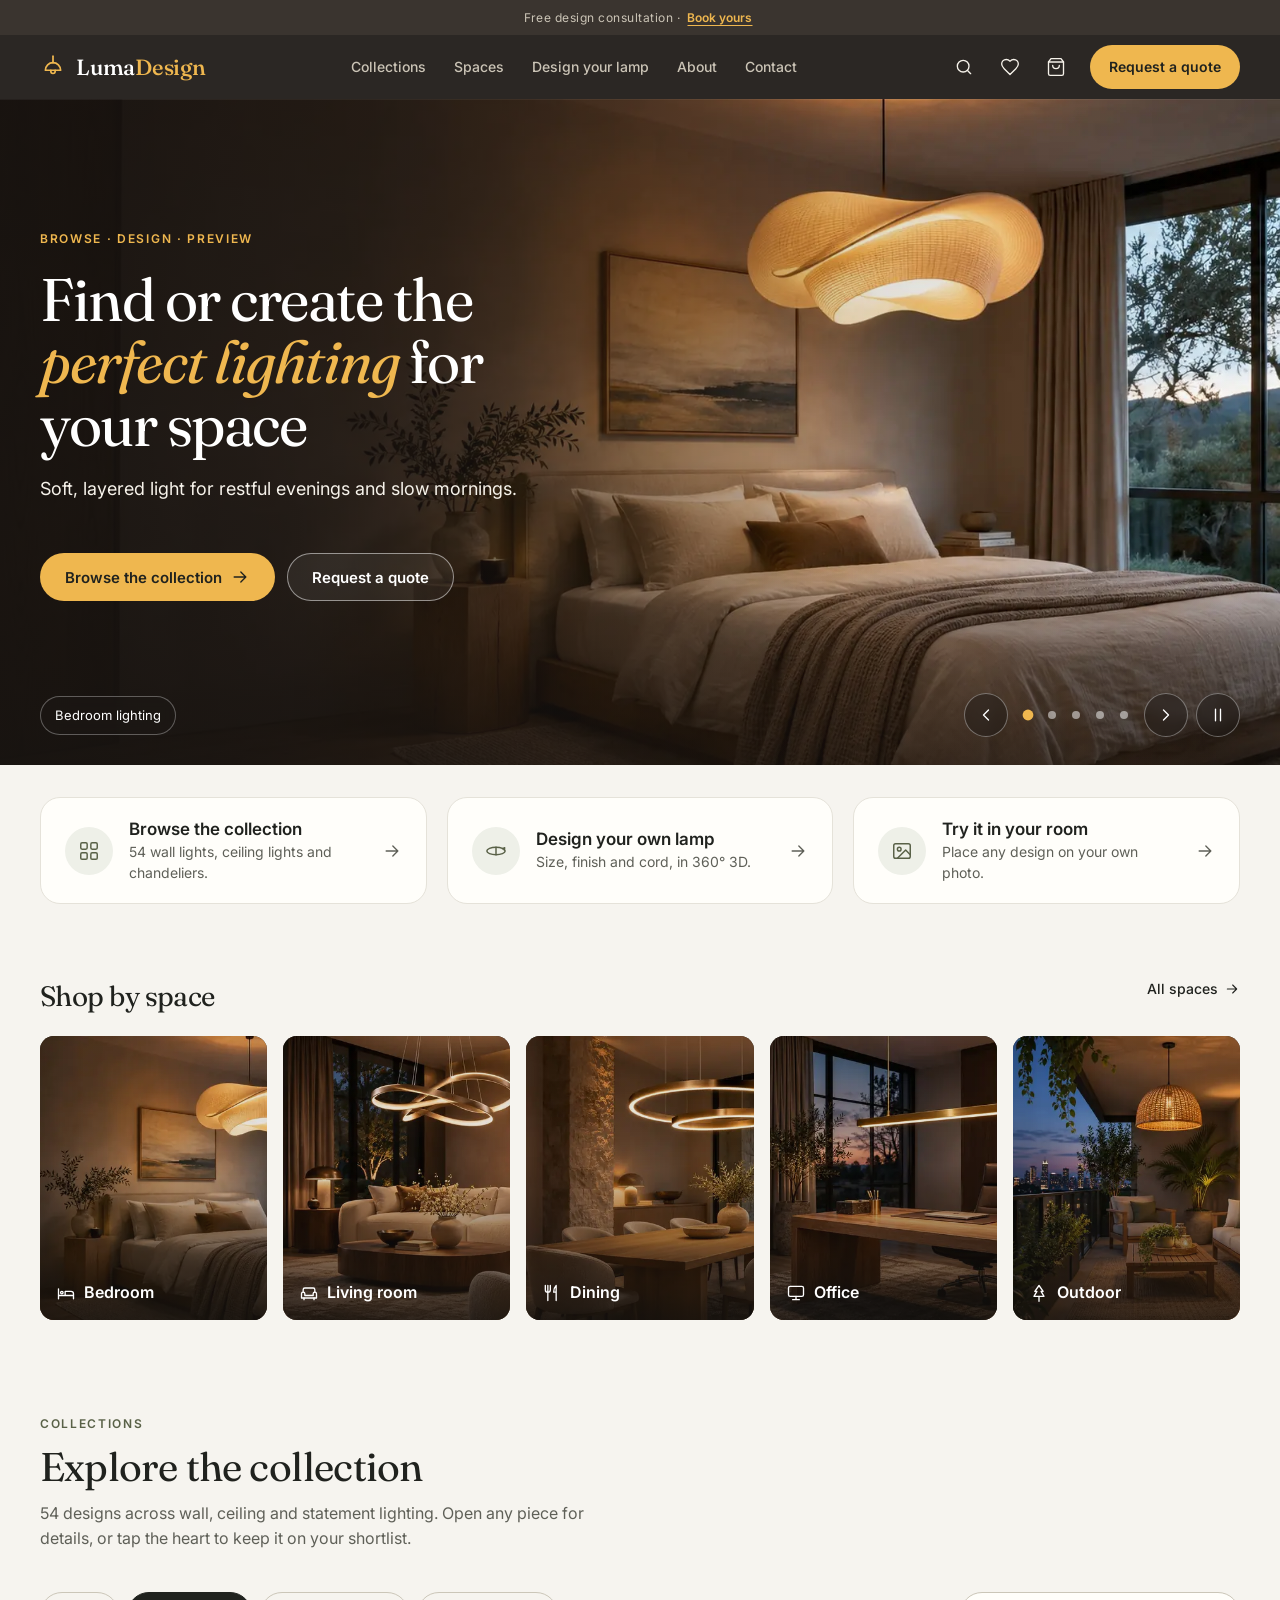
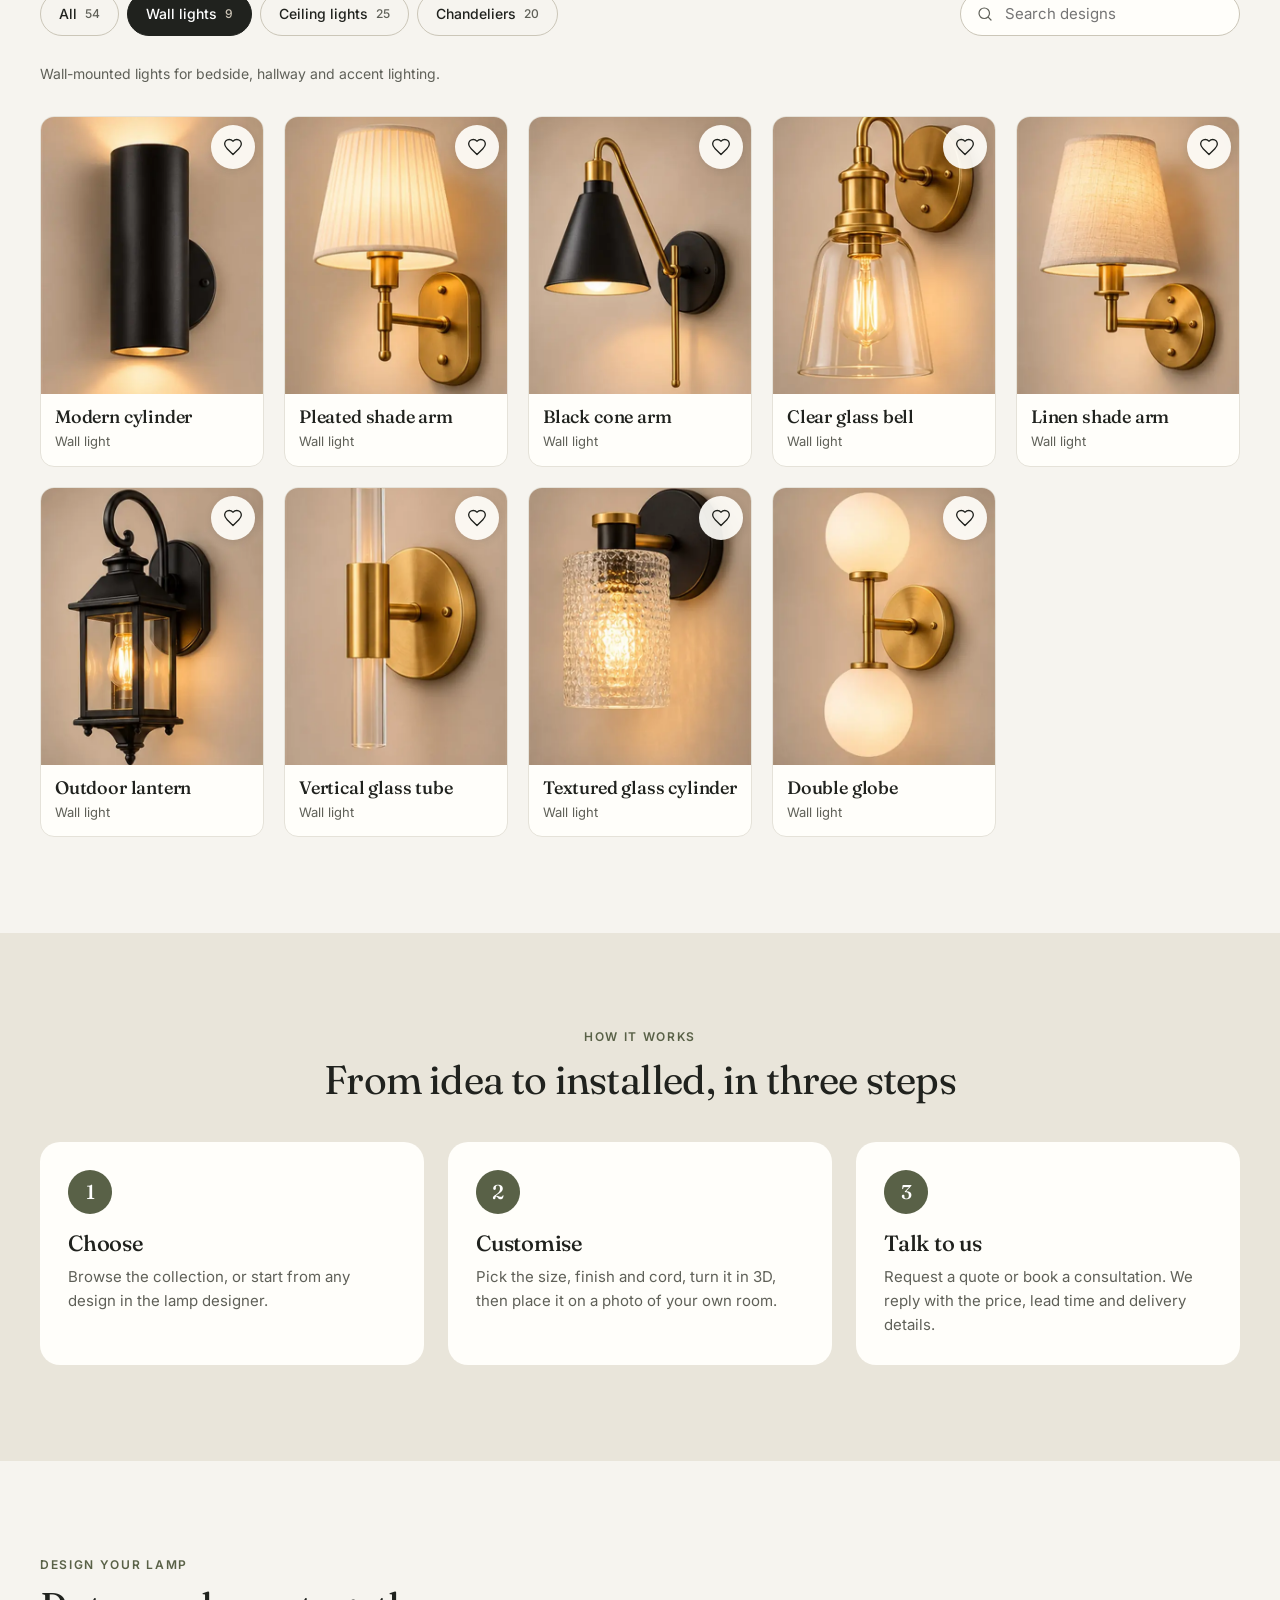
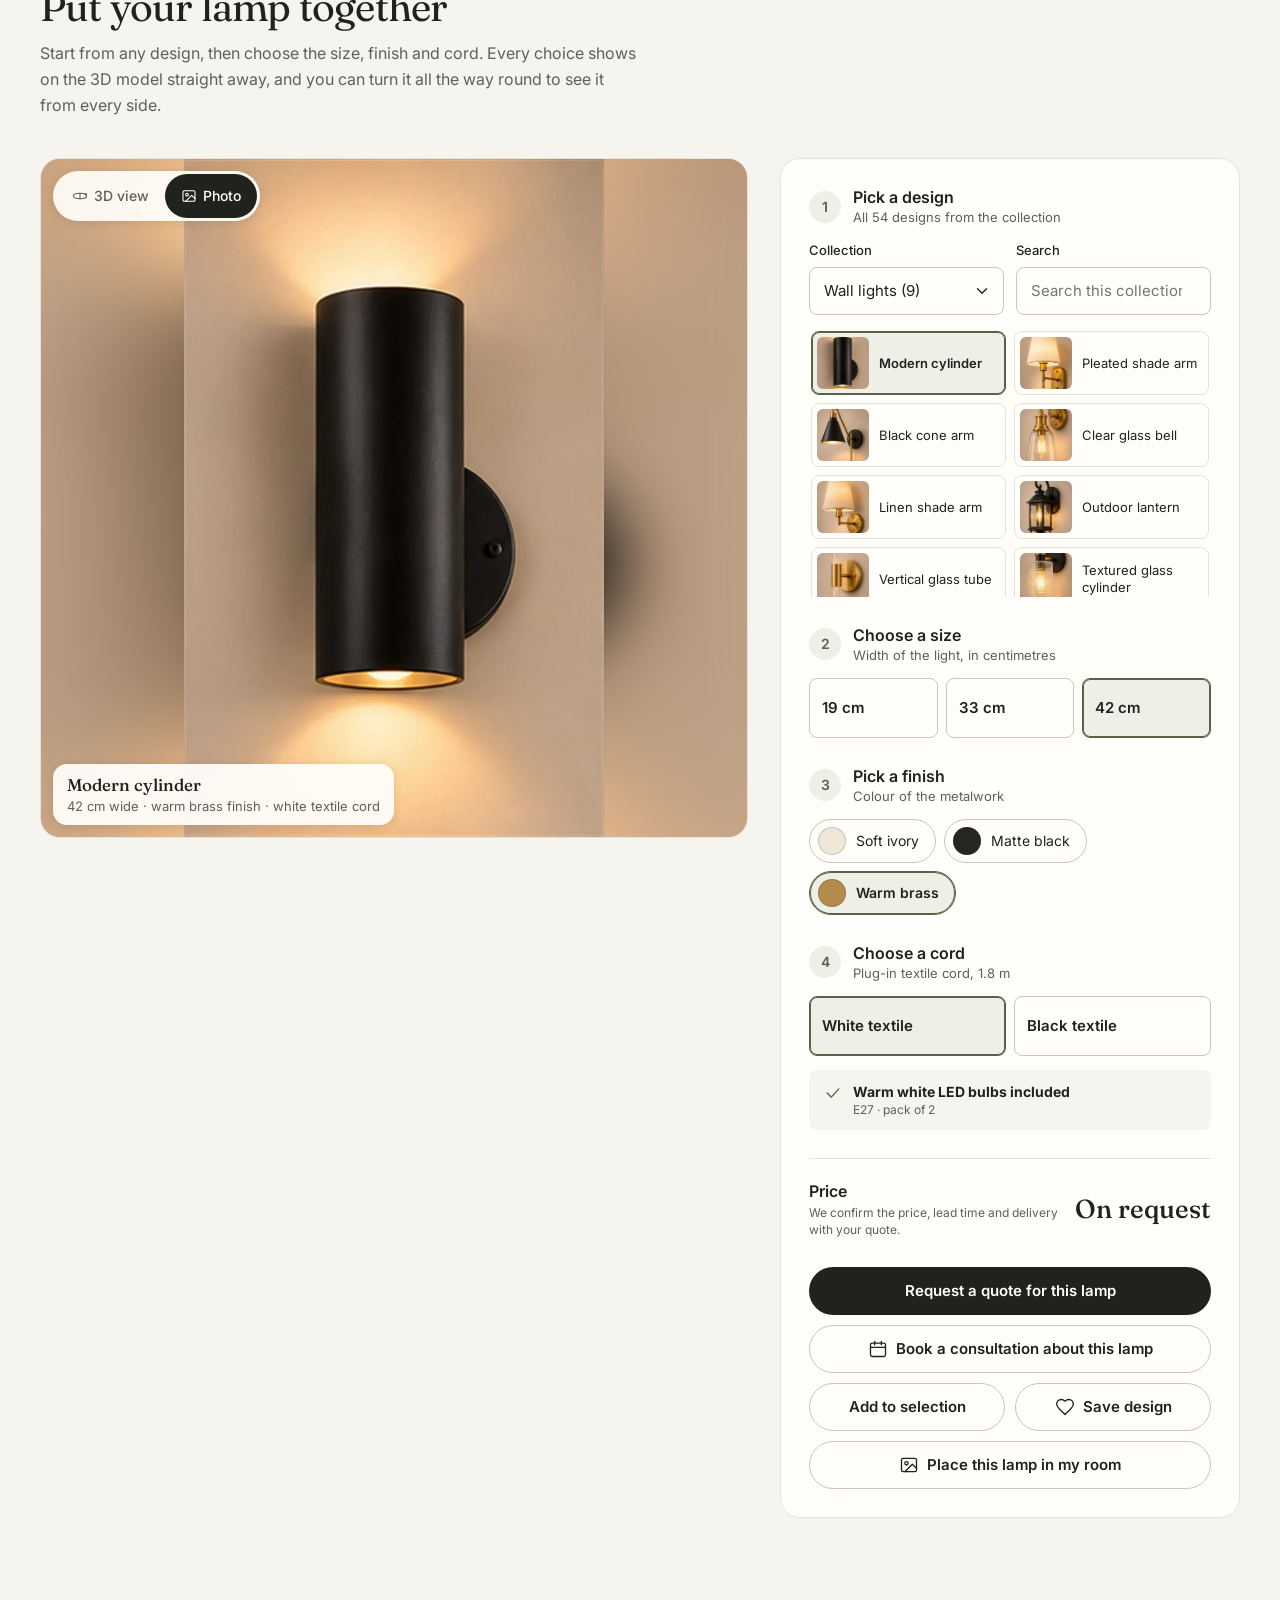
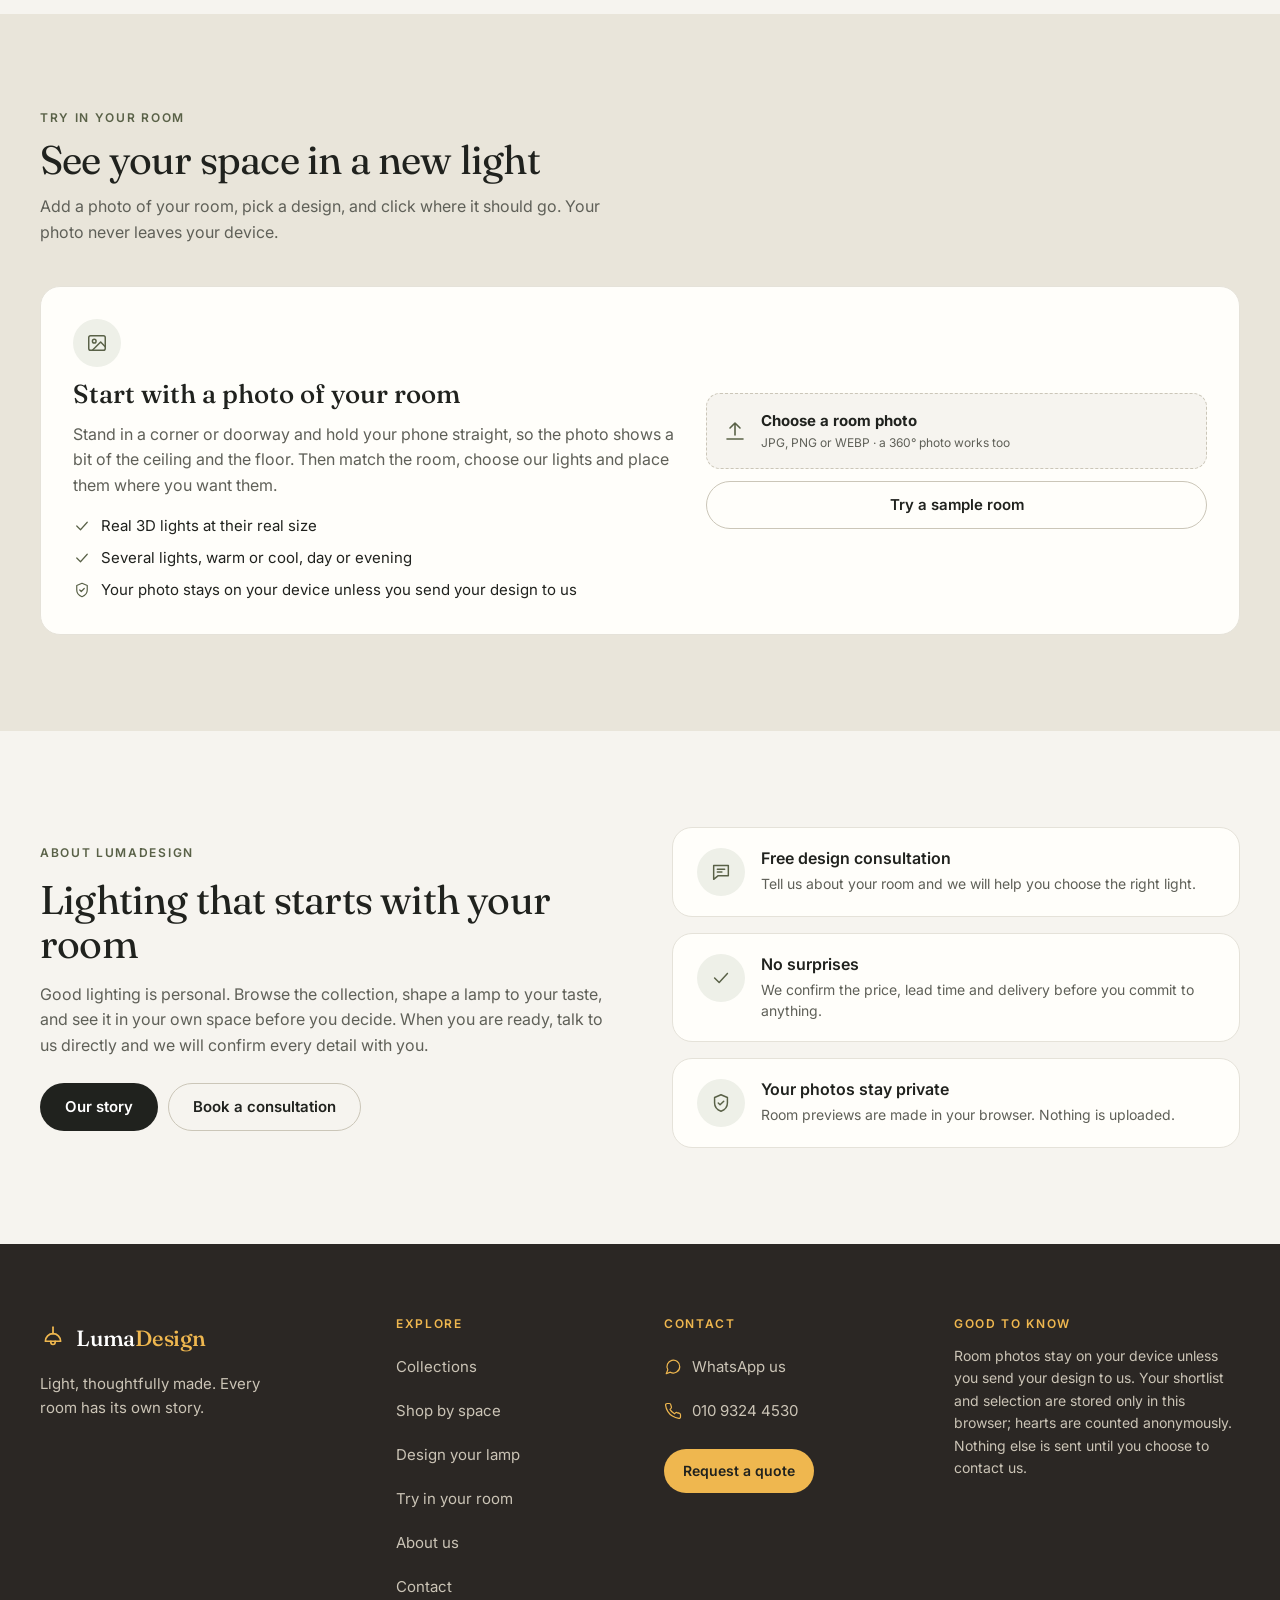
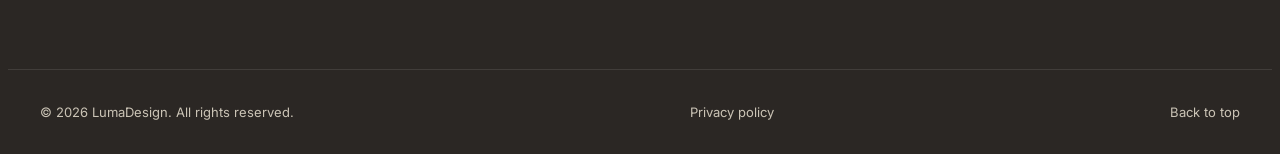
<file: index.html>
<!doctype html>
<html lang="en">
<head>
<meta charset="utf-8">
<meta name="viewport" content="width=device-width,initial-scale=1">
<meta name="theme-color" content="#2b2724">
<title>LumaDesign — Lighting designed around your space</title>
<meta name="description" content="Browse wall lights, ceiling lights and chandeliers, design your own lamp in 3D, preview it in a photo of your room, and request a quote from LumaDesign.">
<link rel="canonical" href="https://ykashef97.github.io/Lumoostudio30/">
<meta property="og:type" content="website">
<meta property="og:site_name" content="LumaDesign">
<meta property="og:title" content="LumaDesign — Lighting designed around your space">
<meta property="og:description" content="Browse the collection, design your own lamp in 3D, preview it in your room, and request a quote.">
<meta property="og:url" content="https://ykashef97.github.io/Lumoostudio30/">
<meta property="og:image" content="https://ykashef97.github.io/Lumoostudio30/og-image.jpg">
<meta property="og:image:width" content="1200">
<meta property="og:image:height" content="630">
<meta name="twitter:card" content="summary_large_image">
<link rel="icon" href="favicon.svg" type="image/svg+xml">
<link rel="preconnect" href="https://fonts.googleapis.com">
<link rel="preconnect" href="https://fonts.gstatic.com" crossorigin>
<link rel="stylesheet" href="https://fonts.googleapis.com/css2?family=Fraunces:ital,opsz,wght@0,9..144,400..600;1,9..144,400..600&family=Inter:wght@400..600&display=swap">
<link rel="preload" as="image" href="assets/img/hero/bedroom.webp" fetchpriority="high">
<link rel="stylesheet" href="assets/css/styles.css">
<link rel="modulepreload" href="assets/js/home.js">
<link rel="modulepreload" href="assets/js/visualizer.js">
<link rel="modulepreload" href="assets/js/core.js">
<link rel="modulepreload" href="assets/js/config.js">
<link rel="modulepreload" href="assets/js/content.js">
<link rel="modulepreload" href="assets/js/backend.js">
<link rel="modulepreload" href="assets/js/catalog.js">
<link rel="modulepreload" href="assets/js/media.js">
<link rel="modulepreload" href="assets/js/requests.js">
<script>document.documentElement.classList.add('js');setTimeout(function(){if(!window.LumaReady)document.documentElement.classList.remove('js')},5000)</script>
<script type="importmap">{"imports":{"three":"https://cdn.jsdelivr.net/npm/three@0.179.1/build/three.module.js","three/addons/":"https://cdn.jsdelivr.net/npm/three@0.179.1/examples/jsm/"}}</script>
</head>
<body>

<a class="skip-link" href="#main">Skip to content</a>

<p class="notice" data-cms>Free design consultation · <button class="notice-link" type="button" data-open-consult data-source="notice">Book yours</button></p>

<header class="site-header on-dark">
  <div class="container header-row">
    <a class="brand" href="./" aria-label="LumaDesign home">
      <svg class="icon brand-mark" aria-hidden="true"><use href="assets/img/icons.svg#i-lamp"/></svg>
      <span class="brand-name">Luma<span>Design</span></span>
    </a>

    <nav class="site-nav" id="siteNav" aria-label="Main">
      <a href="#collections">Collections</a>
      <a href="space.html">Spaces</a>
      <a href="#studio">Design your lamp</a>
      <a class="nav-extra" href="#visualize">Try in your room</a>
      <a href="about.html">About</a>
      <a href="contact.html">Contact</a>
      <button class="btn btn--gold nav-quote" type="button" data-open-quote>Request a quote</button>
    </nav>

    <div class="header-tools">
      <button class="icon-btn" type="button" id="openProductSearch" aria-label="Search the collection">
        <svg class="icon" aria-hidden="true"><use href="assets/img/icons.svg#i-search"/></svg>
      </button>
      <button class="icon-btn" type="button" id="favButton" aria-label="Your shortlist">
        <svg class="icon" aria-hidden="true"><use href="assets/img/icons.svg#i-heart"/></svg>
        <span class="badge" id="favCount" hidden>0</span>
      </button>
      <button class="icon-btn" type="button" id="cartButton" aria-label="Your selection">
        <svg class="icon" aria-hidden="true"><use href="assets/img/icons.svg#i-bag"/></svg>
        <span class="badge" id="cartCount" hidden>0</span>
      </button>
      <button class="btn btn--gold btn--sm header-quote" type="button" data-open-quote>Request a quote</button>
      <button class="icon-btn menu-button" type="button" id="mobileMenuButton" aria-expanded="false" aria-controls="siteNav" aria-label="Open menu">
        <svg class="icon icon-open" aria-hidden="true"><use href="assets/img/icons.svg#i-menu"/></svg>
        <svg class="icon icon-shut" aria-hidden="true"><use href="assets/img/icons.svg#i-close"/></svg>
      </button>
    </div>
  </div>
</header>

<main id="main">

  <!-- Hero -->
  <section class="hero on-dark" id="home" aria-label="Introduction">
    <div class="hero-media" id="heroSlides">
      <img class="hero-slide is-active" src="assets/img/hero/bedroom.webp" width="1600" height="900" alt="Warmly lit bedroom with a sculptural woven pendant lamp" fetchpriority="high">
      <img class="hero-slide" data-src="assets/img/hero/dining.webp" width="1600" height="900" alt="Dining room with a ring chandelier above the table" aria-hidden="true">
      <img class="hero-slide" data-src="assets/img/hero/office.webp" width="1600" height="900" alt="Home office with a linear light above the desk" aria-hidden="true">
      <img class="hero-slide" data-src="assets/img/hero/balcony.webp" width="1600" height="900" alt="Balcony at dusk with a woven pendant lamp" aria-hidden="true">
      <img class="hero-slide" data-src="assets/img/hero/living.webp" width="1600" height="900" alt="Living room with a looped ring chandelier above the sofa" aria-hidden="true">
    </div>
    <div class="hero-shade"></div>

    <div class="container hero-inner">
      <div class="hero-copy" data-cms>
        <p class="eyebrow">Browse · Design · Preview</p>
        <h1>Find or create the <em>perfect lighting</em> for your space</h1>
        <p class="hero-lede" id="heroLede">Soft, layered light for restful evenings and slow mornings.</p>
        <div class="hero-actions">
          <a class="btn btn--gold" href="#collections">Browse the collection <svg class="icon" aria-hidden="true"><use href="assets/img/icons.svg#i-arrow"/></svg></a>
          <button class="btn btn--ghost-light" type="button" data-open-quote>Request a quote</button>
        </div>
      </div>

      <div class="hero-carousel" id="heroCarousel" data-cms role="group" aria-label="Featured rooms">
        <span class="hero-chip" id="heroRoomLabel">Bedroom lighting</span>
        <div class="hero-controls">
          <button class="round-btn" type="button" id="heroPrevious" aria-label="Previous room"><svg class="icon" aria-hidden="true"><use href="assets/img/icons.svg#i-chevron-left"/></svg></button>
          <div class="hero-dots" id="heroDots">
            <button type="button" aria-label="Show bedroom" aria-current="true"></button>
            <button type="button" aria-label="Show dining room" aria-current="false"></button>
            <button type="button" aria-label="Show home office" aria-current="false"></button>
            <button type="button" aria-label="Show balcony" aria-current="false"></button>
            <button type="button" aria-label="Show living room" aria-current="false"></button>
          </div>
          <button class="round-btn" type="button" id="heroNext" aria-label="Next room"><svg class="icon" aria-hidden="true"><use href="assets/img/icons.svg#i-chevron-right"/></svg></button>
          <button class="round-btn" type="button" id="heroAutoplay" aria-label="Pause slideshow">
            <svg class="icon icon-pause" aria-hidden="true"><use href="assets/img/icons.svg#i-pause"/></svg>
            <svg class="icon icon-play" aria-hidden="true"><use href="assets/img/icons.svg#i-play"/></svg>
          </button>
        </div>
      </div>
    </div>
  </section>

  <!-- Three ways in -->
  <section class="container quickcards" id="quickcards" aria-label="Ways to get started" data-cms>
    <a class="quickcard reveal" href="#collections">
      <span class="quickcard-icon"><svg class="icon" aria-hidden="true"><use href="assets/img/icons.svg#i-grid"/></svg></span>
      <span class="quickcard-text"><strong>Browse the collection</strong><span>54 wall lights, ceiling lights and chandeliers.</span></span>
      <svg class="icon quickcard-arrow" aria-hidden="true"><use href="assets/img/icons.svg#i-arrow"/></svg>
    </a>
    <a class="quickcard reveal" href="#studio">
      <span class="quickcard-icon"><svg class="icon" aria-hidden="true"><use href="assets/img/icons.svg#i-orbit"/></svg></span>
      <span class="quickcard-text"><strong>Design your own lamp</strong><span>Size, finish and cord, in 360° 3D.</span></span>
      <svg class="icon quickcard-arrow" aria-hidden="true"><use href="assets/img/icons.svg#i-arrow"/></svg>
    </a>
    <a class="quickcard reveal" href="#visualize">
      <span class="quickcard-icon"><svg class="icon" aria-hidden="true"><use href="assets/img/icons.svg#i-image"/></svg></span>
      <span class="quickcard-text"><strong>Try it in your room</strong><span>Place any design on your own photo.</span></span>
      <svg class="icon quickcard-arrow" aria-hidden="true"><use href="assets/img/icons.svg#i-arrow"/></svg>
    </a>
  </section>

  <!-- Shop by space -->
  <section class="section section--tight" id="spaces" aria-labelledby="spacesTitle" data-cms>
    <div class="container">
      <div class="section-row">
        <h2 class="h2 h2--sm" id="spacesTitle">Shop by space</h2>
        <a class="text-link" href="space.html">All spaces <svg class="icon" aria-hidden="true"><use href="assets/img/icons.svg#i-arrow"/></svg></a>
      </div>
      <div class="space-grid">
        <a class="space-card" href="space.html?room=bedroom">
          <img src="assets/img/hero/bedroom-800.webp" alt="" loading="lazy" width="800" height="450">
          <span><svg class="icon" aria-hidden="true"><use href="assets/img/icons.svg#i-bed"/></svg>Bedroom</span>
        </a>
        <a class="space-card" href="space.html?room=living">
          <img src="assets/img/hero/living-800.webp" alt="" loading="lazy" width="800" height="450">
          <span><svg class="icon" aria-hidden="true"><use href="assets/img/icons.svg#i-sofa"/></svg>Living room</span>
        </a>
        <a class="space-card" href="space.html?room=dining">
          <img src="assets/img/hero/dining-800.webp" alt="" loading="lazy" width="800" height="450">
          <span><svg class="icon" aria-hidden="true"><use href="assets/img/icons.svg#i-dining"/></svg>Dining</span>
        </a>
        <a class="space-card" href="space.html?room=office">
          <img src="assets/img/hero/office-800.webp" alt="" loading="lazy" width="800" height="450">
          <span><svg class="icon" aria-hidden="true"><use href="assets/img/icons.svg#i-desk"/></svg>Office</span>
        </a>
        <a class="space-card" href="space.html?room=outdoor">
          <img src="assets/img/hero/balcony-800.webp" alt="" loading="lazy" width="800" height="450">
          <span><svg class="icon" aria-hidden="true"><use href="assets/img/icons.svg#i-tree"/></svg>Outdoor</span>
        </a>
      </div>
    </div>
  </section>

  <!-- Featured designs (chosen in the admin portal; hidden until it has designs) -->
  <section class="section" id="featured" aria-labelledby="featuredTitle" data-cms hidden>
    <div class="container">
      <div class="section-head reveal">
        <p class="eyebrow">Featured</p>
        <h2 class="h2" id="featuredTitle">Designs we love right now</h2>
        <p class="lede" hidden></p>
      </div>
      <div class="product-grid" id="featuredGrid"></div>
    </div>
  </section>

  <!-- Collections -->
  <section class="section" id="collections" aria-labelledby="collectionsTitle" data-cms>
    <div class="container">
      <div class="section-head reveal">
        <p class="eyebrow">Collections</p>
        <h2 class="h2" id="collectionsTitle">Explore the collection</h2>
        <p class="lede">Fifty-four designs across wall, ceiling and statement lighting. Open any piece for details, or tap the heart to keep it on your shortlist.</p>
      </div>

      <div class="filter-bar">
        <div class="chips" role="group" aria-label="Filter by type">
          <button class="chip" type="button" data-style-category="all" aria-pressed="false">All <span>54</span></button>
          <button class="chip" type="button" data-style-category="sconces" aria-pressed="true">Wall lights <span>9</span></button>
          <button class="chip" type="button" data-style-category="ceiling" aria-pressed="false">Ceiling lights <span>25</span></button>
          <button class="chip" type="button" data-style-category="chandeliers" aria-pressed="false">Chandeliers <span>20</span></button>
        </div>
        <label class="search-field">
          <span class="visually-hidden">Search the collection</span>
          <svg class="icon" aria-hidden="true"><use href="assets/img/icons.svg#i-search"/></svg>
          <input id="catalogSearch" type="search" placeholder="Search designs" autocomplete="off">
        </label>
      </div>

      <p class="filter-note" id="styleCategoryNote" aria-live="polite">Wall-mounted lights for bedside, hallway and accent lighting.</p>
      <div class="product-grid" id="styleGrid"></div>
    </div>
  </section>

  <!-- How it works -->
  <section class="section section--sand" id="how" aria-labelledby="howTitle" data-cms>
    <div class="container">
      <div class="section-head section-head--center reveal">
        <p class="eyebrow">How it works</p>
        <h2 class="h2" id="howTitle">From idea to installed, in three steps</h2>
      </div>
      <ol class="steps">
        <li class="step-card reveal">
          <span class="step-num">1</span>
          <h3>Choose</h3>
          <p>Browse the collection, or start from any design in the lamp designer.</p>
        </li>
        <li class="step-card reveal">
          <span class="step-num">2</span>
          <h3>Customise</h3>
          <p>Pick the size, finish and cord, turn it in 3D, then place it on a photo of your own room.</p>
        </li>
        <li class="step-card reveal">
          <span class="step-num">3</span>
          <h3>Talk to us</h3>
          <p>Request a quote or book a consultation. We reply with the price, lead time and delivery details.</p>
        </li>
      </ol>
    </div>
  </section>

  <!-- Lamp designer -->
  <section class="section" id="studio" aria-labelledby="studioTitle">
    <div class="container">
      <div class="section-head reveal" data-cms>
        <p class="eyebrow">Design your lamp</p>
        <h2 class="h2" id="studioTitle">Put your lamp together</h2>
        <p class="lede">Start from any design, then choose the size, finish and cord. Every choice shows on the 3D model straight away, and you can turn it all the way round to see it from every side.</p>
      </div>

      <div class="builder">
        <div class="builder-stage" id="builderStage" data-view="3d" data-state="idle">
          <div class="stage-view stage-3d" id="stage3d">
            <div id="threeMount" tabindex="0" role="img" aria-label="3D view of the lamp. Drag to turn it all the way round. Arrow keys turn, plus and minus zoom."></div>
            <div class="stage-loading" aria-live="polite">
              <span class="spinner" aria-hidden="true"></span>
              <p id="threeMessage">Loading the 3D view…</p>
            </div>
            <p class="stage-hint" id="stageHint"><svg class="icon" aria-hidden="true"><use href="assets/img/icons.svg#i-hand"/></svg><span>Drag to turn 360°<span class="hint-zoom"> · click, then scroll to zoom</span></span></p>
          </div>
          <div class="stage-view stage-photo photo-fill" id="stagePhoto">
            <img id="stagePhotoImg" alt="" width="480" height="640">
          </div>

          <div class="stage-top">
            <div class="segmented" role="group" aria-label="Preview type">
              <button type="button" data-stage-view="3d" aria-pressed="true"><svg class="icon" aria-hidden="true"><use href="assets/img/icons.svg#i-orbit"/></svg>3D view</button>
              <button type="button" data-stage-view="photo" aria-pressed="false"><svg class="icon" aria-hidden="true"><use href="assets/img/icons.svg#i-image"/></svg>Photo</button>
            </div>
            <div class="stage-tools" role="group" aria-label="3D view options">
              <button class="stage-btn" type="button" id="autoRotateBtn" aria-pressed="true" aria-label="Stop turning"><svg class="icon" aria-hidden="true"><use href="assets/img/icons.svg#i-rotate"/></svg></button>
              <button class="stage-btn" type="button" id="explodeToggle" aria-pressed="false" aria-label="Show the parts separately"><svg class="icon" aria-hidden="true"><use href="assets/img/icons.svg#i-layers"/></svg></button>
              <button class="stage-btn" type="button" id="resetView" aria-label="Reset the view"><svg class="icon" aria-hidden="true"><use href="assets/img/icons.svg#i-reset"/></svg></button>
            </div>
          </div>

          <p class="stage-caption"><strong id="selectedBuildTitle">Modern cylinder</strong><span id="selectedBuildName"></span></p>
          <div class="stage-nav" role="group" aria-label="Turn and zoom">
            <button class="stage-btn" type="button" id="turnLeft" aria-label="Turn left"><svg class="icon" aria-hidden="true"><use href="assets/img/icons.svg#i-chevron-left"/></svg></button>
            <button class="stage-btn" type="button" id="zoomOut" aria-label="Zoom out"><svg class="icon" aria-hidden="true"><use href="assets/img/icons.svg#i-minus"/></svg></button>
            <button class="stage-btn" type="button" id="zoomIn" aria-label="Zoom in"><svg class="icon" aria-hidden="true"><use href="assets/img/icons.svg#i-plus"/></svg></button>
            <button class="stage-btn" type="button" id="turnRight" aria-label="Turn right"><svg class="icon" aria-hidden="true"><use href="assets/img/icons.svg#i-chevron-right"/></svg></button>
          </div>
        </div>

        <div class="builder-panel">
          <div class="builder-step">
            <div class="step-head"><span class="step-badge">1</span><div><h3>Pick a design</h3><p data-cms>All 54 designs from the collection</p></div></div>
            <div class="field-row">
              <label class="field"><span>Collection</span>
                <select id="builderCategory">
                  <option value="sconces">Wall lights (9)</option>
                  <option value="ceiling">Ceiling lights (25)</option>
                  <option value="chandeliers">Chandeliers (20)</option>
                </select>
              </label>
              <label class="field"><span>Search</span>
                <input id="builderSearch" type="search" placeholder="Search this collection" autocomplete="off">
              </label>
            </div>
            <div class="picker" id="builderStyleGrid"></div>
          </div>

          <div class="builder-step">
            <div class="step-head"><span class="step-badge">2</span><div><h3>Choose a size</h3><p id="sizeHint">Width of the light, in centimetres</p></div></div>
            <div class="options options--3">
              <button class="option" type="button" data-shade="19" aria-pressed="false"><b>19 cm</b><small data-price="shade:19"></small></button>
              <button class="option" type="button" data-shade="33" aria-pressed="false"><b>33 cm</b><small data-price="shade:33"></small></button>
              <button class="option" type="button" data-shade="42" aria-pressed="true"><b>42 cm</b><small data-price="shade:42"></small></button>
            </div>
          </div>

          <div class="builder-step">
            <div class="step-head"><span class="step-badge">3</span><div><h3>Pick a finish</h3><p>Colour of the metalwork</p></div></div>
            <div class="swatches">
              <button class="swatch" type="button" data-finish="white" aria-pressed="false"><span style="background:#eee8d9"></span>Soft ivory</button>
              <button class="swatch" type="button" data-finish="black" aria-pressed="false"><span style="background:#262622"></span>Matte black</button>
              <button class="swatch" type="button" data-finish="brass" aria-pressed="true"><span style="background:#b38b4b"></span>Warm brass</button>
            </div>
          </div>

          <div class="builder-step">
            <div class="step-head"><span class="step-badge">4</span><div><h3>Choose a cord</h3><p id="cordHint">Plug-in textile cord, 1.8 m</p></div></div>
            <div class="options options--2" id="cordOptions">
              <button class="option" type="button" data-cord="white" aria-pressed="true"><b>White textile</b><small data-price="cord"></small></button>
              <button class="option" type="button" data-cord="black" aria-pressed="false"><b>Black textile</b><small data-price="cord"></small></button>
            </div>
            <p class="included included--note" id="cordNote" hidden><svg class="icon" aria-hidden="true"><use href="assets/img/icons.svg#i-check"/></svg><span>Ceiling lights mount directly to the ceiling, so no cord is needed.</span></p>
            <p class="included"><svg class="icon" aria-hidden="true"><use href="assets/img/icons.svg#i-check"/></svg><span><b>Warm white LED bulbs included</b> <small>E27 · pack of 2 · <span data-price="bulb"></span></small></span></p>
          </div>

          <div class="estimate">
            <div><span>Estimated total</span><small id="estimateNote">Light, cord and bulbs. Final price confirmed in your quote.</small></div>
            <b id="assemblyTotal"></b>
          </div>

          <div class="builder-actions">
            <button class="btn btn--primary btn--block" id="quoteBuild" type="button">Request a quote for this lamp</button>
            <button class="btn btn--outline btn--block" id="consultBuild" type="button"><svg class="icon" aria-hidden="true"><use href="assets/img/icons.svg#i-calendar"/></svg>Book a consultation about this lamp</button>
            <button class="btn btn--outline" id="addBuildToCart" type="button">Add to selection</button>
            <button class="btn btn--outline" id="saveDesign" type="button"><svg class="icon" aria-hidden="true"><use href="assets/img/icons.svg#i-heart"/></svg>Save design</button>
            <button class="btn btn--outline btn--block" id="roomBuild" type="button"><svg class="icon" aria-hidden="true"><use href="assets/img/icons.svg#i-image"/></svg>Place this lamp in my room</button>
          </div>
        </div>
      </div>
    </div>
  </section>

  <!-- Room visualiser -->
  <section class="section section--sand" id="visualize" aria-labelledby="visualizeTitle">
    <div class="container">
      <div class="section-head reveal" data-cms>
        <p class="eyebrow">Try in your room</p>
        <h2 class="h2" id="visualizeTitle">See your space in a new light</h2>
        <p class="lede">Add a photo of your room, pick a design, and click where it should go. Your photo never leaves your device.</p>
      </div>

      <!-- Room Studio: 3D lamps placed in a photo of the customer's room (assets/js/roomstudio.js, loaded on demand) -->
      <div class="room-studio" id="roomStudio">
        <div class="rs-start" id="rsStart">
          <div class="rs-start-copy">
            <span class="quickcard-icon"><svg class="icon" aria-hidden="true"><use href="assets/img/icons.svg#i-image"/></svg></span>
            <h3>Start with a photo of your room</h3>
            <p>Stand in a corner or doorway and hold your phone straight, so the photo shows a bit of the ceiling and the floor. Then match the room, choose our lights and place them where you want them.</p>
            <ul class="rs-start-points">
              <li><svg class="icon" aria-hidden="true"><use href="assets/img/icons.svg#i-check"/></svg>Real 3D lights at their real size</li>
              <li><svg class="icon" aria-hidden="true"><use href="assets/img/icons.svg#i-check"/></svg>Several lights, warm or cool, day or evening</li>
              <li><svg class="icon" aria-hidden="true"><use href="assets/img/icons.svg#i-shield"/></svg>Your photo stays on your device unless you send your design to us</li>
            </ul>
          </div>
          <div class="rs-start-actions">
            <label class="upload-drop" for="rsFile">
              <svg class="icon" aria-hidden="true"><use href="assets/img/icons.svg#i-upload"/></svg>
              <span><b>Choose a room photo</b><small>JPG, PNG or WEBP · a 360° photo works too</small></span>
            </label>
            <input class="visually-hidden" id="rsFile" type="file" accept="image/jpeg,image/png,image/webp,image/heic,image/heif">
            <button class="btn btn--outline" type="button" id="rsSample">Try a sample room</button>
            <div class="rs-saved" id="rsSavedList" hidden></div>
          </div>
        </div>
        <div class="rs-work" id="rsWork" hidden></div>
        <div class="rs-busy" aria-hidden="true"><span class="spinner"></span></div>
      </div>

      <!-- Simple 2D preview: used only if the browser cannot run the Room Studio -->
      <div class="visual-fallback" id="visualFallback" hidden>
      <div class="visualizer">
        <div class="visual-controls">
          <label class="upload-drop" for="fileInput">
            <svg class="icon" aria-hidden="true"><use href="assets/img/icons.svg#i-upload"/></svg>
            <span><b>Choose a room photo</b><small>JPG, PNG or WEBP · up to 20 MB</small></span>
          </label>
          <input class="visually-hidden" id="fileInput" type="file" accept="image/jpeg,image/png,image/webp">
          <button class="text-link text-link--btn" type="button" data-sample-room>No photo handy? Try a sample room</button>

          <label class="field" for="visualCategory"><span>Collection</span>
            <select id="visualCategory">
              <option value="sconces">Wall lights</option>
              <option value="ceiling">Ceiling lights</option>
              <option value="chandeliers">Chandeliers</option>
            </select>
          </label>
          <label class="field" for="visualFixture"><span>Design</span>
            <select id="visualFixture"></select>
          </label>

          <div class="field">
            <div class="range-head"><label for="visualScale">Fixture size</label><output id="visualScaleLabel" for="visualScale">32%</output></div>
            <input id="visualScale" type="range" min="18" max="58" value="32">
          </div>
          <div class="field">
            <div class="range-head"><label for="visualGlow">Warm light glow</label><output id="visualGlowLabel" for="visualGlow">55%</output></div>
            <input id="visualGlow" type="range" min="0" max="100" value="55">
          </div>

          <div class="visual-actions">
            <button class="btn btn--primary" type="button" id="downloadVisualization" disabled><svg class="icon" aria-hidden="true"><use href="assets/img/icons.svg#i-download"/></svg>Download image</button>
            <button class="btn btn--outline" type="button" id="addVisualToCart">Add to selection</button>
          </div>
          <p class="status" id="visualStatus" role="status">Add a room photo to start.</p>
        </div>

        <div class="visual-stage" id="visualStage">
          <canvas id="visualCanvas" width="1200" height="760" role="img" aria-label="Your room with the selected light placed on it" hidden></canvas>
          <div class="visual-empty" id="visualEmpty">
            <span class="quickcard-icon"><svg class="icon" aria-hidden="true"><use href="assets/img/icons.svg#i-image"/></svg></span>
            <b>Your room preview appears here</b>
            <p>Upload a photo, then click where you want the light.</p>
            <div class="visual-empty-actions">
              <button class="btn btn--primary" type="button" data-pick-room>Upload a photo</button>
              <button class="btn btn--outline" type="button" data-sample-room>Try a sample room</button>
            </div>
          </div>
          <p class="visual-hint" id="visualHint" hidden>Click the photo to move the light</p>
        </div>
      </div>
      </div>
    </div>
  </section>

  <!-- About teaser -->
  <section class="section" id="about" aria-labelledby="aboutTitle" data-cms>
    <div class="container about">
      <div class="about-copy reveal">
        <p class="eyebrow">About LumaDesign</p>
        <h2 class="h2" id="aboutTitle">Lighting that starts with your room</h2>
        <p class="lede">Good lighting is personal. Browse the collection, shape a lamp to your taste, and see it in your own space before you decide. When you are ready, talk to us directly and we will confirm every detail with you.</p>
        <div class="about-actions">
          <a class="btn btn--primary" href="about.html">Our story</a>
          <button class="btn btn--outline" type="button" data-open-consult data-source="home-about">Book a consultation</button>
        </div>
      </div>
      <ul class="trust-list">
        <li class="reveal">
          <span class="quickcard-icon"><svg class="icon" aria-hidden="true"><use href="assets/img/icons.svg#i-chat"/></svg></span>
          <div><h3>Free design consultation</h3><p>Tell us about your room and we will help you choose the right light.</p></div>
        </li>
        <li class="reveal">
          <span class="quickcard-icon"><svg class="icon" aria-hidden="true"><use href="assets/img/icons.svg#i-check"/></svg></span>
          <div><h3>No surprises</h3><p>We confirm the price, lead time and delivery before you commit to anything.</p></div>
        </li>
        <li class="reveal">
          <span class="quickcard-icon"><svg class="icon" aria-hidden="true"><use href="assets/img/icons.svg#i-shield"/></svg></span>
          <div><h3>Your photos stay private</h3><p>Room previews are made in your browser. Nothing is uploaded.</p></div>
        </li>
      </ul>
    </div>
  </section>

  <!-- Shortlist (shown only when something is saved) -->
  <section class="section section--sand" id="saved" aria-labelledby="savedTitle" hidden>
    <div class="container">
      <div class="section-row">
        <div>
          <p class="eyebrow">Your shortlist</p>
          <h2 class="h2" id="savedTitle">Saved designs</h2>
          <p class="lede">Kept on this device for your next visit.</p>
        </div>
        <div class="saved-actions">
          <button class="btn btn--primary" id="quoteSaved" type="button">Request a quote for these</button>
          <button class="btn btn--outline" id="clearSaved" type="button">Clear shortlist</button>
        </div>
      </div>
      <ul class="saved-list" id="savedList"></ul>
    </div>
  </section>

</main>

<footer class="site-footer on-dark">
  <div class="container footer-grid">
    <div class="footer-brand">
      <a class="brand" href="./" aria-label="LumaDesign home">
        <svg class="icon brand-mark" aria-hidden="true"><use href="assets/img/icons.svg#i-lamp"/></svg>
        <span class="brand-name">Luma<span>Design</span></span>
      </a>
      <p>Light, thoughtfully made. Every room has its own story.</p>
      <div class="footer-social" id="footerSocial" hidden></div>
    </div>
    <div>
      <h2 class="footer-title">Explore</h2>
      <ul class="footer-links">
        <li><a href="#collections">Collections</a></li>
        <li><a href="space.html">Shop by space</a></li>
        <li><a href="#studio">Design your lamp</a></li>
        <li><a href="#visualize">Try in your room</a></li>
        <li><a href="about.html">About us</a></li>
        <li><a href="contact.html">Contact</a></li>
      </ul>
    </div>
    <div>
      <h2 class="footer-title">Contact</h2>
      <ul class="footer-links footer-contact" id="footerContact"></ul>
      <button class="btn btn--gold btn--sm" type="button" data-open-quote>Request a quote</button>
    </div>
    <div>
      <h2 class="footer-title">Good to know</h2>
      <p class="footer-note">Room photos stay on your device unless you send your design to us. Your shortlist and selection are stored only in this browser; hearts are counted anonymously. Nothing else is sent until you choose to contact us.</p>
    </div>
  </div>
  <div class="container footer-bottom">
    <p>© 2026 LumaDesign. All rights reserved.</p>
    <a href="privacy.html">Privacy policy</a>
    <a href="#main">Back to top</a>
  </div>
</footer>

<script type="module" src="assets/js/home.js"></script>
</body>
</html>
</file>
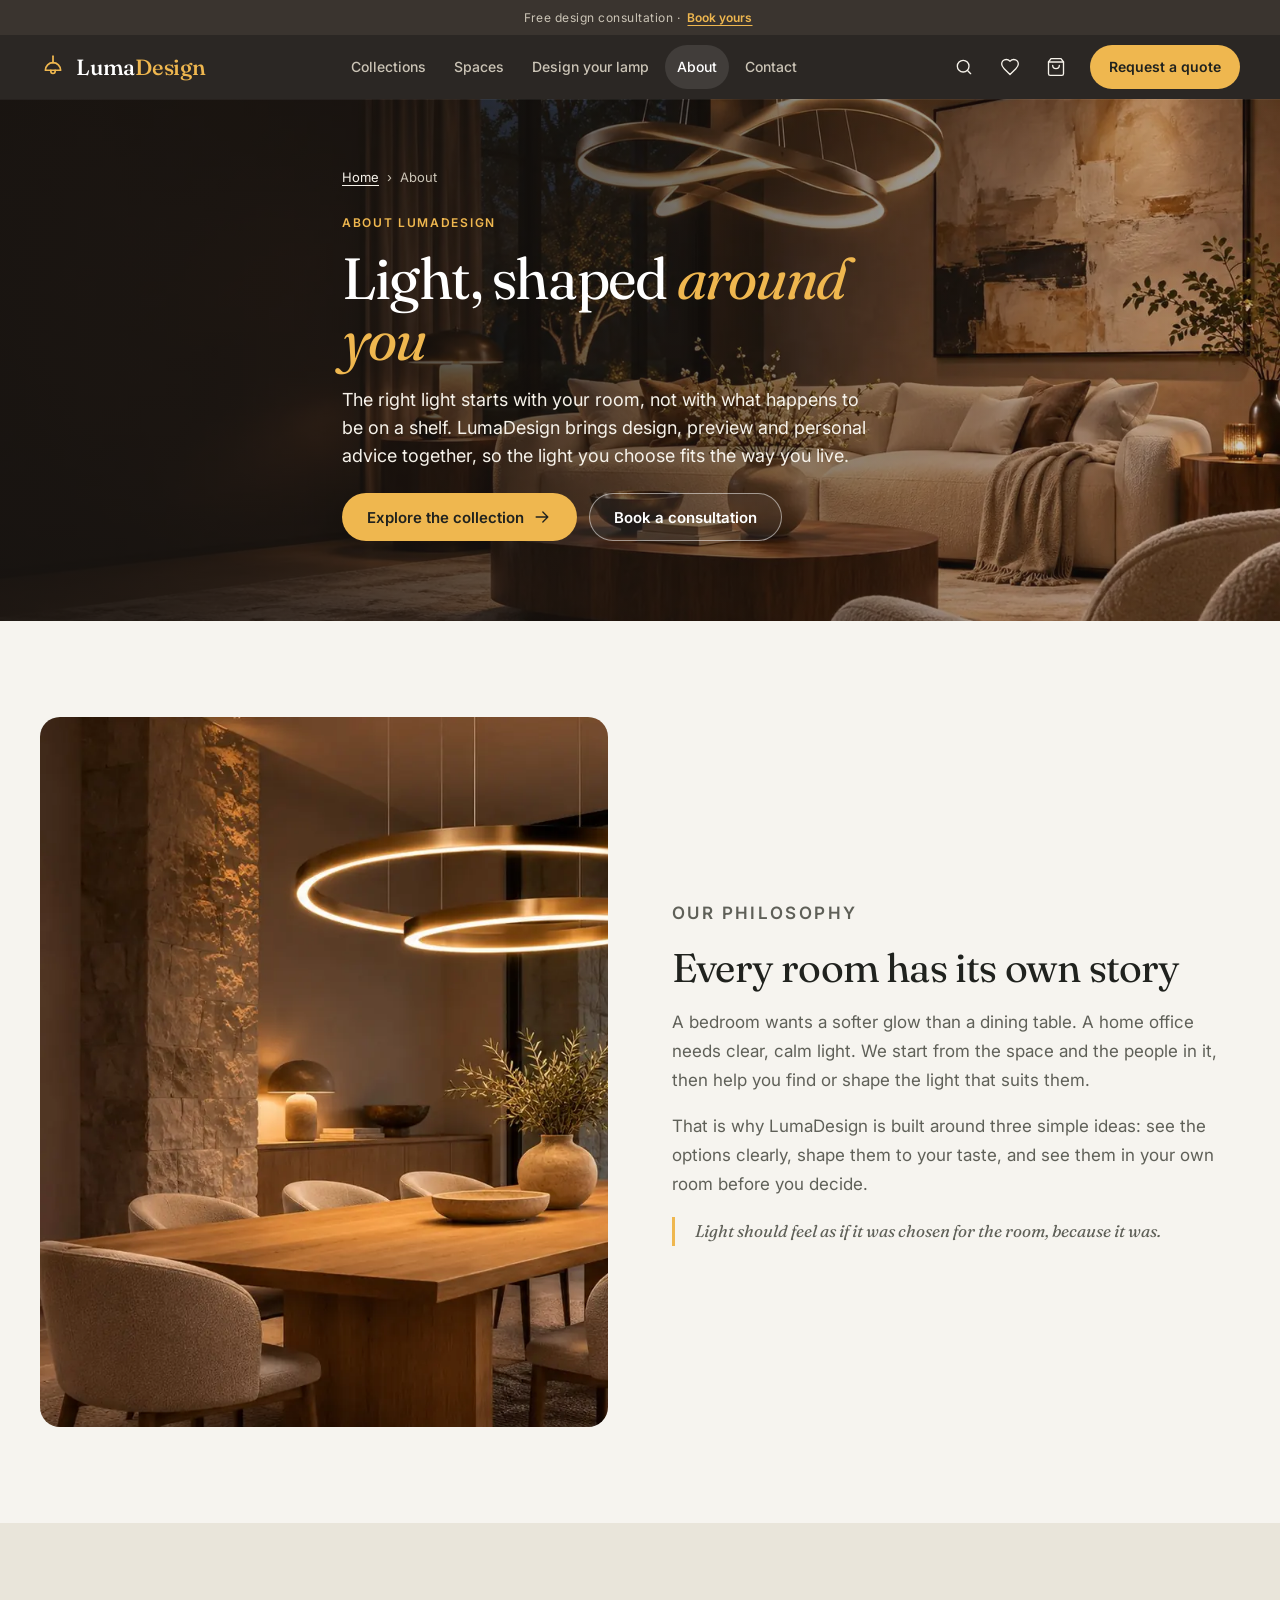
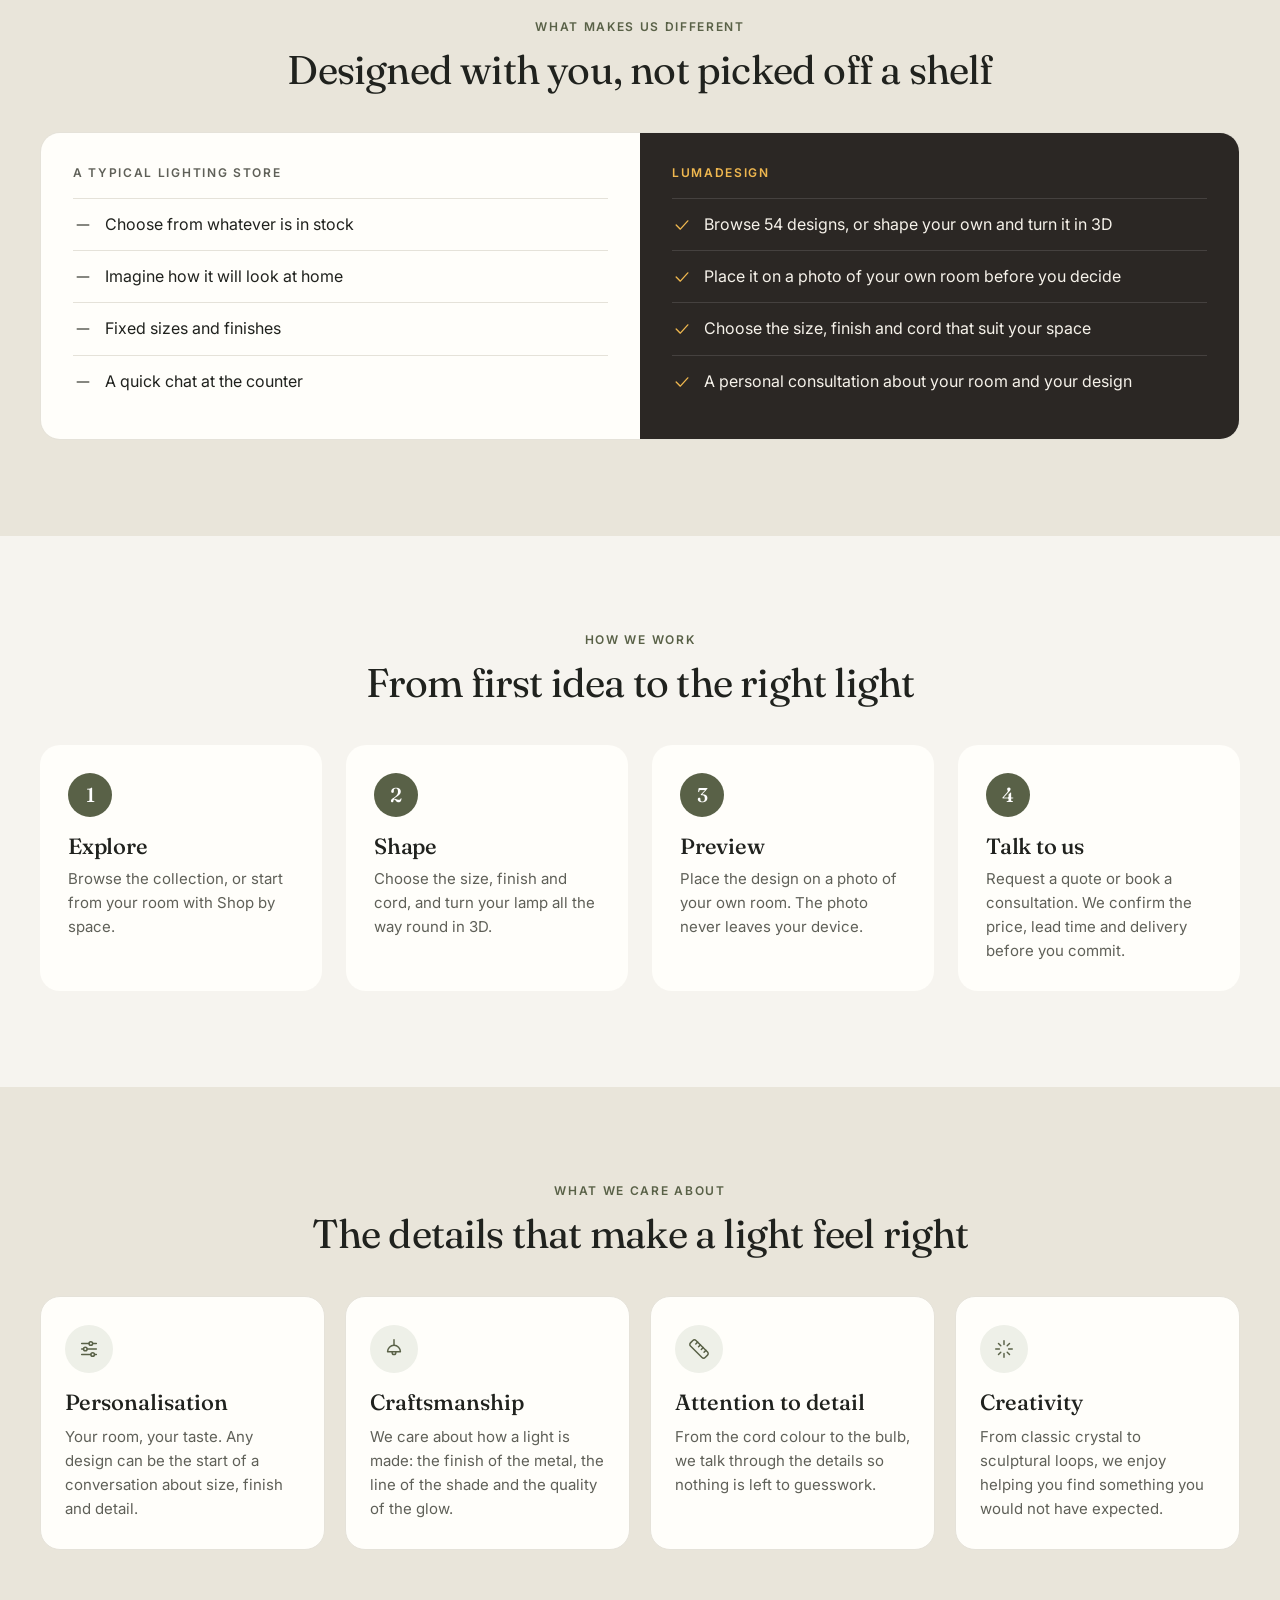
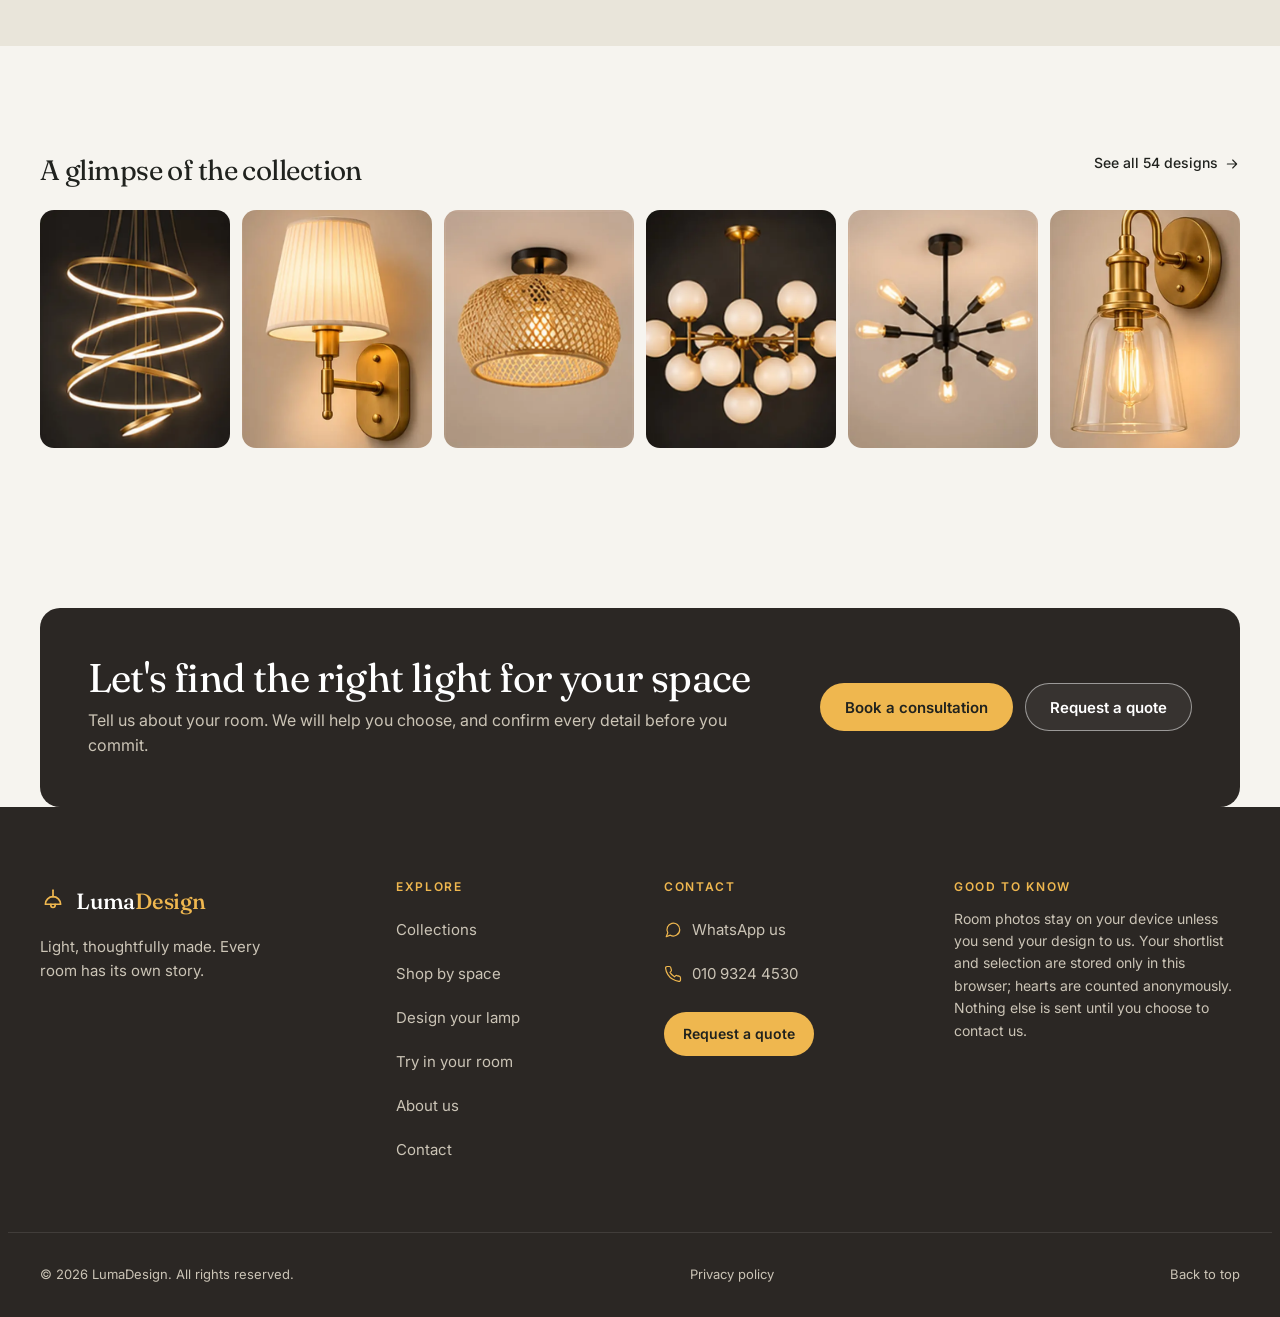
<file: about.html>
<!doctype html>
<html lang="en">
<head>
<meta charset="utf-8">
<meta name="viewport" content="width=device-width,initial-scale=1">
<meta name="theme-color" content="#2b2724">
<title>About us — LumaDesign</title>
<meta name="description" content="LumaDesign brings design, 3D preview and personal advice together, so the light you choose fits your room and the way you live.">
<link rel="canonical" href="https://ykashef97.github.io/Lumoostudio30/about.html">
<meta property="og:type" content="website">
<meta property="og:site_name" content="LumaDesign">
<meta property="og:title" content="About us — LumaDesign">
<meta property="og:description" content="LumaDesign brings design, 3D preview and personal advice together, so the light you choose fits your room and the way you live.">
<meta property="og:url" content="https://ykashef97.github.io/Lumoostudio30/about.html">
<meta property="og:image" content="https://ykashef97.github.io/Lumoostudio30/og-image.jpg">
<meta property="og:image:width" content="1200">
<meta property="og:image:height" content="630">
<meta name="twitter:card" content="summary_large_image">
<link rel="icon" href="favicon.svg" type="image/svg+xml">
<link rel="preconnect" href="https://fonts.googleapis.com">
<link rel="preconnect" href="https://fonts.gstatic.com" crossorigin>
<link rel="stylesheet" href="https://fonts.googleapis.com/css2?family=Fraunces:ital,opsz,wght@0,9..144,400..600;1,9..144,400..600&family=Inter:wght@400..600&display=swap">
<link rel="preload" as="image" href="assets/img/hero/living.webp">
<link rel="stylesheet" href="assets/css/styles.css">
<link rel="modulepreload" href="assets/js/about.js">
<link rel="modulepreload" href="assets/js/core.js">
<link rel="modulepreload" href="assets/js/config.js">
<link rel="modulepreload" href="assets/js/content.js">
<link rel="modulepreload" href="assets/js/backend.js">
<link rel="modulepreload" href="assets/js/catalog.js">
<link rel="modulepreload" href="assets/js/media.js">
<link rel="modulepreload" href="assets/js/requests.js">
<script>document.documentElement.classList.add('js');setTimeout(function(){if(!window.LumaReady)document.documentElement.classList.remove('js')},5000)</script>
</head>
<body>

<a class="skip-link" href="#main">Skip to content</a>

<p class="notice" data-cms>Free design consultation · <button class="notice-link" type="button" data-open-consult data-source="notice">Book yours</button></p>

<header class="site-header on-dark">
  <div class="container header-row">
    <a class="brand" href="./" aria-label="LumaDesign home">
      <svg class="icon brand-mark" aria-hidden="true"><use href="assets/img/icons.svg#i-lamp"/></svg>
      <span class="brand-name">Luma<span>Design</span></span>
    </a>

    <nav class="site-nav" id="siteNav" aria-label="Main">
      <a href="./#collections">Collections</a>
      <a href="space.html">Spaces</a>
      <a href="./#studio">Design your lamp</a>
      <a class="nav-extra" href="./#visualize">Try in your room</a>
      <a href="about.html" aria-current="page">About</a>
      <a href="contact.html">Contact</a>
      <button class="btn btn--gold nav-quote" type="button" data-open-quote>Request a quote</button>
    </nav>

    <div class="header-tools">
      <button class="icon-btn" type="button" id="openProductSearch" aria-label="Search the collection">
        <svg class="icon" aria-hidden="true"><use href="assets/img/icons.svg#i-search"/></svg>
      </button>
      <button class="icon-btn" type="button" id="favButton" aria-label="Your shortlist">
        <svg class="icon" aria-hidden="true"><use href="assets/img/icons.svg#i-heart"/></svg>
        <span class="badge" id="favCount" hidden>0</span>
      </button>
      <button class="icon-btn" type="button" id="cartButton" aria-label="Your selection">
        <svg class="icon" aria-hidden="true"><use href="assets/img/icons.svg#i-bag"/></svg>
        <span class="badge" id="cartCount" hidden>0</span>
      </button>
      <button class="btn btn--gold btn--sm header-quote" type="button" data-open-quote>Request a quote</button>
      <button class="icon-btn menu-button" type="button" id="mobileMenuButton" aria-expanded="false" aria-controls="siteNav" aria-label="Open menu">
        <svg class="icon icon-open" aria-hidden="true"><use href="assets/img/icons.svg#i-menu"/></svg>
        <svg class="icon icon-shut" aria-hidden="true"><use href="assets/img/icons.svg#i-close"/></svg>
      </button>
    </div>
  </div>
</header>

<main id="main">

  <section class="page-hero on-dark" aria-labelledby="aboutHeroTitle">
    <img class="page-hero-img" data-cms src="assets/img/hero/living.webp" alt="" width="1600" height="900" fetchpriority="high">
    <div class="container page-hero-inner" data-cms>
      <nav class="breadcrumb" aria-label="Breadcrumb"><ol><li><a href="./">Home</a></li><li aria-current="page">About</li></ol></nav>
      <p class="eyebrow">About LumaDesign</p>
      <h1 id="aboutHeroTitle">Light, shaped <em>around you</em></h1>
      <p class="page-hero-lede">The right light starts with your room, not with what happens to be on a shelf. LumaDesign brings design, preview and personal advice together, so the light you choose fits the way you live.</p>
      <div class="page-hero-actions">
        <a class="btn btn--gold" href="./#collections">Explore the collection <svg class="icon" aria-hidden="true"><use href="assets/img/icons.svg#i-arrow"/></svg></a>
        <button class="btn btn--ghost-light" type="button" data-open-consult data-source="about-hero">Book a consultation</button>
      </div>
    </div>
  </section>

  <section class="section" data-cms aria-labelledby="philosophyTitle">
    <div class="container story">
      <div class="story-media reveal"><img src="assets/img/hero/dining.webp" alt="A ring chandelier glowing above a dining table" loading="lazy" width="1600" height="900"></div>
      <div class="story-copy reveal">
        <p class="eyebrow">Our philosophy</p>
        <h2 class="h2" id="philosophyTitle">Every room has its own story</h2>
        <p>A bedroom wants a softer glow than a dining table. A home office needs clear, calm light. We start from the space and the people in it, then help you find or shape the light that suits them.</p>
        <p>That is why LumaDesign is built around three simple ideas: see the options clearly, shape them to your taste, and see them in your own room before you decide.</p>
        <p class="pull-quote">Light should feel as if it was chosen for the room, because it was.</p>
      </div>
    </div>
  </section>

  <section class="section section--sand" data-cms aria-labelledby="differentTitle">
    <div class="container">
      <div class="section-head section-head--center reveal">
        <p class="eyebrow">What makes us different</p>
        <h2 class="h2" id="differentTitle">Designed with you, not picked off a shelf</h2>
      </div>
      <div class="compare reveal">
        <div class="compare-col">
          <h3>A typical lighting store</h3>
          <ul class="compare-list">
            <li><svg class="icon" aria-hidden="true"><use href="assets/img/icons.svg#i-minus"/></svg><span>Choose from whatever is in stock</span></li>
            <li><svg class="icon" aria-hidden="true"><use href="assets/img/icons.svg#i-minus"/></svg><span>Imagine how it will look at home</span></li>
            <li><svg class="icon" aria-hidden="true"><use href="assets/img/icons.svg#i-minus"/></svg><span>Fixed sizes and finishes</span></li>
            <li><svg class="icon" aria-hidden="true"><use href="assets/img/icons.svg#i-minus"/></svg><span>A quick chat at the counter</span></li>
          </ul>
        </div>
        <div class="compare-col compare-col--us">
          <h3>LumaDesign</h3>
          <ul class="compare-list">
            <li><svg class="icon" aria-hidden="true"><use href="assets/img/icons.svg#i-check"/></svg><span>Browse 54 designs, or shape your own and turn it in 3D</span></li>
            <li><svg class="icon" aria-hidden="true"><use href="assets/img/icons.svg#i-check"/></svg><span>Place it on a photo of your own room before you decide</span></li>
            <li><svg class="icon" aria-hidden="true"><use href="assets/img/icons.svg#i-check"/></svg><span>Choose the size, finish and cord that suit your space</span></li>
            <li><svg class="icon" aria-hidden="true"><use href="assets/img/icons.svg#i-check"/></svg><span>A personal consultation about your room and your design</span></li>
          </ul>
        </div>
      </div>
    </div>
  </section>

  <section class="section" data-cms aria-labelledby="processTitle">
    <div class="container">
      <div class="section-head section-head--center reveal">
        <p class="eyebrow">How we work</p>
        <h2 class="h2" id="processTitle">From first idea to the right light</h2>
      </div>
      <ol class="steps steps--4">
        <li class="step-card reveal"><span class="step-num">1</span><h3>Explore</h3><p>Browse the collection, or start from your room with Shop by space.</p></li>
        <li class="step-card reveal"><span class="step-num">2</span><h3>Shape</h3><p>Choose the size, finish and cord, and turn your lamp all the way round in 3D.</p></li>
        <li class="step-card reveal"><span class="step-num">3</span><h3>Preview</h3><p>Place the design on a photo of your own room. The photo never leaves your device.</p></li>
        <li class="step-card reveal"><span class="step-num">4</span><h3>Talk to us</h3><p>Request a quote or book a consultation. We confirm the price, lead time and delivery before you commit.</p></li>
      </ol>
    </div>
  </section>

  <section class="section section--sand" data-cms aria-labelledby="valuesTitle">
    <div class="container">
      <div class="section-head section-head--center reveal">
        <p class="eyebrow">What we care about</p>
        <h2 class="h2" id="valuesTitle">The details that make a light feel right</h2>
      </div>
      <div class="values">
        <article class="value-card reveal"><span class="quickcard-icon"><svg class="icon" aria-hidden="true"><use href="assets/img/icons.svg#i-sliders"/></svg></span><h3>Personalisation</h3><p>Your room, your taste. Any design can be the start of a conversation about size, finish and detail.</p></article>
        <article class="value-card reveal"><span class="quickcard-icon"><svg class="icon" aria-hidden="true"><use href="assets/img/icons.svg#i-lamp"/></svg></span><h3>Craftsmanship</h3><p>We care about how a light is made: the finish of the metal, the line of the shade and the quality of the glow.</p></article>
        <article class="value-card reveal"><span class="quickcard-icon"><svg class="icon" aria-hidden="true"><use href="assets/img/icons.svg#i-ruler"/></svg></span><h3>Attention to detail</h3><p>From the cord colour to the bulb, we talk through the details so nothing is left to guesswork.</p></article>
        <article class="value-card reveal"><span class="quickcard-icon"><svg class="icon" aria-hidden="true"><use href="assets/img/icons.svg#i-sparkle"/></svg></span><h3>Creativity</h3><p>From classic crystal to sculptural loops, we enjoy helping you find something you would not have expected.</p></article>
      </div>
    </div>
  </section>

  <section class="section" data-cms aria-labelledby="galleryTitle">
    <div class="container">
      <div class="section-row">
        <h2 class="h2 h2--sm" id="galleryTitle">A glimpse of the collection</h2>
        <a class="text-link" href="./#collections">See all 54 designs <svg class="icon" aria-hidden="true"><use href="assets/img/icons.svg#i-arrow"/></svg></a>
      </div>
      <div class="gallery-strip">
        <a href="./?design=chandeliers:1#studio" data-tone="chandeliers:1"><img src="assets/img/fixtures/chandeliers-02-480.webp" alt="Modern chandelier" loading="lazy" width="480" height="600"></a>
        <a href="./?design=sconces:1#studio" data-tone="sconces:1"><img src="assets/img/fixtures/sconces-02-480.webp" alt="Pleated shade arm" loading="lazy" width="480" height="600"></a>
        <a href="./?design=ceiling:9#studio" data-tone="ceiling:9"><img src="assets/img/fixtures/ceiling-10-480.webp" alt="Rattan semi-flush" loading="lazy" width="480" height="600"></a>
        <a href="./?design=chandeliers:7#studio" data-tone="chandeliers:7"><img src="assets/img/fixtures/chandeliers-08-480.webp" alt="Globe chandelier" loading="lazy" width="480" height="600"></a>
        <a href="./?design=ceiling:6#studio" data-tone="ceiling:6"><img src="assets/img/fixtures/ceiling-07-480.webp" alt="Modern Sputnik" loading="lazy" width="480" height="600"></a>
        <a href="./?design=sconces:3#studio" data-tone="sconces:3"><img src="assets/img/fixtures/sconces-04-480.webp" alt="Clear glass bell" loading="lazy" width="480" height="600"></a>
      </div>
    </div>
  </section>

  <section class="section section--tight" data-cms aria-labelledby="aboutCtaTitle">
    <div class="container">
      <div class="cta-band reveal">
        <div>
          <h2 class="h2" id="aboutCtaTitle">Let's find the right light for your space</h2>
          <p>Tell us about your room. We will help you choose, and confirm every detail before you commit.</p>
        </div>
        <div class="cta-band-actions">
          <button class="btn btn--gold" type="button" data-open-consult data-source="about-cta">Book a consultation</button>
          <button class="btn btn--ghost-light" type="button" data-open-quote>Request a quote</button>
        </div>
      </div>
    </div>
  </section>

</main>

<footer class="site-footer on-dark">
  <div class="container footer-grid">
    <div class="footer-brand">
      <a class="brand" href="./" aria-label="LumaDesign home">
        <svg class="icon brand-mark" aria-hidden="true"><use href="assets/img/icons.svg#i-lamp"/></svg>
        <span class="brand-name">Luma<span>Design</span></span>
      </a>
      <p>Light, thoughtfully made. Every room has its own story.</p>
      <div class="footer-social" id="footerSocial" hidden></div>
    </div>
    <div>
      <h2 class="footer-title">Explore</h2>
      <ul class="footer-links">
        <li><a href="./#collections">Collections</a></li>
        <li><a href="space.html">Shop by space</a></li>
        <li><a href="./#studio">Design your lamp</a></li>
        <li><a href="./#visualize">Try in your room</a></li>
        <li><a href="about.html">About us</a></li>
        <li><a href="contact.html">Contact</a></li>
      </ul>
    </div>
    <div>
      <h2 class="footer-title">Contact</h2>
      <ul class="footer-links footer-contact" id="footerContact"></ul>
      <button class="btn btn--gold btn--sm" type="button" data-open-quote>Request a quote</button>
    </div>
    <div>
      <h2 class="footer-title">Good to know</h2>
      <p class="footer-note">Room photos stay on your device unless you send your design to us. Your shortlist and selection are stored only in this browser; hearts are counted anonymously. Nothing else is sent until you choose to contact us.</p>
    </div>
  </div>
  <div class="container footer-bottom">
    <p>© 2026 LumaDesign. All rights reserved.</p>
    <a href="privacy.html">Privacy policy</a>
    <a href="#main">Back to top</a>
  </div>
</footer>

<script type="module" src="assets/js/about.js"></script>
</body>
</html>
</file>
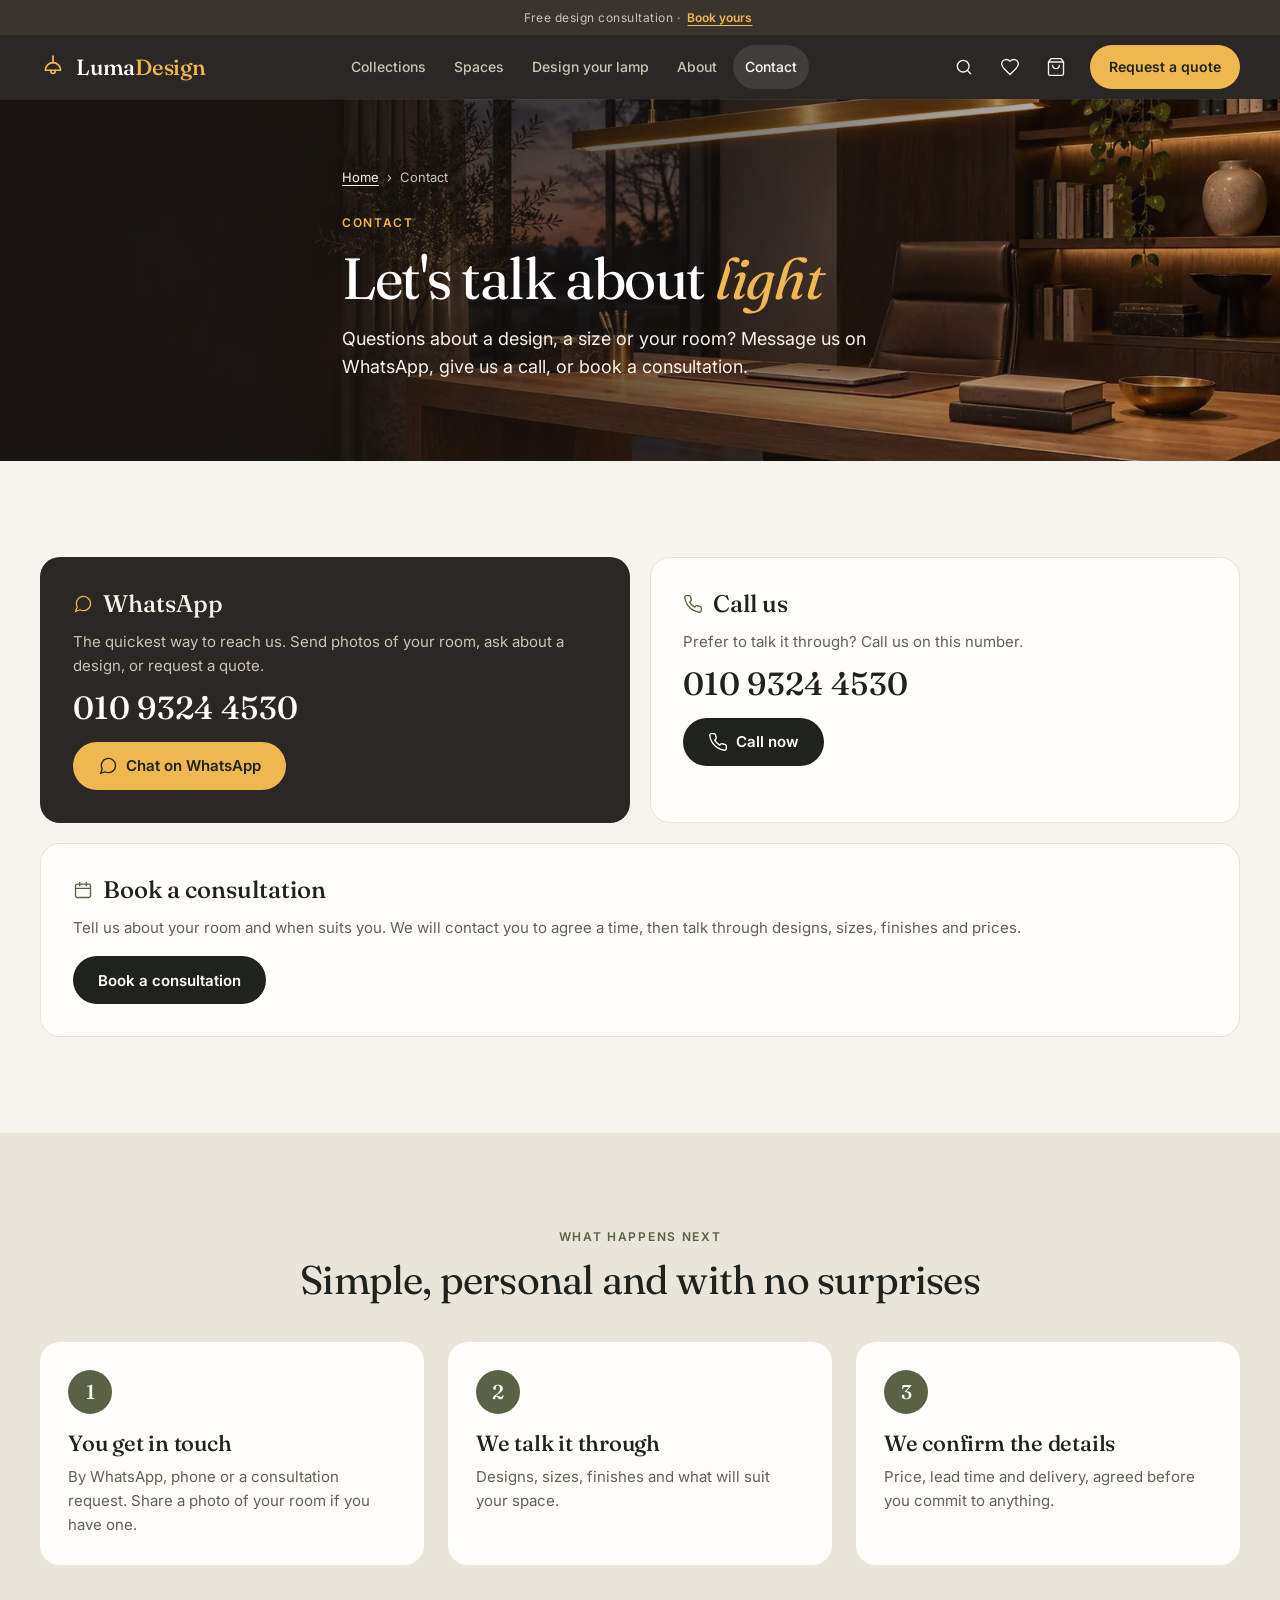
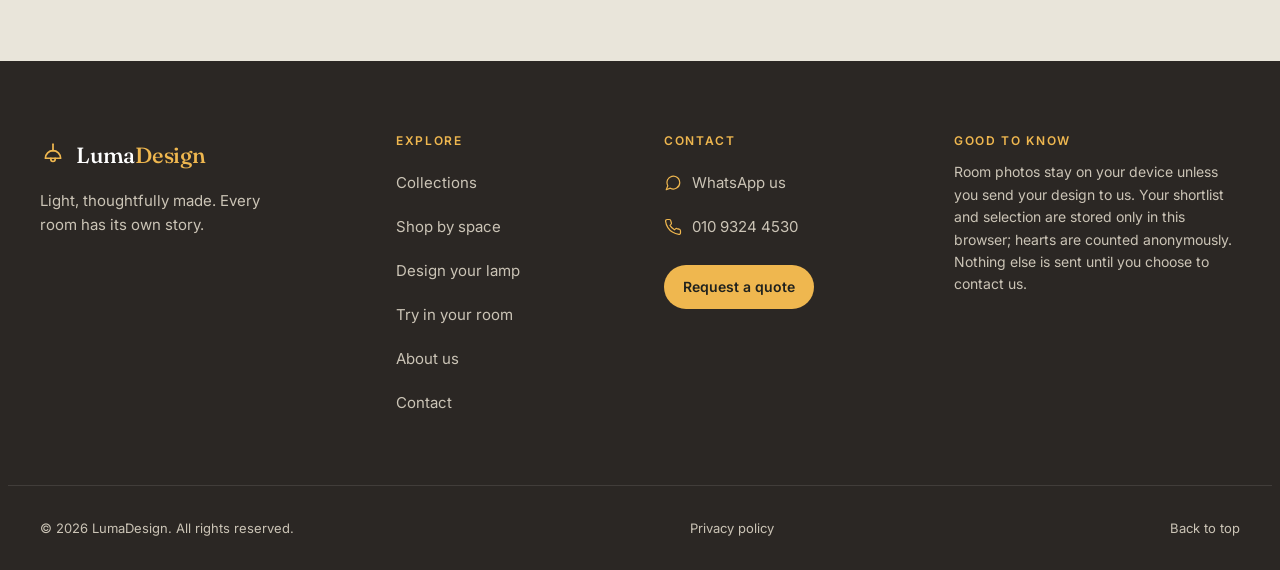
<file: contact.html>
<!doctype html>
<html lang="en">
<head>
<meta charset="utf-8">
<meta name="viewport" content="width=device-width,initial-scale=1">
<meta name="theme-color" content="#2b2724">
<title>Contact us — LumaDesign</title>
<meta name="description" content="Call or WhatsApp LumaDesign on 010 9324 4530, or book a consultation about your room and your lighting.">
<link rel="canonical" href="https://ykashef97.github.io/Lumoostudio30/contact.html">
<meta property="og:type" content="website">
<meta property="og:site_name" content="LumaDesign">
<meta property="og:title" content="Contact us — LumaDesign">
<meta property="og:description" content="Call or WhatsApp LumaDesign on 010 9324 4530, or book a consultation about your room and your lighting.">
<meta property="og:url" content="https://ykashef97.github.io/Lumoostudio30/contact.html">
<meta property="og:image" content="https://ykashef97.github.io/Lumoostudio30/og-image.jpg">
<meta property="og:image:width" content="1200">
<meta property="og:image:height" content="630">
<meta name="twitter:card" content="summary_large_image">
<link rel="icon" href="favicon.svg" type="image/svg+xml">
<link rel="preconnect" href="https://fonts.googleapis.com">
<link rel="preconnect" href="https://fonts.gstatic.com" crossorigin>
<link rel="stylesheet" href="https://fonts.googleapis.com/css2?family=Fraunces:ital,opsz,wght@0,9..144,400..600;1,9..144,400..600&family=Inter:wght@400..600&display=swap">
<link rel="preload" as="image" href="assets/img/hero/office.webp">
<link rel="stylesheet" href="assets/css/styles.css">
<link rel="modulepreload" href="assets/js/contact.js">
<link rel="modulepreload" href="assets/js/core.js">
<link rel="modulepreload" href="assets/js/config.js">
<link rel="modulepreload" href="assets/js/content.js">
<link rel="modulepreload" href="assets/js/backend.js">
<link rel="modulepreload" href="assets/js/catalog.js">
<link rel="modulepreload" href="assets/js/media.js">
<link rel="modulepreload" href="assets/js/requests.js">
<script>document.documentElement.classList.add('js');setTimeout(function(){if(!window.LumaReady)document.documentElement.classList.remove('js')},5000)</script>
</head>
<body>

<a class="skip-link" href="#main">Skip to content</a>

<p class="notice" data-cms>Free design consultation · <button class="notice-link" type="button" data-open-consult data-source="notice">Book yours</button></p>

<header class="site-header on-dark">
  <div class="container header-row">
    <a class="brand" href="./" aria-label="LumaDesign home">
      <svg class="icon brand-mark" aria-hidden="true"><use href="assets/img/icons.svg#i-lamp"/></svg>
      <span class="brand-name">Luma<span>Design</span></span>
    </a>

    <nav class="site-nav" id="siteNav" aria-label="Main">
      <a href="./#collections">Collections</a>
      <a href="space.html">Spaces</a>
      <a href="./#studio">Design your lamp</a>
      <a class="nav-extra" href="./#visualize">Try in your room</a>
      <a href="about.html">About</a>
      <a href="contact.html" aria-current="page">Contact</a>
      <button class="btn btn--gold nav-quote" type="button" data-open-quote>Request a quote</button>
    </nav>

    <div class="header-tools">
      <button class="icon-btn" type="button" id="openProductSearch" aria-label="Search the collection">
        <svg class="icon" aria-hidden="true"><use href="assets/img/icons.svg#i-search"/></svg>
      </button>
      <button class="icon-btn" type="button" id="favButton" aria-label="Your shortlist">
        <svg class="icon" aria-hidden="true"><use href="assets/img/icons.svg#i-heart"/></svg>
        <span class="badge" id="favCount" hidden>0</span>
      </button>
      <button class="icon-btn" type="button" id="cartButton" aria-label="Your selection">
        <svg class="icon" aria-hidden="true"><use href="assets/img/icons.svg#i-bag"/></svg>
        <span class="badge" id="cartCount" hidden>0</span>
      </button>
      <button class="btn btn--gold btn--sm header-quote" type="button" data-open-quote>Request a quote</button>
      <button class="icon-btn menu-button" type="button" id="mobileMenuButton" aria-expanded="false" aria-controls="siteNav" aria-label="Open menu">
        <svg class="icon icon-open" aria-hidden="true"><use href="assets/img/icons.svg#i-menu"/></svg>
        <svg class="icon icon-shut" aria-hidden="true"><use href="assets/img/icons.svg#i-close"/></svg>
      </button>
    </div>
  </div>
</header>

<main id="main">

  <section class="page-hero on-dark" aria-labelledby="contactTitle">
    <img class="page-hero-img" data-cms src="assets/img/hero/office.webp" alt="" width="1600" height="900" fetchpriority="high">
    <div class="container page-hero-inner" data-cms>
      <nav class="breadcrumb" aria-label="Breadcrumb"><ol><li><a href="./">Home</a></li><li aria-current="page">Contact</li></ol></nav>
      <p class="eyebrow">Contact</p>
      <h1 id="contactTitle">Let's talk about <em>light</em></h1>
      <p class="page-hero-lede">Questions about a design, a size or your room? Message us on WhatsApp, give us a call, or book a consultation.</p>
    </div>
  </section>

  <section class="section" data-cms aria-label="Ways to reach us">
    <div class="container contact-grid">
      <article class="contact-card contact-card--feature" id="waCard">
        <h2><svg class="icon" aria-hidden="true"><use href="assets/img/icons.svg#i-message"/></svg>WhatsApp</h2>
        <p>The quickest way to reach us. Send photos of your room, ask about a design, or request a quote.</p>
        <p class="contact-number" id="waNumber">010 9324 4530</p>
        <div class="contact-actions">
          <a class="btn btn--gold" id="waLink" href="https://wa.me/201093244530" target="_blank" rel="noopener"><svg class="icon" aria-hidden="true"><use href="assets/img/icons.svg#i-message"/></svg>Chat on WhatsApp</a>
        </div>
      </article>
      <article class="contact-card" id="callCard">
        <h2><svg class="icon" aria-hidden="true"><use href="assets/img/icons.svg#i-phone"/></svg>Call us</h2>
        <p>Prefer to talk it through? Call us on this number.</p>
        <p class="contact-number" id="phoneNumber">010 9324 4530</p>
        <div class="contact-actions">
          <a class="btn btn--primary" id="callLink" href="tel:+201093244530"><svg class="icon" aria-hidden="true"><use href="assets/img/icons.svg#i-phone"/></svg>Call now</a>
        </div>
      </article>
      <article class="contact-card">
        <h2><svg class="icon" aria-hidden="true"><use href="assets/img/icons.svg#i-calendar"/></svg>Book a consultation</h2>
        <p>Tell us about your room and when suits you. We will contact you to agree a time, then talk through designs, sizes, finishes and prices.</p>
        <div class="contact-actions">
          <button class="btn btn--primary" type="button" data-open-consult data-source="contact">Book a consultation</button>
        </div>
      </article>
      <article class="contact-card">
        <h2><svg class="icon" aria-hidden="true"><use href="assets/img/icons.svg#i-sparkle"/></svg>Follow us</h2>
        <p>New designs and finished rooms.</p>
        <div class="social-row" id="socialRow">
          <span class="social-btn" aria-disabled="true"><svg class="icon" aria-hidden="true"><use href="assets/img/icons.svg#i-instagram"/></svg>Instagram <small>Coming soon</small></span>
          <span class="social-btn" aria-disabled="true"><svg class="icon" aria-hidden="true"><use href="assets/img/icons.svg#i-tiktok"/></svg>TikTok <small>Coming soon</small></span>
        </div>
        <ul class="contact-details" id="contactDetails" hidden></ul>
      </article>
    </div>
  </section>

  <section class="section section--sand" data-cms aria-labelledby="nextTitle">
    <div class="container">
      <div class="section-head section-head--center reveal">
        <p class="eyebrow">What happens next</p>
        <h2 class="h2" id="nextTitle">Simple, personal and with no surprises</h2>
      </div>
      <ol class="steps">
        <li class="step-card reveal"><span class="step-num">1</span><h3>You get in touch</h3><p>By WhatsApp, phone or a consultation request. Share a photo of your room if you have one.</p></li>
        <li class="step-card reveal"><span class="step-num">2</span><h3>We talk it through</h3><p>Designs, sizes, finishes and what will suit your space.</p></li>
        <li class="step-card reveal"><span class="step-num">3</span><h3>We confirm the details</h3><p>Price, lead time and delivery, agreed before you commit to anything.</p></li>
      </ol>
    </div>
  </section>

</main>

<footer class="site-footer on-dark">
  <div class="container footer-grid">
    <div class="footer-brand">
      <a class="brand" href="./" aria-label="LumaDesign home">
        <svg class="icon brand-mark" aria-hidden="true"><use href="assets/img/icons.svg#i-lamp"/></svg>
        <span class="brand-name">Luma<span>Design</span></span>
      </a>
      <p>Light, thoughtfully made. Every room has its own story.</p>
      <div class="footer-social" id="footerSocial" hidden></div>
    </div>
    <div>
      <h2 class="footer-title">Explore</h2>
      <ul class="footer-links">
        <li><a href="./#collections">Collections</a></li>
        <li><a href="space.html">Shop by space</a></li>
        <li><a href="./#studio">Design your lamp</a></li>
        <li><a href="./#visualize">Try in your room</a></li>
        <li><a href="about.html">About us</a></li>
        <li><a href="contact.html">Contact</a></li>
      </ul>
    </div>
    <div>
      <h2 class="footer-title">Contact</h2>
      <ul class="footer-links footer-contact" id="footerContact"></ul>
      <button class="btn btn--gold btn--sm" type="button" data-open-quote>Request a quote</button>
    </div>
    <div>
      <h2 class="footer-title">Good to know</h2>
      <p class="footer-note">Room photos stay on your device unless you send your design to us. Your shortlist and selection are stored only in this browser; hearts are counted anonymously. Nothing else is sent until you choose to contact us.</p>
    </div>
  </div>
  <div class="container footer-bottom">
    <p>© 2026 LumaDesign. All rights reserved.</p>
    <a href="privacy.html">Privacy policy</a>
    <a href="#main">Back to top</a>
  </div>
</footer>

<script type="module" src="assets/js/contact.js"></script>
</body>
</html>
</file>
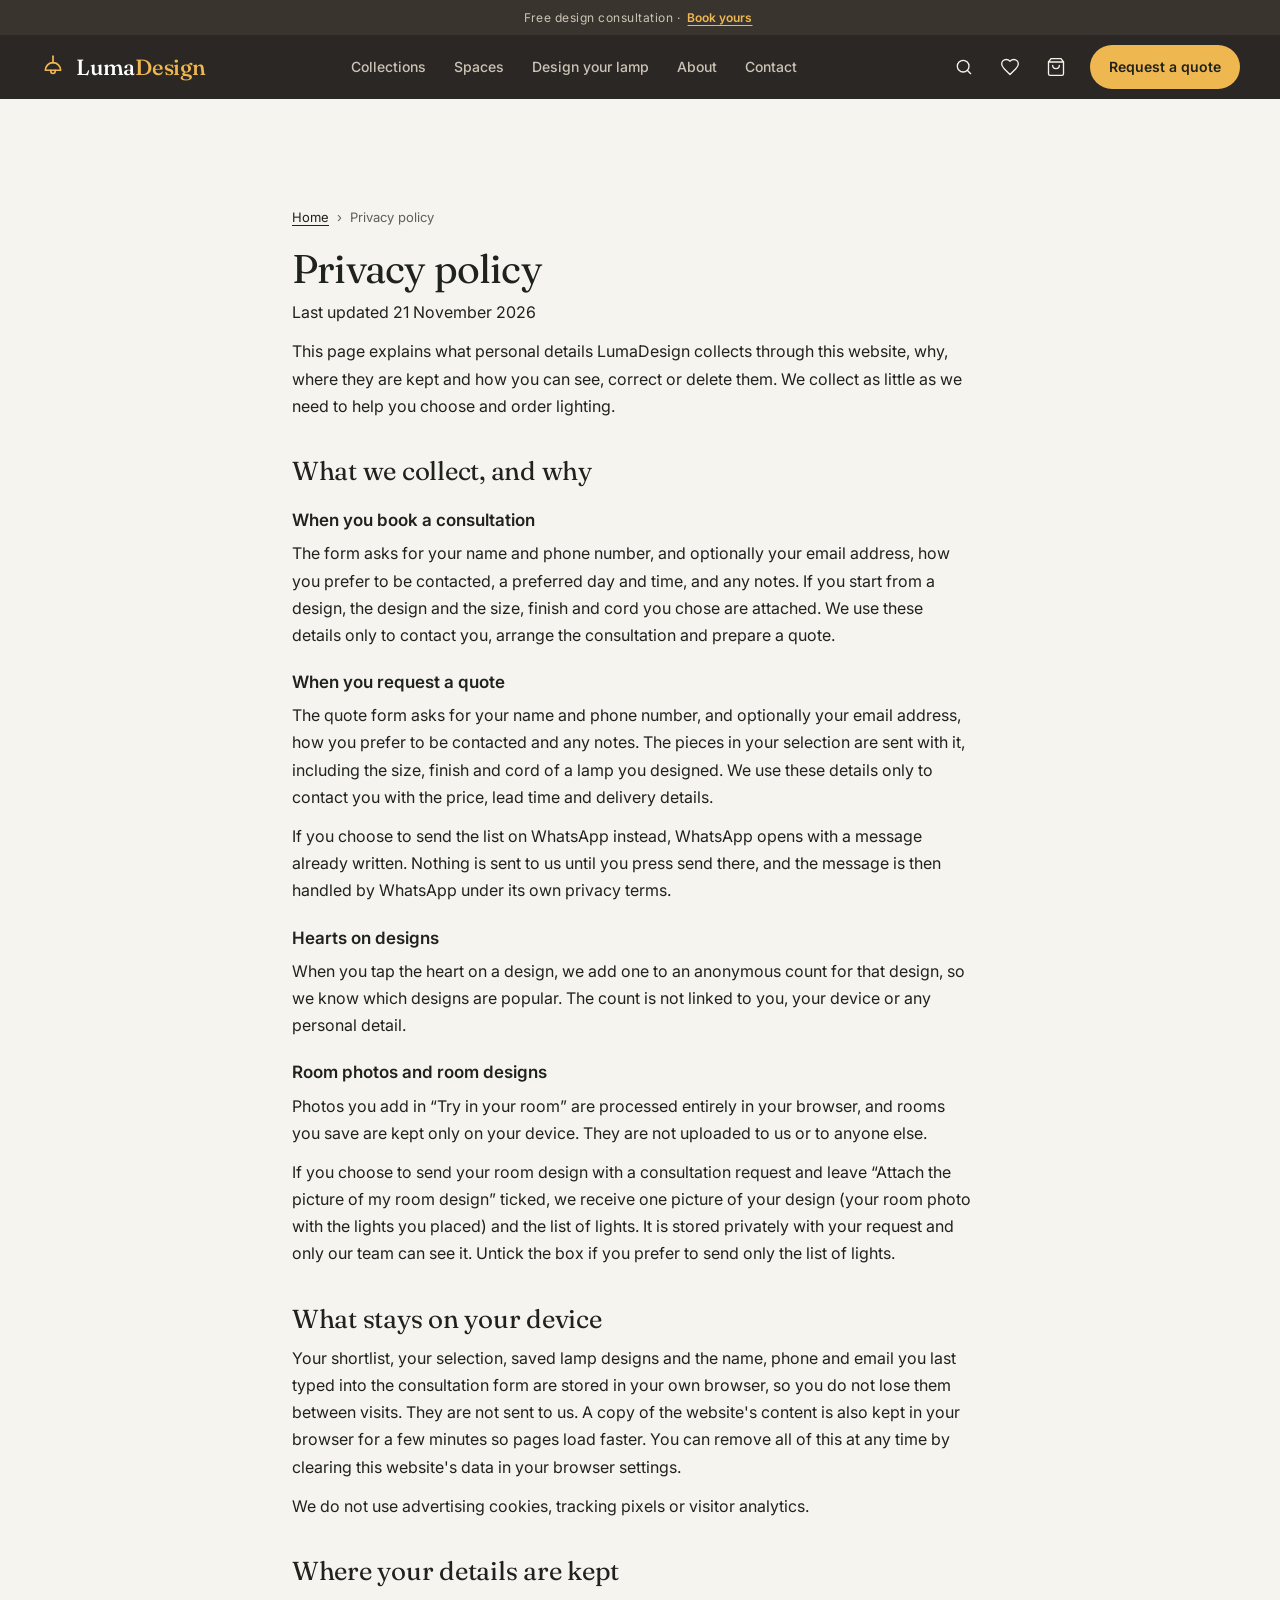
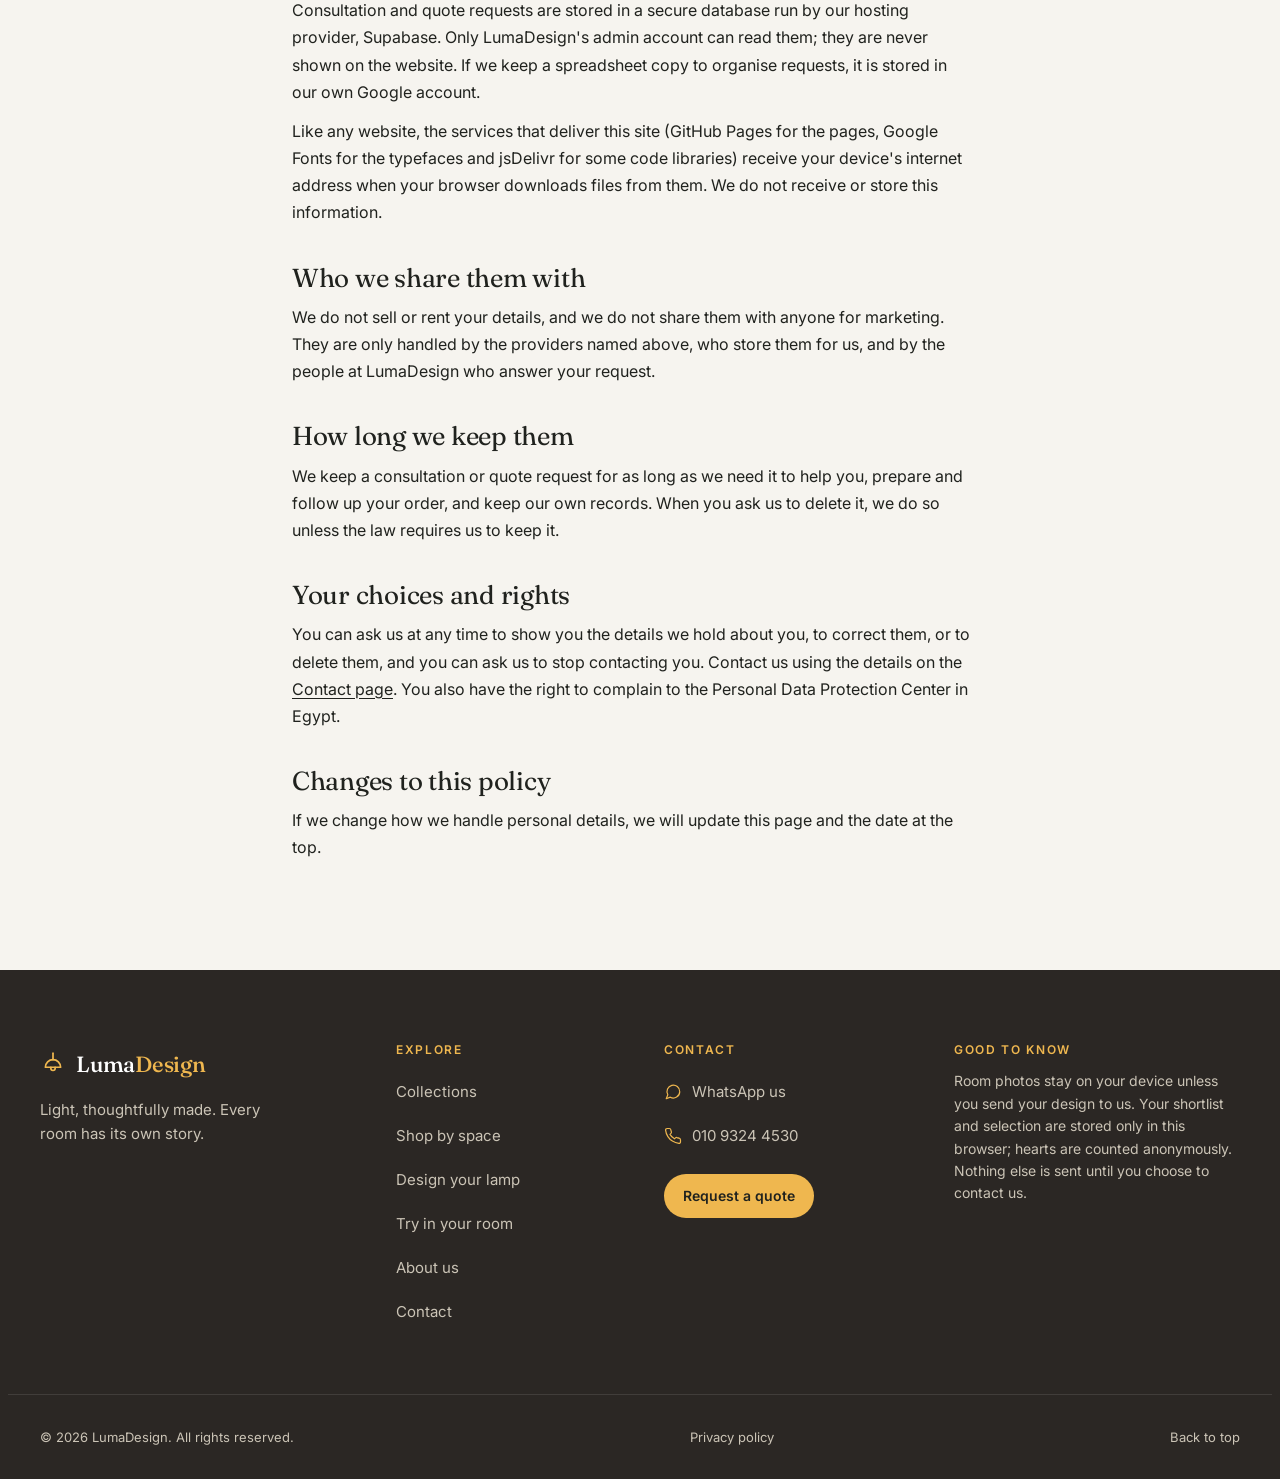
<file: privacy.html>
<!doctype html>
<html lang="en">
<head>
<meta charset="utf-8">
<meta name="viewport" content="width=device-width,initial-scale=1">
<meta name="theme-color" content="#2b2724">
<title>Privacy policy — LumaDesign</title>
<meta name="description" content="What personal details LumaDesign collects, why, where they are kept, and how to see, correct or delete them.">
<link rel="canonical" href="https://ykashef97.github.io/Lumoostudio30/privacy.html">
<meta property="og:type" content="website">
<meta property="og:site_name" content="LumaDesign">
<meta property="og:title" content="Privacy policy — LumaDesign">
<meta property="og:description" content="What personal details LumaDesign collects, why, where they are kept, and how to see, correct or delete them.">
<meta property="og:url" content="https://ykashef97.github.io/Lumoostudio30/privacy.html">
<meta property="og:image" content="https://ykashef97.github.io/Lumoostudio30/og-image.jpg">
<meta property="og:image:width" content="1200">
<meta property="og:image:height" content="630">
<meta name="twitter:card" content="summary_large_image">
<link rel="icon" href="favicon.svg" type="image/svg+xml">
<link rel="preconnect" href="https://fonts.googleapis.com">
<link rel="preconnect" href="https://fonts.gstatic.com" crossorigin>
<link rel="stylesheet" href="https://fonts.googleapis.com/css2?family=Fraunces:ital,opsz,wght@0,9..144,400..600;1,9..144,400..600&family=Inter:wght@400..600&display=swap">
<link rel="stylesheet" href="assets/css/styles.css">
<link rel="modulepreload" href="assets/js/core.js">
<link rel="modulepreload" href="assets/js/config.js">
<link rel="modulepreload" href="assets/js/content.js">
<link rel="modulepreload" href="assets/js/backend.js">
<link rel="modulepreload" href="assets/js/catalog.js">
<link rel="modulepreload" href="assets/js/media.js">
<link rel="modulepreload" href="assets/js/requests.js">
<script>document.documentElement.classList.add('js');setTimeout(function(){if(!window.LumaReady)document.documentElement.classList.remove('js')},5000)</script>
</head>
<body>

<a class="skip-link" href="#main">Skip to content</a>

<p class="notice" data-cms>Free design consultation · <button class="notice-link" type="button" data-open-consult data-source="notice">Book yours</button></p>

<header class="site-header on-dark">
  <div class="container header-row">
    <a class="brand" href="./" aria-label="LumaDesign home">
      <svg class="icon brand-mark" aria-hidden="true"><use href="assets/img/icons.svg#i-lamp"/></svg>
      <span class="brand-name">Luma<span>Design</span></span>
    </a>

    <nav class="site-nav" id="siteNav" aria-label="Main">
      <a href="./#collections">Collections</a>
      <a href="space.html">Spaces</a>
      <a href="./#studio">Design your lamp</a>
      <a class="nav-extra" href="./#visualize">Try in your room</a>
      <a href="about.html">About</a>
      <a href="contact.html">Contact</a>
      <button class="btn btn--gold nav-quote" type="button" data-open-quote>Request a quote</button>
    </nav>

    <div class="header-tools">
      <button class="icon-btn" type="button" id="openProductSearch" aria-label="Search the collection">
        <svg class="icon" aria-hidden="true"><use href="assets/img/icons.svg#i-search"/></svg>
      </button>
      <button class="icon-btn" type="button" id="favButton" aria-label="Your shortlist">
        <svg class="icon" aria-hidden="true"><use href="assets/img/icons.svg#i-heart"/></svg>
        <span class="badge" id="favCount" hidden>0</span>
      </button>
      <button class="icon-btn" type="button" id="cartButton" aria-label="Your selection">
        <svg class="icon" aria-hidden="true"><use href="assets/img/icons.svg#i-bag"/></svg>
        <span class="badge" id="cartCount" hidden>0</span>
      </button>
      <button class="btn btn--gold btn--sm header-quote" type="button" data-open-quote>Request a quote</button>
      <button class="icon-btn menu-button" type="button" id="mobileMenuButton" aria-expanded="false" aria-controls="siteNav" aria-label="Open menu">
        <svg class="icon icon-open" aria-hidden="true"><use href="assets/img/icons.svg#i-menu"/></svg>
        <svg class="icon icon-shut" aria-hidden="true"><use href="assets/img/icons.svg#i-close"/></svg>
      </button>
    </div>
  </div>
</header>

<main id="main">

  <section class="section">
    <div class="container legal">
      <nav class="breadcrumb breadcrumb--light" aria-label="Breadcrumb"><ol><li><a href="./">Home</a></li><li aria-current="page">Privacy policy</li></ol></nav>
      <h1 class="h2">Privacy policy</h1>
      <p class="legal-updated">Last updated 21 November 2026</p>

      <p>This page explains what personal details LumaDesign collects through this website, why, where they are kept and how you can see, correct or delete them. We collect as little as we need to help you choose and order lighting.</p>

      <h2>What we collect, and why</h2>
      <h3>When you book a consultation</h3>
      <p>The form asks for your name and phone number, and optionally your email address, how you prefer to be contacted, a preferred day and time, and any notes. If you start from a design, the design and the size, finish and cord you chose are attached. We use these details only to contact you, arrange the consultation and prepare a quote.</p>
      <h3>When you request a quote</h3>
      <p>The quote form asks for your name and phone number, and optionally your email address, how you prefer to be contacted and any notes. The pieces in your selection are sent with it, including the size, finish and cord of a lamp you designed. We use these details only to contact you with the price, lead time and delivery details.</p>
      <p>If you choose to send the list on WhatsApp instead, WhatsApp opens with a message already written. Nothing is sent to us until you press send there, and the message is then handled by WhatsApp under its own privacy terms.</p>
      <h3>Hearts on designs</h3>
      <p>When you tap the heart on a design, we add one to an anonymous count for that design, so we know which designs are popular. The count is not linked to you, your device or any personal detail.</p>
      <h3>Room photos and room designs</h3>
      <p>Photos you add in “Try in your room” are processed entirely in your browser, and rooms you save are kept only on your device. They are not uploaded to us or to anyone else.</p>
      <p>If you choose to send your room design with a consultation request and leave “Attach the picture of my room design” ticked, we receive one picture of your design (your room photo with the lights you placed) and the list of lights. It is stored privately with your request and only our team can see it. Untick the box if you prefer to send only the list of lights.</p>

      <h2>What stays on your device</h2>
      <p>Your shortlist, your selection, saved lamp designs and the name, phone and email you last typed into the consultation form are stored in your own browser, so you do not lose them between visits. They are not sent to us. A copy of the website's content is also kept in your browser for a few minutes so pages load faster. You can remove all of this at any time by clearing this website's data in your browser settings.</p>
      <p>We do not use advertising cookies, tracking pixels or visitor analytics.</p>

      <h2>Where your details are kept</h2>
      <p>Consultation and quote requests are stored in a secure database run by our hosting provider, Supabase. Only LumaDesign's admin account can read them; they are never shown on the website. If we keep a spreadsheet copy to organise requests, it is stored in our own Google account.</p>
      <p>Like any website, the services that deliver this site (GitHub Pages for the pages, Google Fonts for the typefaces and jsDelivr for some code libraries) receive your device's internet address when your browser downloads files from them. We do not receive or store this information.</p>

      <h2>Who we share them with</h2>
      <p>We do not sell or rent your details, and we do not share them with anyone for marketing. They are only handled by the providers named above, who store them for us, and by the people at LumaDesign who answer your request.</p>

      <h2>How long we keep them</h2>
      <p>We keep a consultation or quote request for as long as we need it to help you, prepare and follow up your order, and keep our own records. When you ask us to delete it, we do so unless the law requires us to keep it.</p>

      <h2>Your choices and rights</h2>
      <p>You can ask us at any time to show you the details we hold about you, to correct them, or to delete them, and you can ask us to stop contacting you. Contact us using the details on the <a href="contact.html">Contact page</a>. You also have the right to complain to the Personal Data Protection Center in Egypt.</p>

      <h2>Changes to this policy</h2>
      <p>If we change how we handle personal details, we will update this page and the date at the top.</p>
    </div>
  </section>

</main>

<footer class="site-footer on-dark">
  <div class="container footer-grid">
    <div class="footer-brand">
      <a class="brand" href="./" aria-label="LumaDesign home">
        <svg class="icon brand-mark" aria-hidden="true"><use href="assets/img/icons.svg#i-lamp"/></svg>
        <span class="brand-name">Luma<span>Design</span></span>
      </a>
      <p>Light, thoughtfully made. Every room has its own story.</p>
      <div class="footer-social" id="footerSocial" hidden></div>
    </div>
    <div>
      <h2 class="footer-title">Explore</h2>
      <ul class="footer-links">
        <li><a href="./#collections">Collections</a></li>
        <li><a href="space.html">Shop by space</a></li>
        <li><a href="./#studio">Design your lamp</a></li>
        <li><a href="./#visualize">Try in your room</a></li>
        <li><a href="about.html">About us</a></li>
        <li><a href="contact.html">Contact</a></li>
      </ul>
    </div>
    <div>
      <h2 class="footer-title">Contact</h2>
      <ul class="footer-links footer-contact" id="footerContact"></ul>
      <button class="btn btn--gold btn--sm" type="button" data-open-quote>Request a quote</button>
    </div>
    <div>
      <h2 class="footer-title">Good to know</h2>
      <p class="footer-note">Room photos stay on your device unless you send your design to us. Your shortlist and selection are stored only in this browser; hearts are counted anonymously. Nothing else is sent until you choose to contact us.</p>
    </div>
  </div>
  <div class="container footer-bottom">
    <p>© 2026 LumaDesign. All rights reserved.</p>
    <a href="privacy.html" aria-current="page">Privacy policy</a>
    <a href="#main">Back to top</a>
  </div>
</footer>

<script type="module" src="assets/js/core.js"></script>
</body>
</html>
</file>
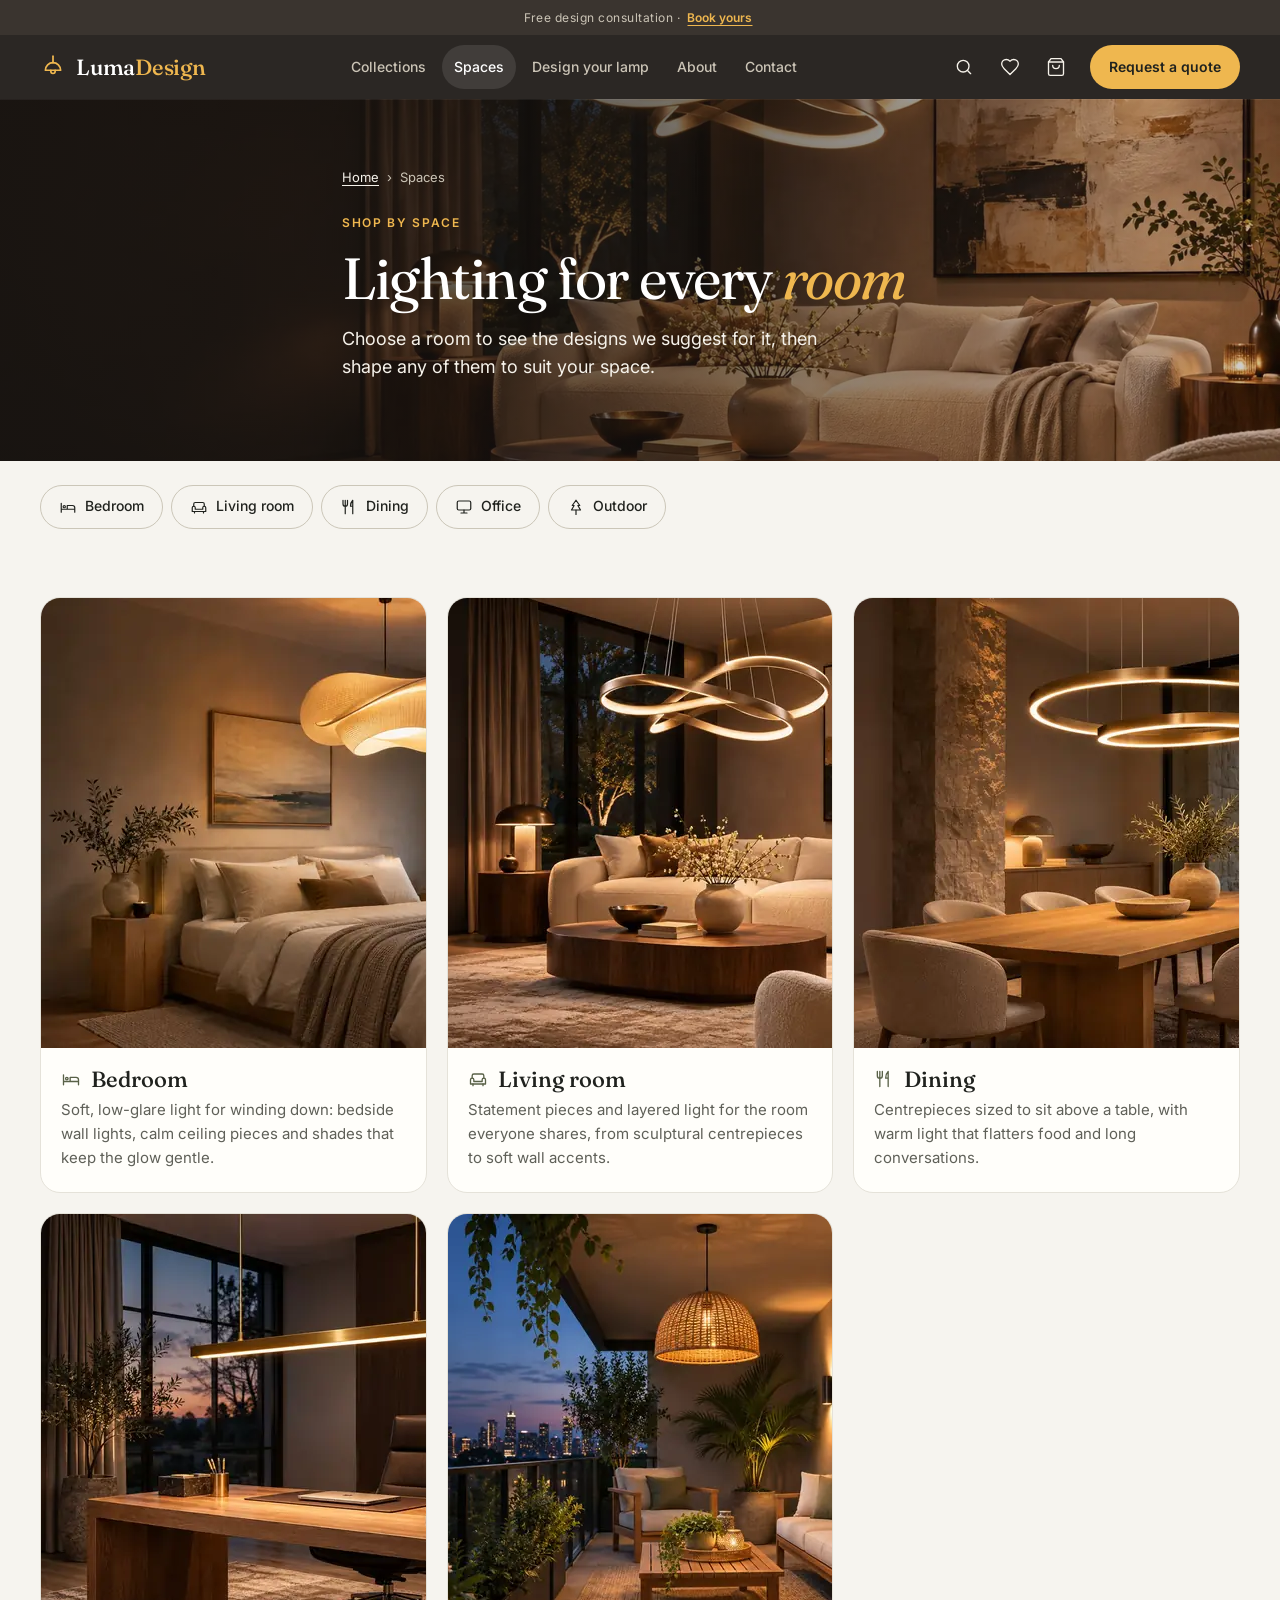
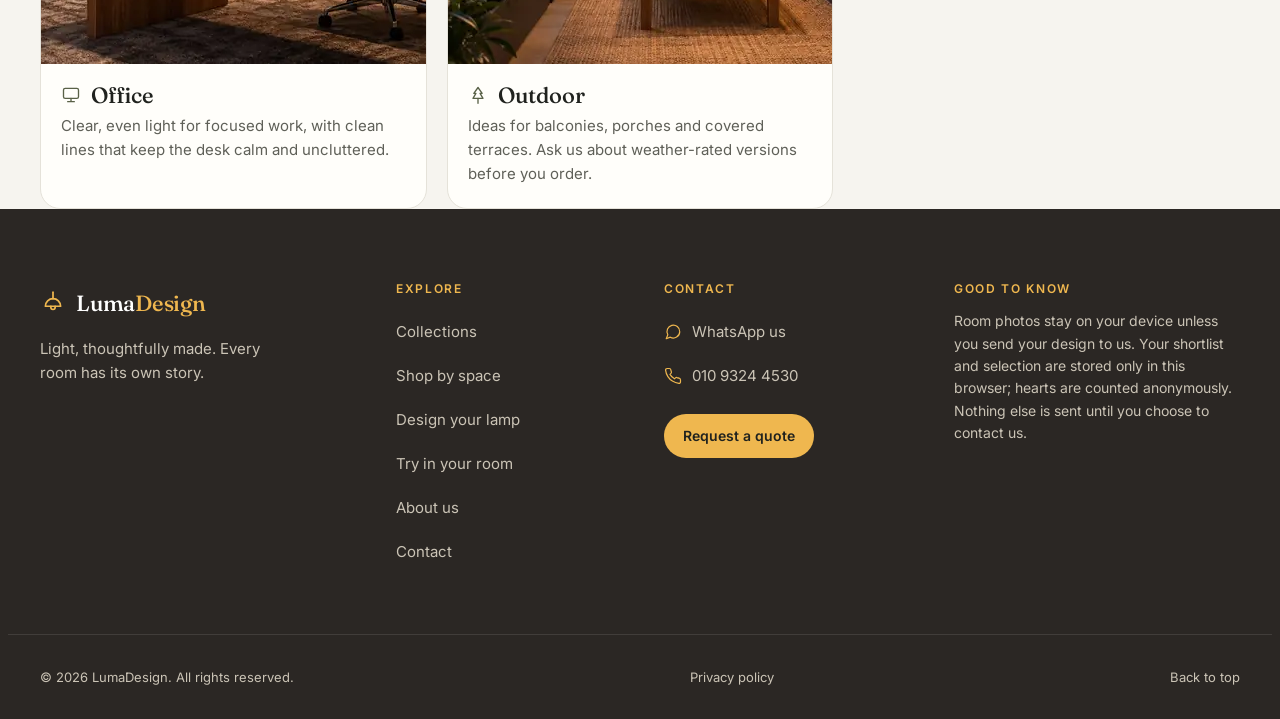
<file: space.html>
<!doctype html>
<html lang="en">
<head>
<meta charset="utf-8">
<meta name="viewport" content="width=device-width,initial-scale=1">
<meta name="theme-color" content="#2b2724">
<title>Shop by space — LumaDesign</title>
<meta name="description" content="Lighting ideas for every room: bedroom, living room, dining room, home office and outdoor spaces. Browse the designs suggested for your space.">
<link rel="canonical" href="https://ykashef97.github.io/Lumoostudio30/space.html">
<meta property="og:type" content="website">
<meta property="og:site_name" content="LumaDesign">
<meta property="og:title" content="Shop by space — LumaDesign">
<meta property="og:description" content="Lighting ideas for every room: bedroom, living room, dining room, home office and outdoor spaces. Browse the designs suggested for your space.">
<meta property="og:url" content="https://ykashef97.github.io/Lumoostudio30/space.html">
<meta property="og:image" content="https://ykashef97.github.io/Lumoostudio30/og-image.jpg">
<meta property="og:image:width" content="1200">
<meta property="og:image:height" content="630">
<meta name="twitter:card" content="summary_large_image">
<link rel="icon" href="favicon.svg" type="image/svg+xml">
<link rel="preconnect" href="https://fonts.googleapis.com">
<link rel="preconnect" href="https://fonts.gstatic.com" crossorigin>
<link rel="stylesheet" href="https://fonts.googleapis.com/css2?family=Fraunces:ital,opsz,wght@0,9..144,400..600;1,9..144,400..600&family=Inter:wght@400..600&display=swap">
<link rel="preload" as="image" href="assets/img/hero/living.webp">
<link rel="stylesheet" href="assets/css/styles.css">
<link rel="modulepreload" href="assets/js/space.js">
<link rel="modulepreload" href="assets/js/core.js">
<link rel="modulepreload" href="assets/js/config.js">
<link rel="modulepreload" href="assets/js/content.js">
<link rel="modulepreload" href="assets/js/backend.js">
<link rel="modulepreload" href="assets/js/catalog.js">
<link rel="modulepreload" href="assets/js/media.js">
<link rel="modulepreload" href="assets/js/requests.js">
<script>document.documentElement.classList.add('js');setTimeout(function(){if(!window.LumaReady)document.documentElement.classList.remove('js')},5000)</script>
</head>
<body>

<a class="skip-link" href="#main">Skip to content</a>

<p class="notice" data-cms>Free design consultation · <button class="notice-link" type="button" data-open-consult data-source="notice">Book yours</button></p>

<header class="site-header on-dark">
  <div class="container header-row">
    <a class="brand" href="./" aria-label="LumaDesign home">
      <svg class="icon brand-mark" aria-hidden="true"><use href="assets/img/icons.svg#i-lamp"/></svg>
      <span class="brand-name">Luma<span>Design</span></span>
    </a>

    <nav class="site-nav" id="siteNav" aria-label="Main">
      <a href="./#collections">Collections</a>
      <a href="space.html" aria-current="page">Spaces</a>
      <a href="./#studio">Design your lamp</a>
      <a class="nav-extra" href="./#visualize">Try in your room</a>
      <a href="about.html">About</a>
      <a href="contact.html">Contact</a>
      <button class="btn btn--gold nav-quote" type="button" data-open-quote>Request a quote</button>
    </nav>

    <div class="header-tools">
      <button class="icon-btn" type="button" id="openProductSearch" aria-label="Search the collection">
        <svg class="icon" aria-hidden="true"><use href="assets/img/icons.svg#i-search"/></svg>
      </button>
      <button class="icon-btn" type="button" id="favButton" aria-label="Your shortlist">
        <svg class="icon" aria-hidden="true"><use href="assets/img/icons.svg#i-heart"/></svg>
        <span class="badge" id="favCount" hidden>0</span>
      </button>
      <button class="icon-btn" type="button" id="cartButton" aria-label="Your selection">
        <svg class="icon" aria-hidden="true"><use href="assets/img/icons.svg#i-bag"/></svg>
        <span class="badge" id="cartCount" hidden>0</span>
      </button>
      <button class="btn btn--gold btn--sm header-quote" type="button" data-open-quote>Request a quote</button>
      <button class="icon-btn menu-button" type="button" id="mobileMenuButton" aria-expanded="false" aria-controls="siteNav" aria-label="Open menu">
        <svg class="icon icon-open" aria-hidden="true"><use href="assets/img/icons.svg#i-menu"/></svg>
        <svg class="icon icon-shut" aria-hidden="true"><use href="assets/img/icons.svg#i-close"/></svg>
      </button>
    </div>
  </div>
</header>

<main id="main">

  <section class="page-hero on-dark" aria-labelledby="spaceTitle">
    <img class="page-hero-img" id="spaceHeroImg" data-cms src="assets/img/hero/living.webp" alt="" width="1600" height="900" fetchpriority="high">
    <div class="container page-hero-inner" data-cms>
      <nav class="breadcrumb" aria-label="Breadcrumb"><ol id="spaceCrumbs"><li><a href="./">Home</a></li><li aria-current="page">Spaces</li></ol></nav>
      <p class="eyebrow">Shop by space</p>
      <h1 id="spaceTitle">Lighting for every <em>room</em></h1>
      <p class="page-hero-lede" id="spaceIntro">Choose a room to see the designs we suggest for it, then shape any of them to suit your space.</p>
      <p class="page-hero-meta" id="spaceMeta" hidden></p>
      <div class="page-hero-actions" id="spaceActions" hidden>
        <a class="btn btn--gold" href="#spaceDesigns">See the designs <svg class="icon" aria-hidden="true"><use href="assets/img/icons.svg#i-arrow"/></svg></a>
        <button class="btn btn--ghost-light" type="button" data-open-consult data-source="space-hero">Book a consultation</button>
      </div>
    </div>
  </section>

  <div class="container">
    <nav class="space-switch" id="spaceSwitch" aria-label="Spaces" data-cms>
      <a class="chip" href="space.html?room=bedroom"><svg class="icon" aria-hidden="true"><use href="assets/img/icons.svg#i-bed"/></svg>Bedroom</a>
      <a class="chip" href="space.html?room=living"><svg class="icon" aria-hidden="true"><use href="assets/img/icons.svg#i-sofa"/></svg>Living room</a>
      <a class="chip" href="space.html?room=dining"><svg class="icon" aria-hidden="true"><use href="assets/img/icons.svg#i-dining"/></svg>Dining</a>
      <a class="chip" href="space.html?room=office"><svg class="icon" aria-hidden="true"><use href="assets/img/icons.svg#i-desk"/></svg>Office</a>
      <a class="chip" href="space.html?room=outdoor"><svg class="icon" aria-hidden="true"><use href="assets/img/icons.svg#i-tree"/></svg>Outdoor</a>
    </nav>
  </div>

  <section class="section section--tight" data-cms id="spaceOverview" aria-label="All spaces">
    <div class="container">
      <div class="space-overview">
        <a class="space-tile" href="space.html?room=bedroom">
          <img src="assets/img/hero/bedroom-800.webp" alt="" loading="lazy" width="800" height="450">
          <div><h2><svg class="icon" aria-hidden="true"><use href="assets/img/icons.svg#i-bed"/></svg>Bedroom</h2><p>Soft, low-glare light for winding down, from bedside wall lights to calm ceiling pieces.</p></div>
        </a>
        <a class="space-tile" href="space.html?room=living">
          <img src="assets/img/hero/living-800.webp" alt="" loading="lazy" width="800" height="450">
          <div><h2><svg class="icon" aria-hidden="true"><use href="assets/img/icons.svg#i-sofa"/></svg>Living room</h2><p>Statement pieces and layered light for the room everyone shares.</p></div>
        </a>
        <a class="space-tile" href="space.html?room=dining">
          <img src="assets/img/hero/dining-800.webp" alt="" loading="lazy" width="800" height="450">
          <div><h2><svg class="icon" aria-hidden="true"><use href="assets/img/icons.svg#i-dining"/></svg>Dining</h2><p>Centrepieces sized to sit above a table, with warm, flattering light.</p></div>
        </a>
        <a class="space-tile" href="space.html?room=office">
          <img src="assets/img/hero/office-800.webp" alt="" loading="lazy" width="800" height="450">
          <div><h2><svg class="icon" aria-hidden="true"><use href="assets/img/icons.svg#i-desk"/></svg>Office</h2><p>Clear, even light for focused work and a calm desk.</p></div>
        </a>
        <a class="space-tile" href="space.html?room=outdoor">
          <img src="assets/img/hero/balcony-800.webp" alt="" loading="lazy" width="800" height="450">
          <div><h2><svg class="icon" aria-hidden="true"><use href="assets/img/icons.svg#i-tree"/></svg>Outdoor</h2><p>Ideas for balconies, porches and covered terraces.</p></div>
        </a>
      </div>
    </div>
  </section>

  <section class="section section--tight" data-cms id="spaceDesigns" aria-labelledby="designsTitle" hidden>
    <div class="container">
      <div class="section-row">
        <div>
          <h2 class="h2 h2--sm" id="designsTitle">Designs for your room</h2>
          <p class="filter-note" id="designsNote"></p>
        </div>
        <a class="text-link" href="space.html"><svg class="icon" aria-hidden="true"><use href="assets/img/icons.svg#i-arrow-left"/></svg>All spaces</a>
      </div>
      <div class="product-grid" id="spaceGrid"></div>
    </div>
  </section>

  <section class="section" data-cms id="spaceMore" aria-label="Next steps" hidden>
    <div class="container">
      <div class="cta-grid">
        <article class="cta-card">
          <span class="quickcard-icon"><svg class="icon" aria-hidden="true"><use href="assets/img/icons.svg#i-orbit"/></svg></span>
          <h3>Design your own</h3>
          <p>Start from one of these designs and choose the size, finish and cord, then turn it in 3D.</p>
          <a class="btn btn--outline" id="ctaDesign" href="./#studio">Open the lamp designer</a>
        </article>
        <article class="cta-card">
          <span class="quickcard-icon"><svg class="icon" aria-hidden="true"><use href="assets/img/icons.svg#i-image"/></svg></span>
          <h3>Try it in your room</h3>
          <p>Place a design on a photo of your own <span data-room-label>room</span>. Your photo stays on your device.</p>
          <a class="btn btn--outline" id="ctaTry" href="./#visualize">Try it in your room</a>
        </article>
        <article class="cta-card">
          <span class="quickcard-icon"><svg class="icon" aria-hidden="true"><use href="assets/img/icons.svg#i-calendar"/></svg></span>
          <h3>Talk it through</h3>
          <p>Not sure what suits your <span data-room-label>room</span>? Book a free consultation and we will help you choose.</p>
          <button class="btn btn--primary" type="button" data-open-consult data-source="space-cta">Book a consultation</button>
        </article>
      </div>
    </div>
  </section>

</main>

<footer class="site-footer on-dark">
  <div class="container footer-grid">
    <div class="footer-brand">
      <a class="brand" href="./" aria-label="LumaDesign home">
        <svg class="icon brand-mark" aria-hidden="true"><use href="assets/img/icons.svg#i-lamp"/></svg>
        <span class="brand-name">Luma<span>Design</span></span>
      </a>
      <p>Light, thoughtfully made. Every room has its own story.</p>
      <div class="footer-social" id="footerSocial" hidden></div>
    </div>
    <div>
      <h2 class="footer-title">Explore</h2>
      <ul class="footer-links">
        <li><a href="./#collections">Collections</a></li>
        <li><a href="space.html">Shop by space</a></li>
        <li><a href="./#studio">Design your lamp</a></li>
        <li><a href="./#visualize">Try in your room</a></li>
        <li><a href="about.html">About us</a></li>
        <li><a href="contact.html">Contact</a></li>
      </ul>
    </div>
    <div>
      <h2 class="footer-title">Contact</h2>
      <ul class="footer-links footer-contact" id="footerContact"></ul>
      <button class="btn btn--gold btn--sm" type="button" data-open-quote>Request a quote</button>
    </div>
    <div>
      <h2 class="footer-title">Good to know</h2>
      <p class="footer-note">Room photos stay on your device unless you send your design to us. Your shortlist and selection are stored only in this browser; hearts are counted anonymously. Nothing else is sent until you choose to contact us.</p>
    </div>
  </div>
  <div class="container footer-bottom">
    <p>© 2026 LumaDesign. All rights reserved.</p>
    <a href="privacy.html">Privacy policy</a>
    <a href="#main">Back to top</a>
  </div>
</footer>

<script type="module" src="assets/js/space.js"></script>
</body>
</html>
</file>
<file: assets/css/styles.css>
/* LumaDesign — single stylesheet.
   Tokens first, then base, components, sections, dialogs, responsive. */

/* ---------- Tokens ---------- */
:root {
  --ink: #20221e;
  --muted: #5f6058;
  --paper: #f6f4ef;
  --surface: #fffefa;
  --sand: #e9e5da;
  --line: #e5e2d9;
  --line-strong: #cbc6b8;
  --espresso: #2b2724;
  --espresso-soft: #3a342f;
  --gold: #efb74f;
  --gold-strong: #f5c563;
  --olive: #596147;
  --olive-soft: #eef0e8;
  --on-dark: #f6f2ea;
  --on-dark-muted: #cbc4b6;
  --danger: #a3372b;
  --danger-soft: #f8e9e6;

  --serif: 'Fraunces', Georgia, 'Times New Roman', serif;
  --sans: 'Inter', ui-sans-serif, system-ui, -apple-system, 'Segoe UI', sans-serif;

  --r-sm: 8px;
  --r-md: 14px;
  --r-lg: 20px;
  --r-pill: 999px;

  --shadow: 0 12px 32px rgb(32 34 30 / .10);
  --shadow-lg: 0 24px 64px rgb(20 18 15 / .28);

  --gutter: 32px;
  --container: 1200px;
  --section: 96px;
  --header: 64px;
}

/* ---------- Base ---------- */
*, *::before, *::after { box-sizing: border-box; }
html { scroll-behavior: smooth; scroll-padding-top: calc(var(--header) + 16px); -webkit-text-size-adjust: 100%; }
body {
  margin: 0;
  background: var(--paper);
  color: var(--ink);
  font: 400 16px/1.6 var(--sans);
  -webkit-font-smoothing: antialiased;
  overflow-x: hidden;
}
body.modal-open { overflow: hidden; }
img, svg, canvas { display: block; max-width: 100%; }
h1, h2, h3, p, ul, ol, dl, dd { margin: 0; }
ul, ol { padding: 0; list-style: none; }
a { color: inherit; text-decoration: none; }
button, input, select, textarea { font: inherit; color: inherit; }
button { cursor: pointer; }
[hidden] { display: none !important; }

:focus-visible { outline: 3px solid var(--olive); outline-offset: 3px; border-radius: 4px; }
.on-dark :focus-visible { outline-color: var(--gold); }

.visually-hidden {
  position: absolute; width: 1px; height: 1px; margin: -1px; padding: 0;
  overflow: hidden; clip: rect(0 0 0 0); white-space: nowrap; border: 0;
}
.skip-link {
  position: absolute; left: 16px; top: -64px; z-index: 300;
  padding: 12px 20px; border-radius: var(--r-pill);
  background: var(--gold); color: var(--ink); font-weight: 600;
  transition: top .15s;
}
.skip-link:focus { top: 12px; }

.container { width: 100%; max-width: calc(var(--container) + 2 * var(--gutter)); margin-inline: auto; padding-inline: var(--gutter); }
.section { padding-block: var(--section); }
.section--tight { padding-block: 64px 0; }
.section--sand { background: var(--sand); }

.icon { width: 20px; height: 20px; flex: none; fill: none; stroke: currentColor; stroke-width: 1.6; stroke-linecap: round; stroke-linejoin: round; }

/* ---------- Type ---------- */
.eyebrow { font: 600 12px/1.4 var(--sans); letter-spacing: .14em; text-transform: uppercase; color: var(--olive); }
.on-dark .eyebrow { color: var(--gold); }
.h2 { font: 400 40px/1.1 var(--serif); letter-spacing: -.02em; }
.h2--sm { font-size: 28px; line-height: 1.15; }
.lede { color: var(--muted); max-width: 60ch; }
.fine { font-size: 12px; line-height: 1.5; color: var(--muted); }

.section-head { display: grid; gap: 12px; margin-bottom: 40px; }
.section-head--center { justify-items: center; text-align: center; }
.section-row { display: flex; align-items: end; justify-content: space-between; gap: 24px; margin-bottom: 24px; }

.text-link { display: inline-flex; align-items: center; gap: 6px; min-height: 44px; font-weight: 500; font-size: 14px; color: var(--ink); border-bottom: 1px solid transparent; }
.text-link:hover { color: var(--olive); }
.text-link .icon { width: 16px; height: 16px; transition: transform .2s; }
.text-link:hover .icon { transform: translateX(3px); }
.text-link--btn { padding: 0; border: 0; background: none; color: var(--olive); text-decoration: underline; text-underline-offset: 3px; text-align: left; }

/* ---------- Buttons ---------- */
.btn {
  display: inline-flex; align-items: center; justify-content: center; gap: 8px;
  min-height: 48px; padding: 0 24px;
  border: 1px solid transparent; border-radius: var(--r-pill);
  font: 600 15px/1 var(--sans); white-space: nowrap; text-align: center;
  transition: background-color .2s, border-color .2s, color .2s, transform .15s, box-shadow .2s;
}
.btn:active { transform: translateY(1px); }
.btn:disabled, .btn[aria-disabled="true"] { opacity: .45; cursor: not-allowed; }
.btn--sm { min-height: 44px; padding: 0 18px; font-size: 14px; }
.btn--block { width: 100%; }
.btn--primary { background: var(--ink); color: #fff; }
.btn--primary:hover:not(:disabled) { background: var(--olive); }
.btn--gold { background: var(--gold); color: var(--ink); }
.btn--gold:hover { background: var(--gold-strong); box-shadow: 0 8px 24px rgb(239 183 79 / .28); }
.btn--outline { background: transparent; border-color: var(--line-strong); color: var(--ink); }
.btn--outline:hover:not(:disabled) { border-color: var(--ink); background: var(--surface); }
.btn--ghost-light { background: rgb(255 255 255 / .06); border-color: rgb(255 255 255 / .5); color: #fff; }
.btn--ghost-light:hover { background: rgb(255 255 255 / .16); border-color: #fff; }

.icon-btn {
  position: relative; display: inline-grid; place-items: center;
  width: 44px; height: 44px; padding: 0; flex: none;
  border: 0; border-radius: 50%; background: transparent; color: inherit;
  transition: background-color .2s;
}
.icon-btn:hover { background: rgb(255 255 255 / .12); }
.icon-btn--outline { border: 1px solid var(--line-strong); width: 48px; height: 48px; }
.icon-btn--outline:hover { background: var(--surface); border-color: var(--ink); }
.badge {
  position: absolute; top: 3px; right: 1px;
  min-width: 18px; height: 18px; padding: 0 5px;
  border-radius: var(--r-pill); background: var(--gold); color: var(--ink);
  font: 600 12px/18px var(--sans); text-align: center;
}
.heart-btn[aria-pressed="true"] .icon { fill: var(--olive); stroke: var(--olive); }

.round-btn {
  display: inline-grid; place-items: center; width: 44px; height: 44px; padding: 0;
  border: 1px solid rgb(255 255 255 / .35); border-radius: 50%;
  background: rgb(30 26 23 / .45); color: #fff;
  backdrop-filter: blur(6px); -webkit-backdrop-filter: blur(6px);
  transition: background-color .2s, border-color .2s;
}
.round-btn:hover { background: rgb(30 26 23 / .75); border-color: #fff; }

/* ---------- Form fields ---------- */
.field { display: grid; gap: 6px; min-width: 0; }
.field > span, .field > label, .field legend, .range-head label { font-size: 13px; font-weight: 500; color: var(--ink); }
fieldset.field { margin: 0; padding: 0; border: 0; min-width: 0; }
fieldset.field legend { padding: 0; margin-bottom: 6px; }
.field small { font-weight: 400; color: var(--muted); }
.field select, .field input[type="search"], .field input[type="tel"], .field input[type="email"], .field input[type="date"], .field input[name="name"], .field textarea {
  width: 100%; min-height: 48px; padding: 0 14px;
  border: 1px solid var(--line-strong); border-radius: var(--r-sm);
  background: var(--surface); font-size: 15px;
}
.field textarea { padding: 12px 14px; resize: vertical; min-height: 88px; line-height: 1.5; }
.field select { appearance: none; -webkit-appearance: none; padding-right: 40px;
  background-image: url("data:image/svg+xml,%3Csvg xmlns='http://www.w3.org/2000/svg' viewBox='0 0 24 24' fill='none' stroke='%2320221e' stroke-width='1.8' stroke-linecap='round' stroke-linejoin='round'%3E%3Cpath d='m6 9 6 6 6-6'/%3E%3C/svg%3E");
  background-repeat: no-repeat; background-position: right 12px center; background-size: 18px; }
.field select:hover, .field input:hover, .field textarea:hover { border-color: var(--ink); }
.field [aria-invalid="true"] { border-color: var(--danger); box-shadow: 0 0 0 1px var(--danger); }
.field-error { font-size: 13px; line-height: 1.4; color: var(--danger); }
.field-hint { font-size: 12px; color: var(--muted); text-align: right; }
.form-error { padding: 10px 14px; border-radius: var(--r-sm); background: var(--danger-soft); color: var(--danger); font-size: 14px; }
.range-head { display: flex; justify-content: space-between; align-items: baseline; }
.range-head output { font-size: 13px; color: var(--muted); font-variant-numeric: tabular-nums; }
input[type="range"] { width: 100%; height: 44px; margin: 0; accent-color: var(--olive); cursor: pointer; }

/* ---------- Notice + header ---------- */
.notice { padding: 8px 16px; background: var(--espresso-soft); color: var(--on-dark-muted); font-size: 12px; letter-spacing: .04em; text-align: center; }
.notice-link { margin: -12px 0; padding: 12px 4px; border: 0; background: none; color: var(--gold); font: inherit; font-weight: 600; text-decoration: underline; text-underline-offset: 3px; }
.notice-link:hover { color: var(--gold-strong); }

/* Content from the admin portal fades in once it has loaded, so older text never flashes. */
[data-cms] { transition: opacity .3s ease; }
html.js:not(.cms-ready) [data-cms] { opacity: 0; }
.preview-banner { position: sticky; top: 0; z-index: 90; margin: 0; padding: 8px 16px; background: var(--olive); color: var(--paper); font-size: 13px; font-weight: 600; text-align: center; }
.social-link--text { width: auto; padding: 0 16px; border-radius: 999px; font-size: 13px; }

.site-header { position: sticky; top: 0; z-index: 50; background: var(--espresso); color: var(--on-dark); box-shadow: 0 1px 0 rgb(255 255 255 / .06); }
.header-row { display: flex; align-items: center; gap: 24px; height: var(--header); }
.brand { display: inline-flex; align-items: center; gap: 10px; min-height: 44px; flex: none; }
.brand-mark { width: 26px; height: 26px; color: var(--gold); }
.brand-name { font: 500 22px/1 var(--serif); letter-spacing: -.01em; color: #fff; }
.brand-name span { color: var(--gold); }

.site-nav { display: flex; align-items: center; gap: 4px; margin-inline: auto; }
.site-nav a { display: inline-flex; align-items: center; min-height: 44px; padding: 0 12px; border-radius: var(--r-pill); font-size: 14px; font-weight: 500; color: var(--on-dark-muted); white-space: nowrap; transition: color .2s, background-color .2s; }
.site-nav a:hover { color: #fff; background: rgb(255 255 255 / .08); }
.nav-quote, .site-nav .nav-extra { display: none; }
.site-nav a[aria-current="page"] { color: #fff; background: rgb(255 255 255 / .1); }

.header-tools { display: flex; align-items: center; gap: 2px; flex: none; }
.header-quote { margin-left: 10px; }
.menu-button { display: none; }
.menu-button .icon-shut, .menu-button[aria-expanded="true"] .icon-open { display: none; }
.menu-button[aria-expanded="true"] .icon-shut { display: block; }

/* ---------- Hero ---------- */
.hero { position: relative; display: flex; min-height: clamp(520px, 74vh, 680px); background: var(--espresso); color: #fff; overflow: hidden; isolation: isolate; }
.hero-media, .hero-shade { position: absolute; inset: 0; }
.hero-slide { position: absolute; inset: 0; width: 100%; height: 100%; object-fit: cover; opacity: 0; transition: opacity .9s ease; }
.hero-slide.is-active { opacity: 1; }
.hero-shade { z-index: 1; background:
  linear-gradient(90deg, rgb(24 20 17 / .9) 0%, rgb(24 20 17 / .68) 34%, rgb(24 20 17 / .12) 66%, rgb(24 20 17 / 0) 100%),
  linear-gradient(0deg, rgb(24 20 17 / .55) 0%, rgb(24 20 17 / 0) 30%); }
.hero-inner { position: relative; z-index: 2; display: flex; flex-direction: column; justify-content: center; padding-block: 72px 104px; }
.hero-copy { display: grid; gap: 20px; max-width: 560px; }
.hero h1 { font: 400 clamp(38px, 5.2vw, 60px)/1.04 var(--serif); letter-spacing: -.025em; }
.hero h1 em { font-style: italic; color: var(--gold); }
.hero-lede { font-size: 18px; line-height: 1.5; color: var(--on-dark); max-width: 44ch; min-height: 2lh; }
.hero-actions { display: flex; flex-wrap: wrap; gap: 12px; margin-top: 4px; }

.hero-carousel { position: absolute; left: var(--gutter); right: var(--gutter); bottom: 28px; display: flex; align-items: center; justify-content: space-between; gap: 16px; }
.hero-chip { padding: 8px 14px; border: 1px solid rgb(255 255 255 / .3); border-radius: var(--r-pill); background: rgb(30 26 23 / .45); font-size: 13px; backdrop-filter: blur(6px); -webkit-backdrop-filter: blur(6px); }
.hero-controls { display: flex; align-items: center; gap: 8px; }
.hero-dots { display: flex; align-items: center; }
.hero-dots button { display: grid; place-items: center; width: 24px; height: 44px; padding: 0; border: 0; background: none; }
.hero-dots button::before { content: ''; width: 8px; height: 8px; border-radius: 50%; background: rgb(255 255 255 / .5); transition: background-color .2s, transform .2s; }
.hero-dots button:hover::before { background: #fff; }
.hero-dots button[aria-current="true"]::before { background: var(--gold); transform: scale(1.35); }
#heroAutoplay .icon-play, #heroAutoplay.is-paused .icon-pause { display: none; }
#heroAutoplay.is-paused .icon-play { display: block; }

/* ---------- Quick cards ---------- */
.quickcards { display: grid; grid-template-columns: repeat(3, 1fr); gap: 20px; margin-top: 32px; }
.quickcard { display: grid; grid-template-columns: auto 1fr auto; align-items: center; gap: 16px; padding: 20px 24px; border: 1px solid var(--line); border-radius: var(--r-lg); background: var(--surface); transition: transform .25s, box-shadow .25s, border-color .25s; }
.quickcard:hover { transform: translateY(-3px); box-shadow: var(--shadow); border-color: var(--line-strong); }
.quickcard-icon { display: grid; place-items: center; width: 48px; height: 48px; flex: none; border-radius: 50%; background: var(--olive-soft); color: var(--olive); }
.quickcard-icon .icon { width: 22px; height: 22px; }
.quickcard-text { display: grid; gap: 2px; min-width: 0; }
.quickcard-text strong { font-size: 17px; font-weight: 600; line-height: 1.3; }
.quickcard-text span { font-size: 14px; color: var(--muted); line-height: 1.45; }
.quickcard-arrow { color: var(--muted); transition: transform .25s, color .25s; }
.quickcard:hover .quickcard-arrow { transform: translateX(4px); color: var(--ink); }

/* ---------- Shop by space ---------- */
.space-grid { display: grid; grid-template-columns: repeat(5, 1fr); gap: 16px; }
.space-card { position: relative; display: block; aspect-ratio: 4 / 5; border-radius: var(--r-md); overflow: hidden; background: var(--espresso); color: #fff; isolation: isolate; }
.space-card img { position: absolute; inset: 0; width: 100%; height: 100%; object-fit: cover; transition: transform .5s ease; }
.space-card::after { content: ''; position: absolute; inset: 0; background: linear-gradient(0deg, rgb(20 18 15 / .82) 0%, rgb(20 18 15 / .1) 55%); }
.space-card span { position: absolute; left: 16px; right: 16px; bottom: 14px; z-index: 1; display: flex; align-items: center; gap: 8px; font-weight: 600; font-size: 16px; }
.space-card:hover img { transform: scale(1.06); }
.space-card[aria-current="true"] { outline: 3px solid var(--olive); outline-offset: 3px; }

/* ---------- Collections ---------- */
.filter-bar { display: flex; flex-wrap: wrap; align-items: center; justify-content: space-between; gap: 16px; margin-bottom: 16px; }
.chips { display: flex; flex-wrap: wrap; gap: 8px; }
.chip { display: inline-flex; align-items: center; gap: 8px; min-height: 44px; padding: 0 18px; border: 1px solid var(--line-strong); border-radius: var(--r-pill); background: transparent; font-size: 14px; font-weight: 500; transition: background-color .2s, border-color .2s, color .2s; }
.chip span { font-size: 12px; color: var(--muted); }
.chip:hover { border-color: var(--ink); }
.chip[aria-pressed="true"] { background: var(--ink); border-color: var(--ink); color: #fff; }
.chip[aria-pressed="true"] span { color: var(--on-dark-muted); }

.search-field { position: relative; display: block; flex: 0 1 280px; }
.search-field .icon { position: absolute; left: 16px; top: 50%; translate: 0 -50%; width: 18px; height: 18px; color: var(--muted); pointer-events: none; }
.search-field input { width: 100%; min-height: 44px; padding: 0 16px 0 44px; border: 1px solid var(--line-strong); border-radius: var(--r-pill); background: var(--surface); font-size: 15px; }
.search-field input:hover { border-color: var(--ink); }

.filter-note { display: flex; flex-wrap: wrap; align-items: center; gap: 4px 12px; min-height: 44px; margin-bottom: 20px; font-size: 14px; color: var(--muted); }
.filter-note .text-link--btn { min-height: 44px; font-size: 14px; }

.product-grid { display: grid; grid-template-columns: repeat(5, minmax(0, 1fr)); gap: 20px; }
.product-card { position: relative; display: flex; flex-direction: column; min-width: 0; border: 1px solid var(--line); border-radius: var(--r-md); background: var(--surface); overflow: hidden; transition: transform .25s, box-shadow .25s, border-color .25s; }
.product-card:hover { transform: translateY(-4px); box-shadow: var(--shadow); border-color: var(--line-strong); }
.product-photo { display: block; width: 100%; aspect-ratio: 4 / 5; padding: 0; border: 0; overflow: hidden; background: linear-gradient(var(--tone-top, var(--sand)), var(--tone-bottom, var(--sand))); }
.product-photo img { width: 100%; height: 100%; object-fit: contain; transition: transform .5s ease; }
.product-photo.is-cover img { object-fit: cover; }
.product-card:hover .product-photo img { transform: scale(1.05); }
.product-photo:focus-visible { outline-offset: -3px; }
.product-body { display: grid; gap: 2px; padding: 12px 14px 14px; }
.product-name { font: 500 18px/1.25 var(--serif); letter-spacing: -.01em; display: -webkit-box; -webkit-box-orient: vertical; -webkit-line-clamp: 2; overflow: hidden; }
.product-meta { font-size: 13px; color: var(--muted); }
.product-card .heart-btn { position: absolute; top: 8px; right: 8px; background: rgb(255 254 250 / .92); color: var(--ink); box-shadow: 0 2px 8px rgb(32 34 30 / .12); }
.product-card .heart-btn:hover { background: #fff; }
.empty-state { grid-column: 1 / -1; padding: 48px 16px; border: 1px dashed var(--line-strong); border-radius: var(--r-md); text-align: center; color: var(--muted); }

/* ---------- How it works ---------- */
.steps { display: grid; grid-template-columns: repeat(3, 1fr); gap: 24px; counter-reset: none; }
.step-card { display: grid; gap: 8px; align-content: start; padding: 28px; border-radius: var(--r-lg); background: var(--surface); }
.step-num { display: grid; place-items: center; width: 44px; height: 44px; margin-bottom: 8px; border-radius: 50%; background: var(--olive); color: #fff; font: 500 20px/1 var(--serif); }
.step-card h3 { font: 500 22px/1.2 var(--serif); letter-spacing: -.01em; }
.step-card p { color: var(--muted); font-size: 15px; }

/* ---------- Lamp designer ---------- */
.builder { display: grid; grid-template-columns: minmax(0, 1fr) minmax(360px, 460px); gap: 32px; align-items: start; }
.builder-stage { position: sticky; top: calc(var(--header) + 24px); height: min(680px, calc(100vh - var(--header) - 48px)); min-height: 460px; border: 1px solid var(--line); border-radius: var(--r-lg); background: var(--sand); overflow: hidden; isolation: isolate; }
.stage-view { position: absolute; inset: 0; display: none; }
.builder-stage[data-view="photo"] .stage-photo, .builder-stage[data-view="3d"] .stage-3d { display: block; }
/* A full, uncropped photo over a stretched, blurred copy of itself: the empty space beside the
   photo picks up the photo's own edge colours, so no hard letterbox bands show. */
.photo-fill { position: relative; overflow: hidden; background: linear-gradient(var(--tone-top, var(--sand)), var(--tone-bottom, var(--sand))); }
.stage-view.photo-fill { position: absolute; }
.photo-fill::before { content: ''; position: absolute; inset: -48px; background: var(--photo, none) center / 100% 100% no-repeat; filter: blur(36px); }
.photo-fill img { position: relative; width: 100%; height: 100%; object-fit: contain;
  -webkit-mask-image: linear-gradient(90deg, transparent, #000 10%, #000 90%, transparent);
          mask-image: linear-gradient(90deg, transparent, #000 10%, #000 90%, transparent); }
#threeMount { position: absolute; inset: 0; border-radius: inherit; }
#threeMount:focus-visible { outline-offset: -4px; }
#threeMount canvas { display: block; width: 100% !important; height: 100% !important; cursor: grab; touch-action: none; }
#threeMount canvas:active { cursor: grabbing; }
.stage-loading { position: absolute; inset: 0; display: none; place-content: center; justify-items: center; gap: 12px; padding: 24px; background: var(--sand); color: var(--muted); font-size: 14px; text-align: center; }
.builder-stage:not([data-state="ready"]) .stage-loading { display: grid; }
.spinner { width: 34px; height: 34px; border: 3px solid var(--line-strong); border-top-color: var(--olive); border-radius: 50%; animation: spin .9s linear infinite; }
.builder-stage[data-state="failed"] .spinner { display: none; }
@keyframes spin { to { transform: rotate(360deg); } }
.stage-hint { position: absolute; left: 50%; top: 72px; translate: -50% 0; display: inline-flex; align-items: center; gap: 8px; padding: 8px 14px; border-radius: var(--r-pill); background: rgb(30 26 23 / .74); color: #fff; font-size: 13px; white-space: nowrap; pointer-events: none; transition: opacity .5s; }
.stage-hint .icon { width: 18px; height: 18px; }
.stage-hint.is-hidden, .builder-stage:not([data-state="ready"]) .stage-hint { opacity: 0; }
@media (hover: none) { .hint-zoom { display: none; } }
.stage-top { position: absolute; top: 12px; left: 12px; right: 12px; display: flex; align-items: flex-start; justify-content: space-between; gap: 8px; pointer-events: none; }
.stage-top > * { pointer-events: auto; }
.segmented { display: inline-flex; padding: 3px; border-radius: var(--r-pill); background: rgb(255 254 250 / .92); box-shadow: 0 2px 10px rgb(32 34 30 / .12); }
.segmented button { display: inline-flex; align-items: center; gap: 6px; min-height: 44px; padding: 0 16px; border: 0; border-radius: var(--r-pill); background: transparent; font-size: 14px; font-weight: 500; color: var(--muted); transition: background-color .2s, color .2s; }
.segmented .icon { width: 16px; height: 16px; }
.segmented button[aria-pressed="true"] { background: var(--ink); color: #fff; }
.stage-tools, .stage-nav { display: flex; gap: 8px; }
.stage-nav { position: absolute; right: 12px; bottom: 12px; }
.builder-stage:not([data-view="3d"]) .stage-tools, .builder-stage:not([data-view="3d"]) .stage-nav,
.builder-stage:not([data-state="ready"]) .stage-tools, .builder-stage:not([data-state="ready"]) .stage-nav { display: none; }
.stage-btn { display: grid; place-items: center; width: 44px; height: 44px; padding: 0; border: 1px solid var(--line); border-radius: 50%; background: rgb(255 254 250 / .94); color: var(--ink); box-shadow: 0 2px 10px rgb(32 34 30 / .12); transition: background-color .2s, border-color .2s, color .2s; }
.stage-btn:hover { border-color: var(--ink); background: #fff; }
.stage-btn[aria-pressed="true"] { border-color: var(--olive); background: var(--olive); color: #fff; }
.stage-btn .icon { width: 18px; height: 18px; }
.stage-caption { position: absolute; left: 12px; bottom: 12px; display: grid; gap: 2px; max-width: calc(100% - 232px); padding: 10px 14px; border-radius: var(--r-md); background: rgb(255 254 250 / .94); box-shadow: 0 2px 10px rgb(32 34 30 / .12); font-size: 13px; line-height: 1.35; color: var(--muted); }
.stage-caption strong { font: 500 17px/1.25 var(--serif); color: var(--ink); }
.builder-stage[data-view="photo"] .stage-caption { max-width: calc(100% - 24px); }

.builder-panel { display: grid; gap: 28px; padding: 28px; border: 1px solid var(--line); border-radius: var(--r-lg); background: var(--surface); }
.builder-step { display: grid; gap: 14px; min-width: 0; }
.step-head { display: flex; align-items: center; gap: 12px; }
.step-badge { display: grid; place-items: center; width: 32px; height: 32px; flex: none; border-radius: 50%; background: var(--olive-soft); color: var(--olive); font-weight: 600; font-size: 14px; }
.step-head h3 { font: 600 16px/1.3 var(--sans); }
.step-head p { font-size: 13px; color: var(--muted); line-height: 1.4; }
.field-row { display: grid; grid-template-columns: 1fr 1fr; gap: 12px; }

.picker { display: grid; grid-template-columns: repeat(2, minmax(0, 1fr)); gap: 8px; max-height: 268px; padding: 2px; overflow-y: auto; overscroll-behavior: contain; scrollbar-width: thin; }
.picker-option { display: grid; grid-template-columns: 52px 1fr; align-items: center; gap: 10px; min-height: 64px; padding: 5px; border: 1px solid var(--line); border-radius: var(--r-sm); background: var(--surface); text-align: left; font-size: 13px; line-height: 1.3; transition: border-color .2s, background-color .2s; }
.picker-option img { width: 52px; height: 52px; border-radius: 6px; object-fit: cover; background: var(--sand); }
.picker-option:hover { border-color: var(--ink); }
.picker-option[aria-pressed="true"] { border-color: var(--olive); background: var(--olive-soft); box-shadow: inset 0 0 0 1px var(--olive); font-weight: 600; }

.options { display: grid; gap: 8px; }
.options--3 { grid-template-columns: repeat(3, 1fr); }
.options--2 { grid-template-columns: repeat(2, 1fr); }
.option { display: grid; gap: 2px; align-content: center; min-height: 60px; padding: 8px 12px; border: 1px solid var(--line-strong); border-radius: var(--r-sm); background: var(--surface); text-align: left; transition: border-color .2s, background-color .2s; }
.option b { font-size: 15px; font-weight: 600; }
.option small { font-size: 12px; color: var(--muted); }
.option:hover { border-color: var(--ink); }
.option[aria-pressed="true"] { border-color: var(--olive); background: var(--olive-soft); box-shadow: inset 0 0 0 1px var(--olive); }

.swatches { display: flex; flex-wrap: wrap; gap: 8px; }
.swatch { display: inline-flex; align-items: center; gap: 10px; min-height: 44px; padding: 0 16px 0 8px; border: 1px solid var(--line-strong); border-radius: var(--r-pill); background: var(--surface); font-size: 14px; transition: border-color .2s, background-color .2s; }
.swatch span { width: 28px; height: 28px; border-radius: 50%; border: 1px solid rgb(32 34 30 / .18); }
.swatch:hover { border-color: var(--ink); }
.swatch[aria-pressed="true"] { border-color: var(--olive); background: var(--olive-soft); box-shadow: inset 0 0 0 1px var(--olive); font-weight: 600; }

.included { display: flex; align-items: flex-start; gap: 10px; padding: 12px 14px; border-radius: var(--r-sm); background: var(--paper); font-size: 14px; line-height: 1.4; }
.included .icon { margin-top: 1px; color: var(--olive); }
.included small { display: block; font-size: 12px; color: var(--muted); }
.included--note { background: var(--olive-soft); }

.estimate { display: flex; align-items: center; justify-content: space-between; gap: 16px; padding-top: 20px; border-top: 1px solid var(--line); }
.estimate span { display: block; font-weight: 600; }
.estimate small { display: block; font-size: 12px; color: var(--muted); line-height: 1.4; }
.estimate b { font: 500 26px/1 var(--serif); white-space: nowrap; }
.builder-actions { display: grid; grid-template-columns: 1fr 1fr; gap: 10px; }
.builder-actions .btn--block { grid-column: 1 / -1; }
.builder-actions .btn { padding-inline: 12px; }

/* ---------- Room visualiser ---------- */
.visualizer { display: grid; grid-template-columns: 360px minmax(0, 1fr); gap: 24px; align-items: start; }
.visual-controls { display: grid; gap: 18px; padding: 24px; border: 1px solid var(--line); border-radius: var(--r-lg); background: var(--surface); }
.upload-drop { display: flex; align-items: center; gap: 14px; min-height: 76px; padding: 14px 16px; border: 1.5px dashed var(--line-strong); border-radius: var(--r-md); background: var(--paper); cursor: pointer; transition: border-color .2s, background-color .2s; }
.upload-drop:hover { border-color: var(--olive); background: var(--olive-soft); }
.upload-drop .icon { width: 24px; height: 24px; color: var(--olive); }
.upload-drop b { display: block; font-size: 15px; }
.upload-drop small { display: block; font-size: 12px; color: var(--muted); }
#fileInput:focus-visible + .text-link--btn, .upload-drop:has(+ #fileInput:focus-visible) { outline: 3px solid var(--olive); outline-offset: 3px; }
.visual-controls .text-link--btn { margin-top: -10px; font-size: 14px; min-height: 44px; }
.visual-actions { display: grid; grid-template-columns: 1fr; gap: 10px; }
.status { font-size: 14px; color: var(--muted); }

.visual-stage { position: relative; display: grid; min-height: 480px; border: 1px solid var(--line); border-radius: var(--r-lg); background: var(--surface); overflow: hidden; }
.visual-stage.has-room { min-height: 0; }
#visualCanvas { width: 100%; height: auto; align-self: center; cursor: crosshair; }
.visual-empty { display: grid; justify-items: center; align-content: center; gap: 10px; padding: 32px 24px; text-align: center; }
.visual-empty b { font: 500 22px/1.25 var(--serif); margin-top: 6px; }
.visual-empty p { color: var(--muted); font-size: 15px; }
.visual-empty-actions { display: flex; flex-wrap: wrap; justify-content: center; gap: 10px; margin-top: 12px; }
.visual-hint { position: absolute; left: 50%; bottom: 16px; translate: -50% 0; padding: 8px 16px; border-radius: var(--r-pill); background: rgb(30 26 23 / .78); color: #fff; font-size: 13px; pointer-events: none; white-space: nowrap; }

/* ---------- Room Studio (3D lamps in the customer's room photo) ---------- */
.room-studio { position: relative; }
.rs-start { display: grid; grid-template-columns: minmax(0, 1.2fr) minmax(0, 1fr); gap: 32px; align-items: center; padding: 32px; border: 1px solid var(--line); border-radius: var(--r-lg); background: var(--surface); }
.rs-start-copy { display: grid; gap: 12px; justify-items: start; }
.rs-start-copy h3 { font: 500 26px/1.2 var(--serif); }
.rs-start-copy p { color: var(--muted); }
.rs-start-points { display: grid; gap: 8px; margin: 4px 0 0; padding: 0; list-style: none; font-size: 15px; }
.rs-start-points li { display: flex; align-items: center; gap: 10px; }
.rs-start-points .icon { width: 18px; height: 18px; color: var(--olive); flex: none; }
.rs-start-actions { display: grid; gap: 12px; }
.upload-drop.is-over { border-color: var(--olive); background: var(--olive-soft); }
.rs-saved { display: grid; gap: 8px; margin-top: 8px; }
.rs-saved-title { font-size: 13px; font-weight: 600; color: var(--muted); }
.rs-saved-item { display: flex; align-items: center; gap: 8px; }
.rs-saved-item > button:first-child { flex: 1; display: flex; align-items: center; gap: 12px; min-height: 64px; padding: 6px; border: 1px solid var(--line); border-radius: var(--r-md); background: var(--paper); text-align: left; }
.rs-saved-item img { width: 72px; height: 54px; border-radius: 8px; object-fit: cover; background: var(--sand); }
.rs-saved-item b { display: block; font-size: 14px; }
.rs-saved-item small { font-size: 12px; color: var(--muted); }
.rs-busy { position: absolute; inset: 0; display: none; place-items: center; border-radius: var(--r-lg); background: rgb(246 244 239 / .7); z-index: 6; }
.room-studio.is-busy .rs-busy { display: grid; }

.rs-layout { display: grid; grid-template-columns: minmax(0, 1fr) 360px; gap: 24px; align-items: start; }
/* The photo stays in view while the settings beside (or, on phones, below) it scroll. */
.rs-stage { position: sticky; top: calc(var(--header) + 16px); z-index: 4; border-radius: var(--r-lg); background: var(--espresso); overflow: hidden; }
.room-studio.is-full .rs-stage { top: 0; }
.rs-canvas, .rs-guides { position: absolute; left: 50%; top: 0; translate: -50% 0; }
.rs-canvas canvas { display: block; width: 100% !important; height: 100% !important; touch-action: none; cursor: grab; }
.rs-canvas:focus-visible { outline: 3px solid var(--gold); outline-offset: -3px; }
.rs-work.is-armed .rs-canvas canvas { cursor: crosshair; }
.rs-guides { overflow: visible; touch-action: none; }
.rs-guide line { stroke-width: 3; stroke-linecap: round; filter: drop-shadow(0 1px 2px rgb(0 0 0 / .6)); }
.rs-guide.is-ceil line { stroke: var(--gold); }
.rs-guide.is-floor line { stroke: var(--paper); stroke-dasharray: 10 6; }
.rs-guide text { fill: #fff; font: 600 13px var(--sans); text-anchor: middle; paint-order: stroke; stroke: rgb(30 26 23 / .85); stroke-width: 4px; }
.rs-handle { cursor: grab; outline: none; }
.rs-handle circle:not(.rs-hit) { stroke: rgb(30 26 23 / .8); stroke-width: 2; }
.rs-handle.is-ceil circle:not(.rs-hit) { fill: var(--gold); }
.rs-handle.is-floor circle:not(.rs-hit) { fill: var(--paper); }
.rs-handle .rs-hit { fill: transparent; }
.rs-handle:focus-visible circle:not(.rs-hit) { stroke: #fff; stroke-width: 4; }
.rs-tools, .rs-zoom { position: absolute; display: flex; gap: 8px; z-index: 2; }
.rs-tools { top: 12px; left: 12px; }
.rs-zoom { right: 12px; bottom: 12px; }
.rs-redo .icon { transform: scaleX(-1); }
.stage-btn:disabled { opacity: .45; cursor: default; }
.rs-hint { position: absolute; left: 12px; bottom: 12px; max-width: calc(100% - 180px); padding: 8px 14px; border-radius: var(--r-md); background: rgb(30 26 23 / .8); color: #fff; font-size: 13px; line-height: 1.35; pointer-events: none; z-index: 2; transition: opacity .4s; }
.rs-hint.is-faded { opacity: 0; }

.rs-panel { display: grid; gap: 16px; padding: 22px; border: 1px solid var(--line); border-radius: var(--r-lg); background: var(--surface); }
.rs-panel > div { display: grid; gap: 14px; min-width: 0; }
.rs-title { display: flex; align-items: center; gap: 10px; font: 500 19px/1.25 var(--serif); }
.rs-help { color: var(--muted); font-size: 14px; }
.rs-key.is-ceil { color: var(--ink); text-decoration: underline solid var(--gold) 3px; text-underline-offset: 3px; }
.rs-key.is-floor { color: var(--ink); text-decoration: underline dashed; text-underline-offset: 3px; }
.rs-row { display: grid; grid-template-columns: 1fr 1fr; gap: 12px; }
.rs-field { display: grid; gap: 6px; font-size: 14px; font-weight: 500; min-width: 0; }
.rs-field > span { display: flex; justify-content: space-between; gap: 8px; }
.rs-field output { color: var(--muted); font-weight: 400; }
.rs-field input[type="number"], .rs-field select { width: 100%; min-height: 44px; padding: 0 12px; border: 1px solid var(--line-strong); border-radius: var(--r-sm); background: var(--paper); font: inherit; font-weight: 400; }
.rs-field input[type="range"] { width: 100%; min-height: 32px; accent-color: var(--olive); }
.rs-fit { padding: 10px 12px; border-radius: var(--r-sm); background: var(--olive-soft); color: var(--olive); font-size: 13px; }
.rs-fit.is-warning { background: var(--danger-soft); color: var(--danger); }
.rs-filters { display: flex; flex-wrap: wrap; gap: 6px; }
.rs-search { width: 100%; }
.rs-library { display: grid; gap: 6px; max-height: 300px; overflow-y: auto; padding-right: 4px; }
.rs-design { display: grid; grid-template-columns: 52px 1fr; align-items: center; gap: 10px; min-height: 60px; padding: 4px; border: 1px solid var(--line); border-radius: var(--r-md); background: var(--paper); text-align: left; }
.rs-design img { width: 52px; height: 52px; border-radius: 8px; object-fit: cover; background: var(--sand); }
.rs-design b { display: block; font-size: 14px; font-weight: 600; }
.rs-design small { font-size: 12px; color: var(--muted); }
.rs-design[aria-pressed="true"] { border-color: var(--olive); background: var(--olive-soft); box-shadow: inset 0 0 0 1px var(--olive); }
.rs-lamps { display: grid; gap: 6px; margin: 0; padding: 0; list-style: none; }
.rs-lamps button { display: flex; align-items: center; gap: 10px; width: 100%; min-height: 52px; padding: 4px 8px 4px 4px; border: 1px solid var(--line); border-radius: var(--r-md); background: var(--paper); text-align: left; }
.rs-lamps img { width: 40px; height: 40px; border-radius: 6px; object-fit: cover; }
.rs-lamps b { display: block; font-size: 13px; }
.rs-lamps small { font-size: 12px; color: var(--muted); }
.rs-lamps button[aria-pressed="true"] { border-color: var(--olive); }
.rs-selected { display: grid; gap: 12px; padding: 16px; border: 1px solid var(--olive); border-radius: var(--r-md); background: var(--olive-soft); scroll-margin-top: calc(var(--header) + 16px); }
.rs-tabs { display: flex; border-bottom: 1px solid var(--line-strong); }
.rs-tabs button { flex: 1 1 0; min-height: 44px; padding: 0 8px; border: 0; border-bottom: 3px solid transparent; margin-bottom: -1px; background: none; font-size: 14px; font-weight: 500; color: var(--ink); }
.rs-tabs button[aria-selected="true"] { border-bottom-color: var(--olive); font-weight: 650; }
.rs-tabs button:focus-visible { outline: 3px solid var(--gold); outline-offset: -3px; }
.rs-pane { display: grid; gap: 12px; }
.rs-note { font-size: 12px; }
.rs-sel-head { display: flex; align-items: flex-start; justify-content: space-between; gap: 8px; }
.rs-sel-head b { display: block; font: 500 18px/1.25 var(--serif); }
.rs-sel-head small { font-size: 12px; color: var(--muted); }
.rs-readout { font-size: 13px; color: var(--ink); }
.rs-warning { display: flex; align-items: center; gap: 6px; font-size: 13px; color: var(--danger); }
.rs-warning .icon { width: 14px; height: 14px; }
.rs-seg { display: flex; flex-wrap: wrap; gap: 6px; }
.rs-seg button { flex: 1 1 auto; display: grid; justify-items: center; min-height: 44px; padding: 6px 10px; border: 1px solid var(--line-strong); border-radius: var(--r-sm); background: var(--surface); font-size: 13px; font-weight: 500; }
.rs-seg button small { font-size: 12px; color: var(--muted); font-weight: 400; }
.rs-kelvin-name { display: inline-flex; align-items: center; gap: 6px; }
.rs-swatch { width: 12px; height: 12px; border-radius: 50%; background: var(--swatch); box-shadow: inset 0 0 0 1px var(--line-strong); }
.rs-seg button[aria-pressed="true"] { border-color: var(--ink); background: var(--ink); color: #fff; }
.rs-seg button[aria-pressed="true"] small { color: var(--on-dark-muted); }
.rs-sel-actions, .rs-actions { display: flex; flex-wrap: wrap; gap: 8px; }
.rs-actions .btn--block { flex: 1 1 100%; }
.rs-actions .btn--outline { flex: 1 1 auto; }

/* Large view: the studio fills the window (works on every phone, unlike browser full screen). */
.room-studio.is-full { position: fixed; inset: 0; z-index: 120; overflow-y: auto; padding: 12px; background: var(--paper); }
.room-studio.is-full .rs-layout { grid-template-columns: minmax(0, 1fr) 340px; }

.consult-quote .quote-items { margin: 0; padding: 0; list-style: none; }
.consult-alt { margin: 0; text-align: center; font-size: 14px; color: var(--muted); }
.consult-alt a { display: inline-block; padding: 12px 4px; color: var(--ink); font-weight: 600; text-decoration: underline; text-underline-offset: 3px; }
.consult-room { display: grid; grid-template-columns: 112px 1fr; gap: 14px; padding: 12px; border: 1px solid var(--line); border-radius: var(--r-md); background: var(--paper); }
.consult-room img { width: 112px; height: 84px; border-radius: var(--r-sm); object-fit: cover; background: var(--sand); }
.consult-room b { font: 500 17px/1.25 var(--serif); }
.consult-room-list { margin: 6px 0 8px; padding-left: 18px; font-size: 12px; color: var(--muted); }

/* ---------- About ---------- */
.about { display: grid; grid-template-columns: 1fr 1fr; gap: 64px; align-items: center; }
.about-copy { display: grid; gap: 16px; justify-items: start; }
.about-actions { display: flex; flex-wrap: wrap; gap: 10px; margin-top: 8px; }
.trust-list { display: grid; gap: 16px; }
.trust-list li { display: flex; gap: 16px; padding: 20px 24px; border: 1px solid var(--line); border-radius: var(--r-lg); background: var(--surface); }
.trust-list h3 { font: 600 16px/1.3 var(--sans); margin-bottom: 4px; }
.trust-list p { font-size: 14px; color: var(--muted); line-height: 1.5; }

/* ---------- Shortlist ---------- */
.saved-actions { display: flex; flex-wrap: wrap; gap: 10px; }
.saved-list { display: grid; grid-template-columns: repeat(auto-fill, minmax(280px, 1fr)); gap: 12px; margin-top: 8px; }
.saved-item { display: grid; grid-template-columns: 56px 1fr auto; align-items: center; gap: 14px; padding: 10px 8px 10px 10px; border: 1px solid var(--line); border-radius: var(--r-md); background: var(--surface); }
.saved-item img, .saved-thumb { width: 56px; height: 56px; border-radius: var(--r-sm); object-fit: cover; background: var(--olive-soft); }
.saved-thumb { display: grid; place-items: center; color: var(--olive); }
.saved-item b { display: block; font-size: 15px; font-weight: 600; line-height: 1.3; }
.saved-item small { display: block; font-size: 13px; color: var(--muted); }
.saved-item .icon-btn:hover { background: var(--sand); }
.saved-item-actions { display: flex; align-items: center; gap: 4px; }
.saved-item-actions .text-link--btn { padding-inline: 6px; font-size: 14px; }

/* ---------- Footer ---------- */
.site-footer { padding-top: 72px; background: var(--espresso); color: var(--on-dark-muted); font-size: 15px; }
.footer-grid { display: grid; grid-template-columns: 1.4fr 1fr 1.1fr 1.3fr; gap: 48px; padding-bottom: 56px; }
.footer-brand { display: grid; gap: 12px; align-content: start; justify-items: start; }
.footer-brand p { max-width: 28ch; }
.footer-title { margin-bottom: 12px; font: 600 12px/1.4 var(--sans); letter-spacing: .14em; text-transform: uppercase; color: var(--gold); }
.footer-links { display: grid; gap: 0; margin-bottom: 4px; }
.footer-links a { display: inline-flex; align-items: center; gap: 10px; min-height: 44px; color: var(--on-dark-muted); transition: color .2s; }
.footer-links a:hover { color: #fff; }
.footer-contact:not(:empty) { margin-bottom: 16px; }
.footer-contact li { display: flex; align-items: center; gap: 10px; min-height: 44px; }
.footer-contact .icon { width: 18px; height: 18px; color: var(--gold); }
.footer-note { font-size: 14px; line-height: 1.6; }
.footer-social { display: flex; gap: 8px; margin-top: 4px; }
.social-link { display: grid; place-items: center; width: 44px; height: 44px; border: 1px solid rgb(255 255 255 / .22); border-radius: 50%; color: var(--on-dark); transition: border-color .2s, color .2s; }
.social-link:hover { border-color: var(--gold); color: var(--gold); }
.footer-bottom { display: flex; flex-wrap: wrap; align-items: center; justify-content: space-between; gap: 8px 24px; padding-block: 20px; border-top: 1px solid rgb(255 255 255 / .1); font-size: 13px; }
.footer-bottom a { display: inline-flex; align-items: center; min-height: 44px; color: var(--on-dark-muted); }
.footer-bottom a:hover { color: #fff; }

/* ---------- Dialogs ---------- */
.dialog-backdrop { position: fixed; inset: 0; z-index: 100; display: grid; place-items: center; padding: 20px; background: rgb(20 18 15 / .66); overflow-y: auto; animation: fade-in .2s ease; }
.dialog { position: relative; width: 100%; border-radius: var(--r-lg); background: var(--surface); box-shadow: var(--shadow-lg); animation: rise-in .25s ease; }
.dialog--narrow { max-width: 560px; padding: 32px; display: grid; gap: 16px; }
.dialog--product { max-width: 940px; display: grid; grid-template-columns: minmax(0, 1fr) minmax(0, 1.05fr); overflow: hidden; }
.dialog-close { position: absolute; top: 12px; right: 12px; z-index: 2; display: grid; place-items: center; width: 44px; height: 44px; padding: 0; border: 1px solid var(--line); border-radius: 50%; background: var(--surface); transition: border-color .2s; }
.dialog-close:hover { border-color: var(--ink); }
.dialog-lede { color: var(--muted); font-size: 15px; padding-right: 40px; }
.dialog--narrow .h2 { padding-right: 48px; }
.dialog-photo { min-height: 420px; max-height: calc(100dvh - 40px); }
.dialog-photo img { max-height: calc(100dvh - 40px); }
.dialog-info { display: grid; gap: 16px; align-content: center; padding: 56px 40px 40px; }
.dialog-info > p { color: var(--muted); }
.tag { justify-self: start; padding: 5px 12px; border: 1px solid var(--line-strong); border-radius: var(--r-pill); font-size: 12px; font-weight: 500; letter-spacing: .06em; text-transform: uppercase; color: var(--muted); }
.specs { display: grid; grid-template-columns: auto 1fr; gap: 8px 20px; padding-block: 16px; border-block: 1px solid var(--line); font-size: 14px; }
.specs dt { color: var(--muted); }
.specs dd { font-weight: 500; }
.dialog-actions { display: flex; flex-wrap: wrap; gap: 10px; }
.dialog-actions--split { justify-content: space-between; }
.dialog-links { display: flex; flex-wrap: wrap; gap: 0 24px; }
.dialog-links .text-link--btn { min-height: 44px; font-size: 14px; }

.cart-list, .quote-items { display: grid; }
.cart-item { display: grid; grid-template-columns: 60px 1fr auto; align-items: center; gap: 14px; padding: 12px 0; border-top: 1px solid var(--line); }
.cart-item:last-child { border-bottom: 1px solid var(--line); }
.cart-item img { width: 60px; height: 60px; border-radius: var(--r-sm); object-fit: cover; background: var(--sand); }
.cart-item b { display: block; font-size: 15px; line-height: 1.3; }
.cart-item small { display: block; font-size: 13px; color: var(--muted); }
.qty { display: inline-flex; align-items: center; border: 1px solid var(--line-strong); border-radius: var(--r-pill); }
.qty button { width: 44px; height: 44px; padding: 0; border: 0; background: none; font-size: 18px; line-height: 1; border-radius: var(--r-pill); }
.qty button:hover { background: var(--sand); }
.qty output { min-width: 20px; text-align: center; font-size: 14px; font-weight: 600; font-variant-numeric: tabular-nums; }
.cart-empty { padding: 28px 16px; border: 1px dashed var(--line-strong); border-radius: var(--r-md); text-align: center; color: var(--muted); font-size: 15px; }

.quote-items li { display: flex; gap: 10px; padding: 8px 0; border-top: 1px solid var(--line); font-size: 14px; line-height: 1.4; }
.quote-items li:last-child { border-bottom: 1px solid var(--line); }
.quote-items .icon { width: 16px; height: 16px; margin-top: 2px; color: var(--olive); }
.quote-actions { display: grid; grid-template-columns: 1fr 1fr; gap: 10px; }
.quote-actions .btn--block { grid-column: 1 / -1; }
.quote-actions .btn { padding-inline: 12px; }

/* ---------- Consultation request ---------- */
.dialog--consult { max-height: calc(100dvh - 40px); overflow-y: auto; }
.consult-step { display: grid; gap: 16px; }
.consult-form { display: grid; gap: 14px; }
.consult-item { display: grid; grid-template-columns: 64px 1fr; align-items: center; gap: 14px; padding: 12px; border: 1px solid var(--line); border-radius: var(--r-md); background: var(--paper); }
.consult-item img { width: 64px; height: 64px; border-radius: var(--r-sm); object-fit: cover; background: var(--sand); }
.consult-item-text { display: grid; gap: 2px; min-width: 0; }
.consult-item-text b { font: 500 18px/1.25 var(--serif); }
.consult-item-text small { font-size: 13px; color: var(--muted); }
.check { display: flex; align-items: center; gap: 10px; min-height: 44px; font-size: 13px; line-height: 1.4; cursor: pointer; }
.check input { flex: none; width: 20px; height: 20px; margin: 0; accent-color: var(--olive); }
.pills { display: flex; flex-wrap: wrap; gap: 8px; }
.pill { position: relative; }
.pill input { position: absolute; inset: 0; margin: 0; opacity: 0; cursor: pointer; }
.pill span { display: inline-flex; align-items: center; gap: 8px; min-height: 44px; padding: 0 16px; border: 1px solid var(--line-strong); border-radius: var(--r-pill); background: var(--surface); font-size: 14px; transition: border-color .2s, background-color .2s; }
.pill .icon { width: 18px; height: 18px; color: var(--olive); }
.pill input:checked + span { border-color: var(--olive); background: var(--olive-soft); box-shadow: inset 0 0 0 1px var(--olive); font-weight: 600; }
.pill input:focus-visible + span { outline: 3px solid var(--olive); outline-offset: 2px; }
.hp { position: absolute; left: -9999px; width: 1px; height: 1px; overflow: hidden; }
.consult-result { justify-items: start; }
.result-icon { display: grid; place-items: center; width: 56px; height: 56px; border-radius: 50%; background: var(--olive-soft); color: var(--olive); }
.result-icon .icon { width: 28px; height: 28px; }
.result-icon--wa { background: #e7f4ea; color: #1f7a3a; }
.consult-result .h2:focus { outline: none; }
.consult-ref { font-size: 14px; color: var(--muted); }
.consult-ref b { color: var(--ink); letter-spacing: .04em; font-variant-numeric: tabular-nums; }
.consult-calendar { display: grid; gap: 8px; justify-items: start; width: 100%; padding: 14px 16px; border-radius: var(--r-md); background: var(--paper); font-size: 14px; }
.consult-result .quote-actions { width: 100%; }

/* ---------- Snackbar (a message with one action) ---------- */
.snackbar { position: fixed; left: 50%; bottom: 24px; z-index: 210; display: flex; align-items: center; gap: 4px 12px; width: min(600px, calc(100vw - 24px)); padding: 8px 8px 8px 20px; border-radius: var(--r-md); background: var(--ink); color: #fff; box-shadow: var(--shadow-lg); opacity: 0; translate: -50% 16px; transition: opacity .25s, translate .25s; }
.snackbar.show { opacity: 1; translate: -50% 0; }
.snackbar-text { flex: 1; font-size: 14px; line-height: 1.4; }
.snackbar-action { min-height: 44px; padding: 0 18px; border: 0; border-radius: var(--r-pill); background: var(--gold); color: var(--ink); font-size: 14px; font-weight: 600; white-space: nowrap; }
.snackbar-action:hover { background: var(--gold-strong); }
.snackbar-close { color: #fff; }
.snackbar-close:hover { background: rgb(255 255 255 / .12); }
.snackbar :focus-visible { outline-color: var(--gold); }

/* ---------- Page banner (Spaces, About, Contact) ---------- */
.page-hero { position: relative; isolation: isolate; overflow: hidden; background: var(--espresso); color: #fff; }
.page-hero-img { position: absolute; inset: 0; z-index: -2; width: 100%; height: 100%; object-fit: cover; }
.page-hero::before { content: ''; position: absolute; inset: 0; z-index: -1; background: linear-gradient(90deg, rgb(24 20 17 / .9) 0%, rgb(24 20 17 / .62) 50%, rgb(24 20 17 / .18) 100%); }
.page-hero-inner { display: grid; gap: 16px; max-width: 660px; padding-block: 56px 80px; }
.page-hero h1 { font: 400 clamp(38px, 5vw, 58px)/1.05 var(--serif); letter-spacing: -.025em; }
.page-hero h1 em { font-style: italic; color: var(--gold); }
.page-hero-lede { max-width: 48ch; font-size: 18px; line-height: 1.55; color: var(--on-dark); }
.page-hero-meta { font-size: 14px; color: var(--on-dark-muted); }
.page-hero-actions { display: flex; flex-wrap: wrap; gap: 12px; margin-top: 8px; }
.breadcrumb ol { display: flex; flex-wrap: wrap; align-items: center; gap: 0 8px; font-size: 13px; color: var(--on-dark-muted); }
.breadcrumb li + li::before { content: '›'; margin-right: 8px; }
.breadcrumb a { display: inline-flex; align-items: center; min-height: 44px; color: var(--on-dark); text-decoration: underline; text-underline-offset: 3px; }
.breadcrumb a:hover { color: var(--gold); }
.breadcrumb--light ol { color: var(--muted); }
.breadcrumb--light a { color: var(--ink); }
.breadcrumb--light a:hover { color: var(--olive); }

/* ---------- Privacy policy and other text pages ---------- */
.legal { max-width: 760px; }
.legal .breadcrumb { margin-bottom: 8px; }
.legal-updated { margin: 8px 0 28px; font-size: 14px; color: var(--muted); }
.legal h2 { margin: 36px 0 10px; font: 400 26px/1.2 var(--serif); letter-spacing: -.01em; }
.legal h3 { margin: 20px 0 6px; font-size: 17px; font-weight: 600; }
.legal p { margin-bottom: 12px; max-width: 68ch; font-size: 16px; line-height: 1.7; color: var(--ink); }
.legal a { text-decoration: underline; text-underline-offset: 3px; }
.fine a { color: inherit; text-decoration: underline; text-underline-offset: 2px; }

/* ---------- Space pages ---------- */
.space-switch { display: flex; gap: 8px; padding-block: 24px 4px; overflow-x: auto; scrollbar-width: none; }
.space-switch::-webkit-scrollbar { display: none; }
.space-switch .chip { flex: none; }
.chip .icon { width: 18px; height: 18px; }
.chip[aria-current="page"] { background: var(--ink); border-color: var(--ink); color: #fff; }
.space-overview { display: grid; grid-template-columns: repeat(auto-fill, minmax(300px, 1fr)); gap: 20px; }
.space-tile { display: grid; grid-template-rows: auto 1fr; border: 1px solid var(--line); border-radius: var(--r-lg); background: var(--surface); overflow: hidden; transition: transform .25s, box-shadow .25s; }
.space-tile:hover { transform: translateY(-4px); box-shadow: var(--shadow); }
.space-tile img { width: 100%; aspect-ratio: 16 / 10; object-fit: cover; }
.space-tile div { display: grid; gap: 6px; align-content: start; padding: 18px 20px 22px; }
.space-tile h2 { display: flex; align-items: center; gap: 10px; font: 500 22px/1.2 var(--serif); }
.space-tile h2 .icon { color: var(--olive); }
.space-tile p { font-size: 15px; color: var(--muted); }
.cta-grid { display: grid; grid-template-columns: repeat(3, minmax(0, 1fr)); gap: 20px; }
.cta-card { display: grid; gap: 10px; align-content: start; padding: 28px; border: 1px solid var(--line); border-radius: var(--r-lg); background: var(--surface); }
.cta-card h3 { font: 500 22px/1.2 var(--serif); }
.cta-card p { font-size: 15px; color: var(--muted); }
.cta-card .btn { justify-self: start; margin-top: 6px; }

/* ---------- Contact page ---------- */
.contact-grid { display: grid; grid-template-columns: repeat(2, minmax(0, 1fr)); gap: 20px; }
.contact-card { display: grid; gap: 12px; align-content: start; padding: 32px; border: 1px solid var(--line); border-radius: var(--r-lg); background: var(--surface); }
.contact-card h2 { display: flex; align-items: center; gap: 10px; font: 500 24px/1.2 var(--serif); }
.contact-card h2 .icon { color: var(--olive); }
.contact-card p { font-size: 15px; color: var(--muted); }
.contact-card--wide { grid-column: 1 / -1; }
.contact-card--feature { border-color: transparent; background: var(--espresso); color: var(--on-dark); }
.contact-card--feature h2 .icon { color: var(--gold); }
.contact-card--feature p { color: var(--on-dark-muted); }
.contact-card .contact-number { font: 500 32px/1.1 var(--serif); letter-spacing: .01em; color: var(--ink); font-variant-numeric: tabular-nums; }
.contact-card--feature .contact-number { color: #fff; }
.contact-actions { display: flex; flex-wrap: wrap; gap: 10px; margin-top: 4px; }
.social-row { display: flex; flex-wrap: wrap; gap: 10px; }
.social-btn { display: inline-flex; align-items: center; gap: 10px; min-height: 48px; padding: 0 18px 0 14px; border: 1px solid var(--line-strong); border-radius: var(--r-pill); background: var(--surface); font-weight: 500; transition: border-color .2s; }
.social-btn:hover { border-color: var(--ink); }
.social-btn .icon { color: var(--olive); }
.social-btn[aria-disabled="true"] { border-style: dashed; color: var(--muted); cursor: default; }
.social-btn[aria-disabled="true"]:hover { border-color: var(--line-strong); }
.social-btn small { font-size: 12px; font-weight: 400; color: var(--muted); }
.contact-details { display: grid; gap: 8px; }
.contact-details li { display: flex; align-items: center; gap: 10px; font-size: 15px; }
.contact-details .icon { color: var(--olive); }

/* ---------- About page ---------- */
.story { display: grid; grid-template-columns: minmax(0, 1fr) minmax(0, 1fr); gap: 64px; align-items: center; }
.story-media { overflow: hidden; border-radius: var(--r-lg); aspect-ratio: 4 / 5; background: var(--sand); }
.story-media img { width: 100%; height: 100%; object-fit: cover; }
.story-copy { display: grid; gap: 18px; }
.story-copy p { font-size: 17px; line-height: 1.7; color: var(--muted); }
.story-copy--solo { max-width: 72ch; margin-inline: auto; }
.pull-quote { padding-left: 20px; border-left: 3px solid var(--gold); font: italic 400 26px/1.35 var(--serif); color: var(--ink); }
.compare { display: grid; grid-template-columns: repeat(2, minmax(0, 1fr)); overflow: hidden; border: 1px solid var(--line); border-radius: var(--r-lg); }
.compare-col { display: grid; gap: 8px; align-content: start; padding: 32px; background: var(--surface); }
.compare-col--us { background: var(--espresso); color: var(--on-dark); }
.compare-col h3 { margin-bottom: 8px; font: 600 12px/1.4 var(--sans); letter-spacing: .14em; text-transform: uppercase; color: var(--muted); }
.compare-col--us h3 { color: var(--gold); }
.compare-list li { display: flex; align-items: flex-start; gap: 12px; padding-block: 14px; border-top: 1px solid var(--line); font-size: 16px; line-height: 1.45; }
.compare-col--us .compare-list li { border-color: rgb(255 255 255 / .12); }
.compare-list .icon { flex: none; margin-top: 2px; color: var(--muted); }
.compare-col--us .compare-list .icon { color: var(--gold); }
.steps--4 { grid-template-columns: repeat(4, minmax(0, 1fr)); }
.values { display: grid; grid-template-columns: repeat(4, minmax(0, 1fr)); gap: 20px; }
.value-card { display: grid; gap: 10px; align-content: start; padding: 28px 24px; border: 1px solid var(--line); border-radius: var(--r-lg); background: var(--surface); }
.value-card .quickcard-icon { margin-bottom: 6px; }
.value-card h3 { font: 500 22px/1.2 var(--serif); }
.value-card p { font-size: 15px; color: var(--muted); }
.gallery-strip { display: grid; grid-template-columns: repeat(6, minmax(0, 1fr)); gap: 12px; }
.gallery-strip a { display: block; overflow: hidden; aspect-ratio: 4 / 5; border-radius: var(--r-md); background: linear-gradient(var(--tone-top, var(--sand)), var(--tone-bottom, var(--sand))); }
.gallery-strip img { width: 100%; height: 100%; object-fit: cover; transition: transform .5s ease; }
.gallery-strip a:hover img { transform: scale(1.06); }
.cta-band { display: grid; grid-template-columns: minmax(0, 1fr) auto; gap: 24px 40px; align-items: center; padding: 48px; border-radius: var(--r-lg); background: var(--espresso); color: var(--on-dark); }
.cta-band h2 { color: #fff; }
.cta-band p { margin-top: 8px; color: var(--on-dark-muted); }
.cta-band-actions { display: flex; flex-wrap: wrap; gap: 12px; }

/* ---------- Toast ---------- */
.toast { position: fixed; left: 50%; bottom: 24px; z-index: 200; max-width: calc(100vw - 32px); padding: 12px 20px; border-radius: var(--r-pill); background: var(--ink); color: #fff; font-size: 14px; box-shadow: var(--shadow-lg); opacity: 0; translate: -50% 12px; pointer-events: none; transition: opacity .25s, translate .25s; }
.toast.show { opacity: 1; translate: -50% 0; }

/* ---------- Motion ---------- */
@keyframes fade-in { from { opacity: 0; } }
@keyframes rise-in { from { opacity: 0; transform: translateY(12px); } }

@media (prefers-reduced-motion: no-preference) {
  .js .reveal { opacity: 0; transform: translateY(18px); transition: opacity .6s ease, transform .6s ease; }
  .js .reveal.is-visible { opacity: 1; transform: none; }
  .quickcards .reveal:nth-child(2), .steps .reveal:nth-child(2), .trust-list .reveal:nth-child(2) { transition-delay: .08s; }
  .quickcards .reveal:nth-child(3), .steps .reveal:nth-child(3), .trust-list .reveal:nth-child(3) { transition-delay: .16s; }
}
@media (prefers-reduced-motion: reduce) {
  html { scroll-behavior: auto; }
  *, *::before, *::after { animation-duration: .01ms !important; transition-duration: .01ms !important; }
}

/* ---------- Responsive ---------- */
@media (max-width: 1180px) {
  .header-quote { display: none; }
  .product-grid { grid-template-columns: repeat(4, minmax(0, 1fr)); }
  .footer-grid { grid-template-columns: 1fr 1fr; gap: 40px; }
}

@media (max-width: 960px) {
  :root { --section: 72px; }
  .h2 { font-size: 34px; }

  /* Mobile menu */
  .menu-button { display: inline-grid; }
  .header-tools { margin-left: auto; }
  .site-nav { display: none; position: absolute; top: 100%; left: 0; right: 0; flex-direction: column; align-items: stretch; gap: 0; margin: 0; padding: 8px var(--gutter) 20px; background: var(--espresso); border-top: 1px solid rgb(255 255 255 / .08); box-shadow: 0 24px 40px rgb(20 18 15 / .4); max-height: calc(100dvh - var(--header)); overflow-y: auto; }
  .site-nav.is-open { display: flex; }
  .site-nav a { min-height: 52px; padding: 0 4px; border-radius: 0; border-bottom: 1px solid rgb(255 255 255 / .08); font-size: 16px; color: var(--on-dark); }
  .site-nav a:hover { background: none; }
  .nav-quote { display: inline-flex; margin-top: 16px; }

  .quickcards { grid-template-columns: 1fr; gap: 12px; }
  .space-grid { grid-auto-flow: column; grid-auto-columns: minmax(160px, 1fr); grid-template-columns: none; margin-inline: calc(-1 * var(--gutter)); padding: 4px var(--gutter) 12px; overflow-x: auto; scroll-snap-type: x proximity; scrollbar-width: none; }
  .space-grid::-webkit-scrollbar { display: none; }
  .space-card { scroll-snap-align: start; }
  .product-grid { grid-template-columns: repeat(3, minmax(0, 1fr)); gap: 16px; }

  /* minmax(0, …) lets the designer shrink on very narrow phones instead of pushing the page wider. */
  .builder { grid-template-columns: minmax(0, 1fr); gap: 20px; }
  /* The 3D view stays in sight while the options scroll underneath it. */
  .builder-stage { top: var(--header); z-index: 5; height: clamp(300px, 46vh, 480px); min-height: 0; box-shadow: 0 10px 24px rgb(32 34 30 / .12); }
  .site-nav .nav-extra { display: flex; }
  .story, .compare { grid-template-columns: 1fr; }
  .story { gap: 32px; }
  .story-media { aspect-ratio: 16 / 10; }
  .values, .steps--4 { grid-template-columns: repeat(2, minmax(0, 1fr)); }
  .gallery-strip { grid-template-columns: repeat(3, minmax(0, 1fr)); }
  .contact-grid, .cta-grid { grid-template-columns: 1fr; }
  .cta-band { grid-template-columns: 1fr; padding: 36px; }
  .visualizer { grid-template-columns: 1fr; }
  .rs-start, .rs-layout, .room-studio.is-full .rs-layout { grid-template-columns: 1fr; }
  .rs-library { max-height: 240px; }
  /* Phones and tablets: the photo sticks under the header; the settings scroll beneath it. */
  .rs-stage { top: var(--header); box-shadow: 0 10px 24px rgb(32 34 30 / .18); }
  .rs-selected { scroll-margin-top: calc(var(--header) + var(--rs-stage-h, 0px) + 12px); }
  .room-studio.is-full .rs-selected { scroll-margin-top: calc(var(--rs-stage-h, 0px) + 12px); }
  .visual-stage { order: -1; min-height: 360px; }
  .about { grid-template-columns: 1fr; gap: 40px; }
}

@media (max-width: 640px) {
  :root { --gutter: 20px; --section: 56px; }
  .h2 { font-size: 30px; }
  .h2--sm { font-size: 24px; }
  .section-head { margin-bottom: 28px; }
  .section--tight { padding-top: 48px; }
  .section-row { flex-direction: column; align-items: flex-start; gap: 8px; }

  .brand-name { font-size: 20px; }
  .header-row { gap: 8px; }
  .header-row > * { min-width: 0; }

  .hero { min-height: 600px; }
  .hero-slide { object-position: 66% center; }
  .hero-shade { background: linear-gradient(180deg, rgb(24 20 17 / .2) 0%, rgb(24 20 17 / .5) 34%, rgb(24 20 17 / .93) 70%); }
  .hero-inner { justify-content: flex-end; padding-block: 48px 108px; }
  .hero h1 { font-size: 38px; }
  .hero-lede { font-size: 16px; }
  .hero-actions .btn { flex: 1 1 100%; }
  .hero-carousel { bottom: 20px; }
  .hero-chip { display: none; }
  .hero-controls { width: 100%; justify-content: space-between; }

  .quickcard { padding: 16px; gap: 14px; }
  .product-grid { grid-template-columns: repeat(2, minmax(0, 1fr)); gap: 12px; }
  .product-name { font-size: 16px; }
  .product-body { padding: 10px 12px 12px; }
  .filter-bar { align-items: stretch; }
  .search-field { flex: 1 1 100%; }
  .chips { flex-wrap: nowrap; margin-inline: calc(-1 * var(--gutter)); padding-inline: var(--gutter); overflow-x: auto; scrollbar-width: none; }
  .chips::-webkit-scrollbar { display: none; }
  .chip { flex: none; }

  .steps { grid-template-columns: 1fr; gap: 12px; }
  .step-card { padding: 20px; grid-template-columns: auto 1fr; column-gap: 16px; }
  .step-num { grid-row: span 2; margin: 0; }

  .builder-stage { height: clamp(280px, 44vh, 420px); }
  .stage-top { top: 8px; left: 8px; right: 8px; }
  .segmented button { padding: 0 12px; font-size: 13px; }
  .segmented .icon { display: none; }
  .stage-tools { gap: 6px; }
  #turnLeft, #turnRight { display: none; }
  .stage-nav { right: 8px; bottom: 8px; }
  .stage-caption { left: 8px; bottom: 8px; max-width: calc(100% - 124px); padding: 8px 12px; font-size: 12px; }
  .stage-caption strong { font-size: 15px; }
  .stage-caption span { display: none; }
  .stage-hint { top: 62px; font-size: 12px; }
  .snackbar { flex-wrap: wrap; bottom: 12px; padding: 12px 8px 8px 16px; }
  .snackbar-text { flex: 1 1 calc(100% - 56px); }
  .snackbar-action { flex: 1; }
  .page-hero-inner { padding-block: 40px 56px; }
  .page-hero-lede { font-size: 16px; }
  .page-hero::before { background: linear-gradient(180deg, rgb(24 20 17 / .55), rgb(24 20 17 / .88)); }
  .values, .steps--4 { grid-template-columns: 1fr; }
  .contact-card { padding: 24px 20px; }
  .contact-card .contact-number { font-size: 28px; }
  .compare-col { padding: 24px 20px; }
  .cta-band { padding: 28px 22px; }
  .pull-quote { font-size: 22px; }
  .builder-panel { grid-template-columns: minmax(0, 1fr); padding: 20px 16px; gap: 24px; }
  .field-row { grid-template-columns: minmax(0, 1fr); }
  .field-row > *, .field select { min-width: 0; max-width: 100%; }
  .picker { grid-template-columns: none; grid-auto-flow: column; grid-auto-columns: 124px; max-height: none; overflow-x: auto; overflow-y: hidden; padding-bottom: 8px; }
  .picker-option { grid-template-columns: 1fr; justify-items: center; gap: 6px; padding: 6px 6px 8px; text-align: center; }
  .picker-option img { width: 100%; height: 96px; }
  .option { padding: 8px 10px; }
  .estimate b { font-size: 22px; }
  .builder-actions { grid-template-columns: 1fr; }

  .visual-controls { padding: 20px 16px; }
  .rs-start { padding: 20px 16px; gap: 20px; }
  .rs-panel { padding: 18px 16px; }
  .rs-hint { left: 8px; right: 8px; bottom: 60px; max-width: none; }
  .rs-tools { top: 8px; left: 8px; }
  .rs-zoom { right: 8px; bottom: 8px; }
  .rs-row { grid-template-columns: 1fr; }
  .consult-room { grid-template-columns: 1fr; }
  .consult-room img { width: 100%; height: auto; aspect-ratio: 4 / 3; }
  .visual-stage { min-height: 300px; }

  .saved-actions { width: 100%; }
  .saved-actions .btn { flex: 1 1 auto; }

  .footer-grid { grid-template-columns: 1fr; gap: 32px; padding-bottom: 40px; }
  .site-footer { padding-top: 56px; }

  .dialog-backdrop { padding: 12px; align-items: end; }
  .dialog--narrow { padding: 24px 20px; }
  .dialog--product { grid-template-columns: 1fr; max-height: calc(100dvh - 24px); overflow-y: auto; }
  .dialog-photo { min-height: 0; height: 42vh; }
  .dialog-photo img { max-height: 42vh; }
  .dialog-info { padding: 24px 20px; }
  .dialog-actions .btn { flex: 1 1 auto; }
  .quote-actions { grid-template-columns: 1fr; }
  .cart-item { grid-template-columns: 52px 1fr; }
  .cart-item img { width: 52px; height: 52px; }
  .cart-item .qty { grid-column: 2; justify-self: start; }
}

/* Narrow phones (360 px and similar): keep the logo and the four header buttons on one line. */
@media (max-width: 380px) {
  :root { --gutter: 16px; }
  .brand { gap: 6px; }
  .brand-mark { width: 22px; height: 22px; }
  .brand-name { font-size: 18px; }
  .header-tools { gap: 0; }
  .btn { white-space: normal; text-align: center; }
}
/* The smallest phones (320 px): the collection's own search box stays available below. */
@media (max-width: 340px) {
  #openProductSearch { display: none; }
}
</file>
